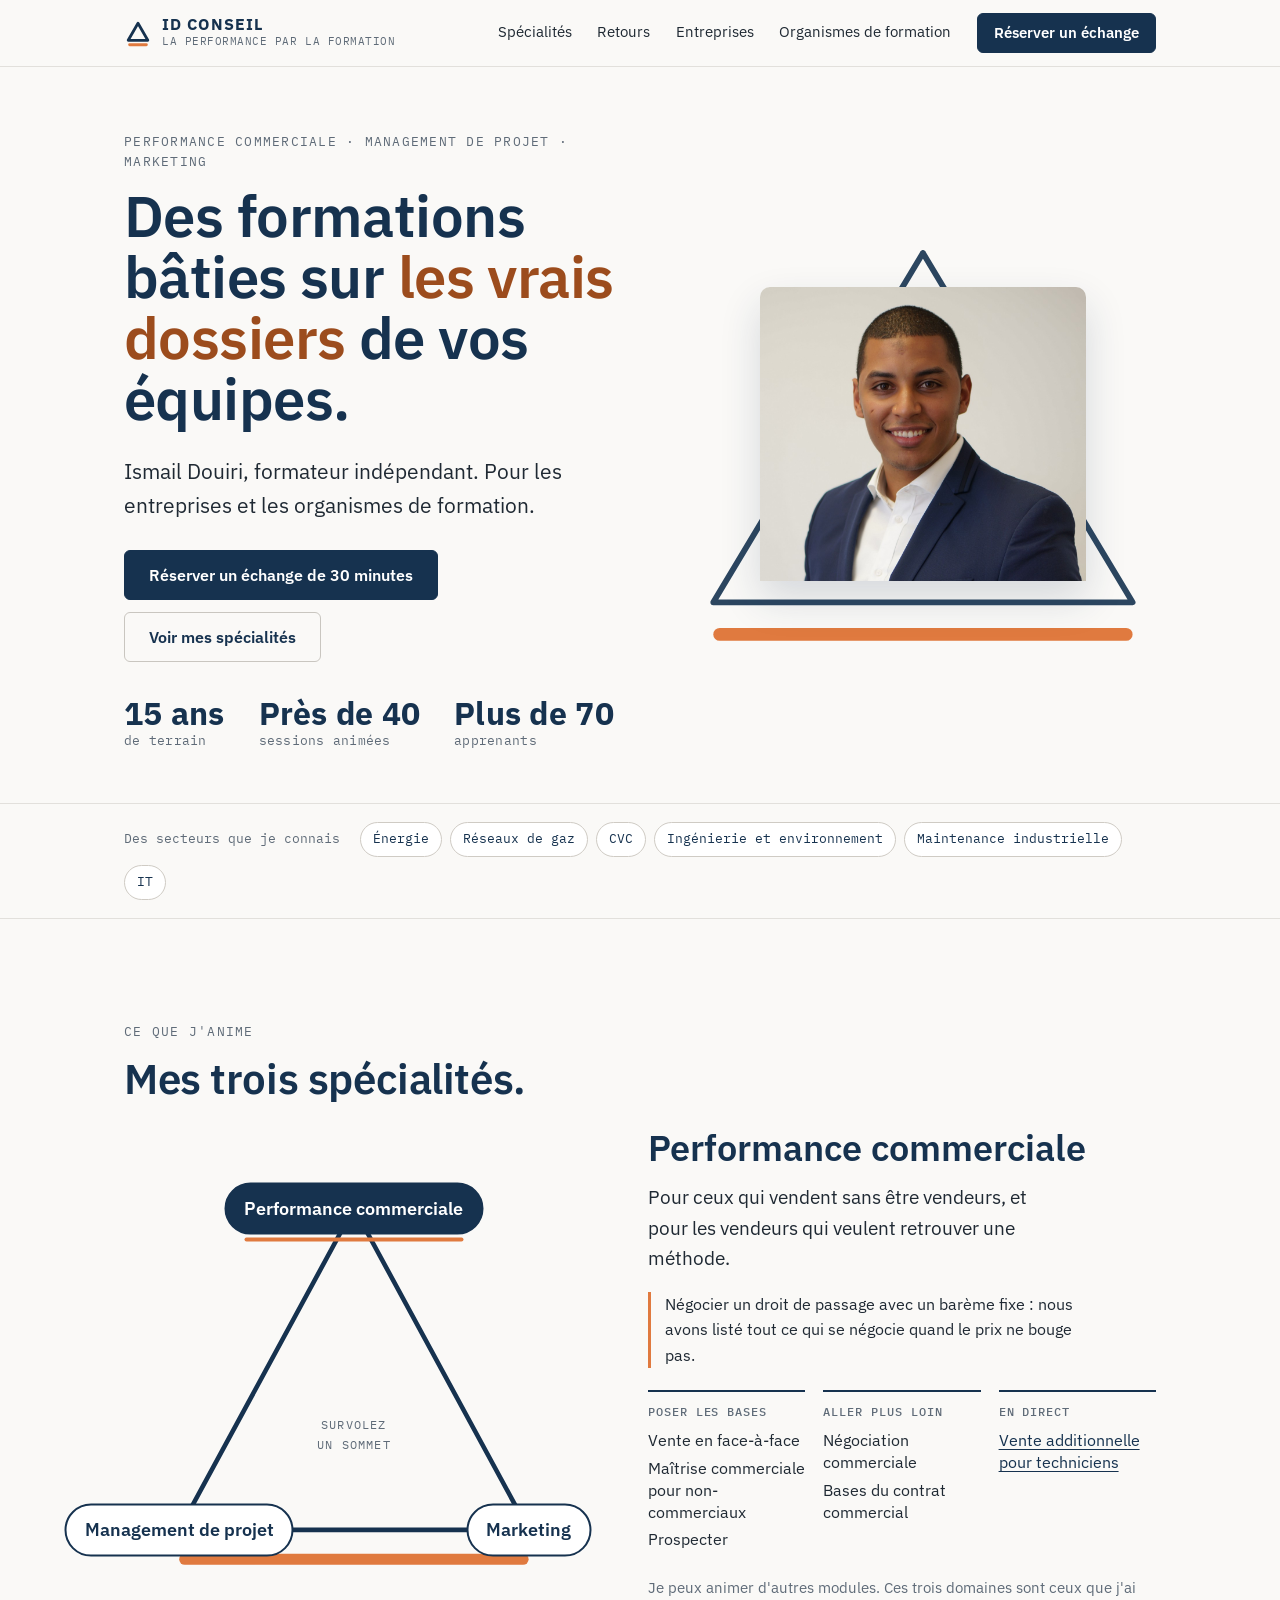
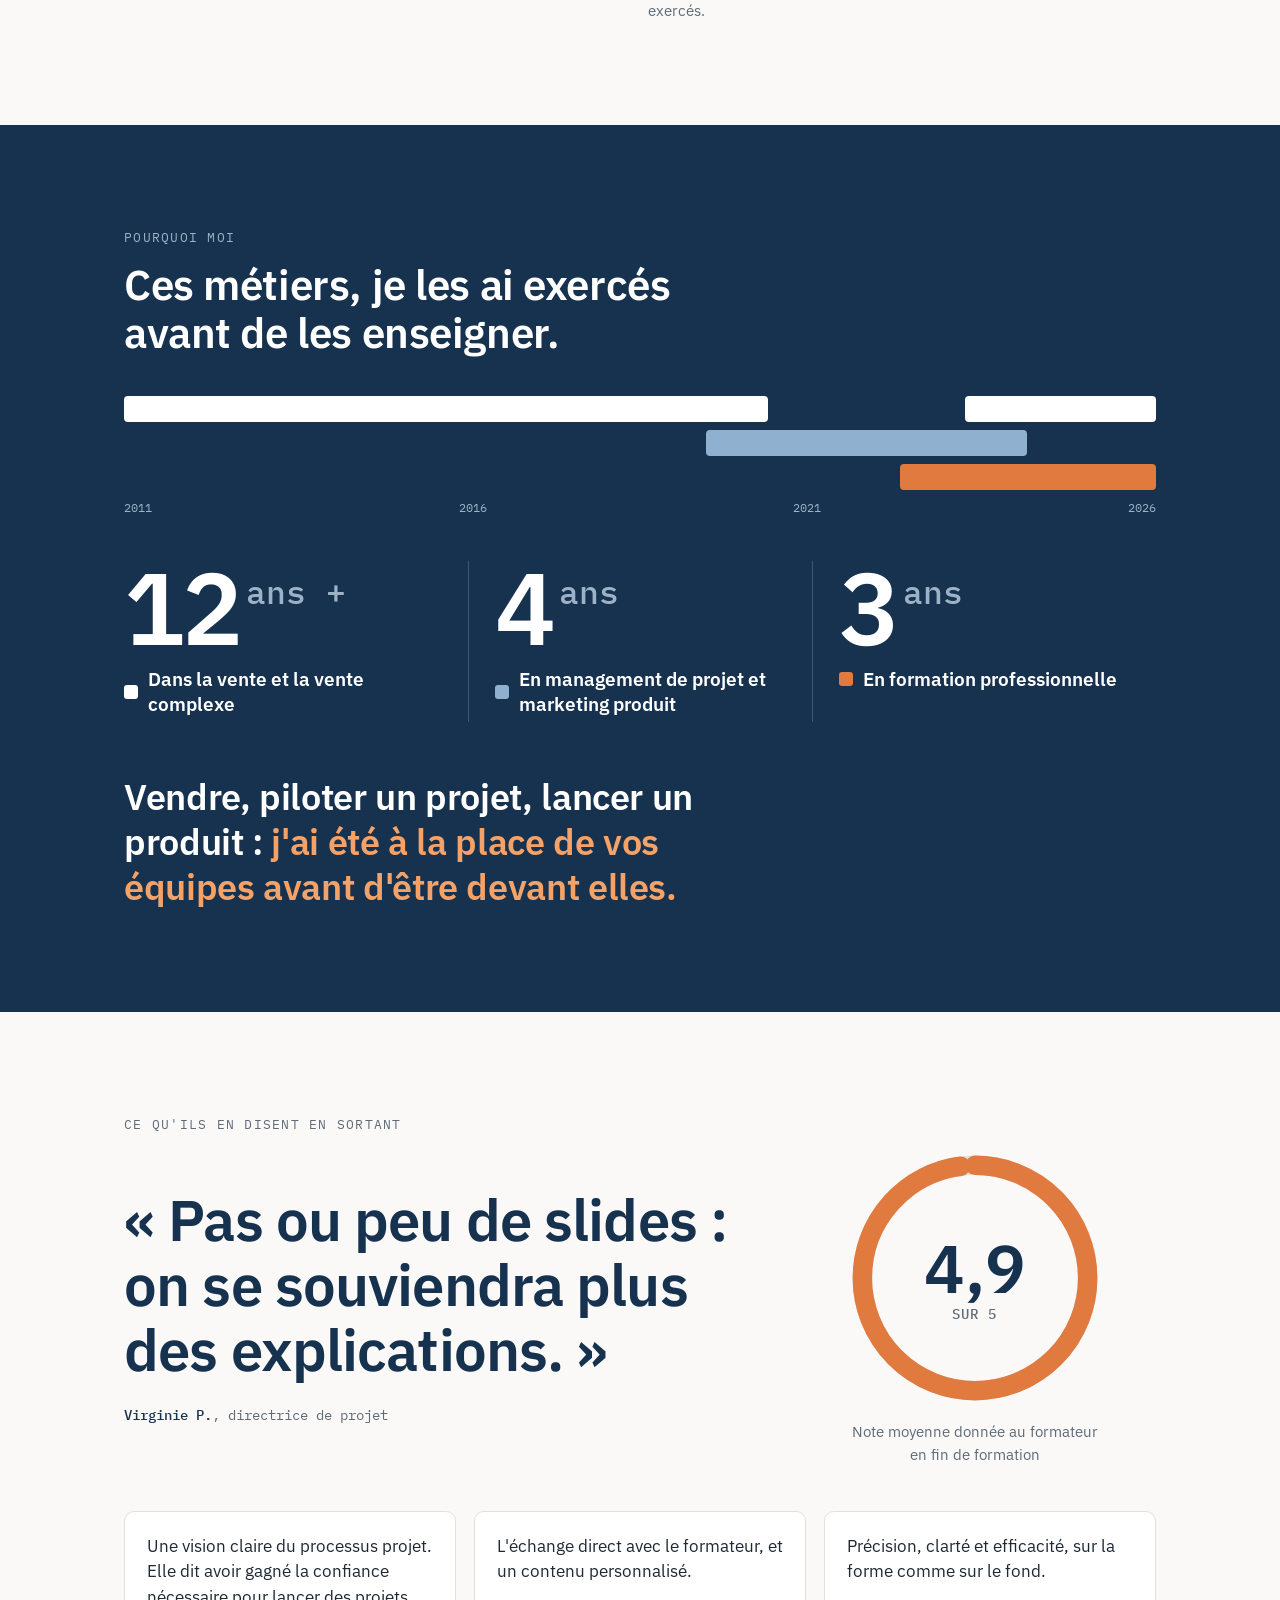
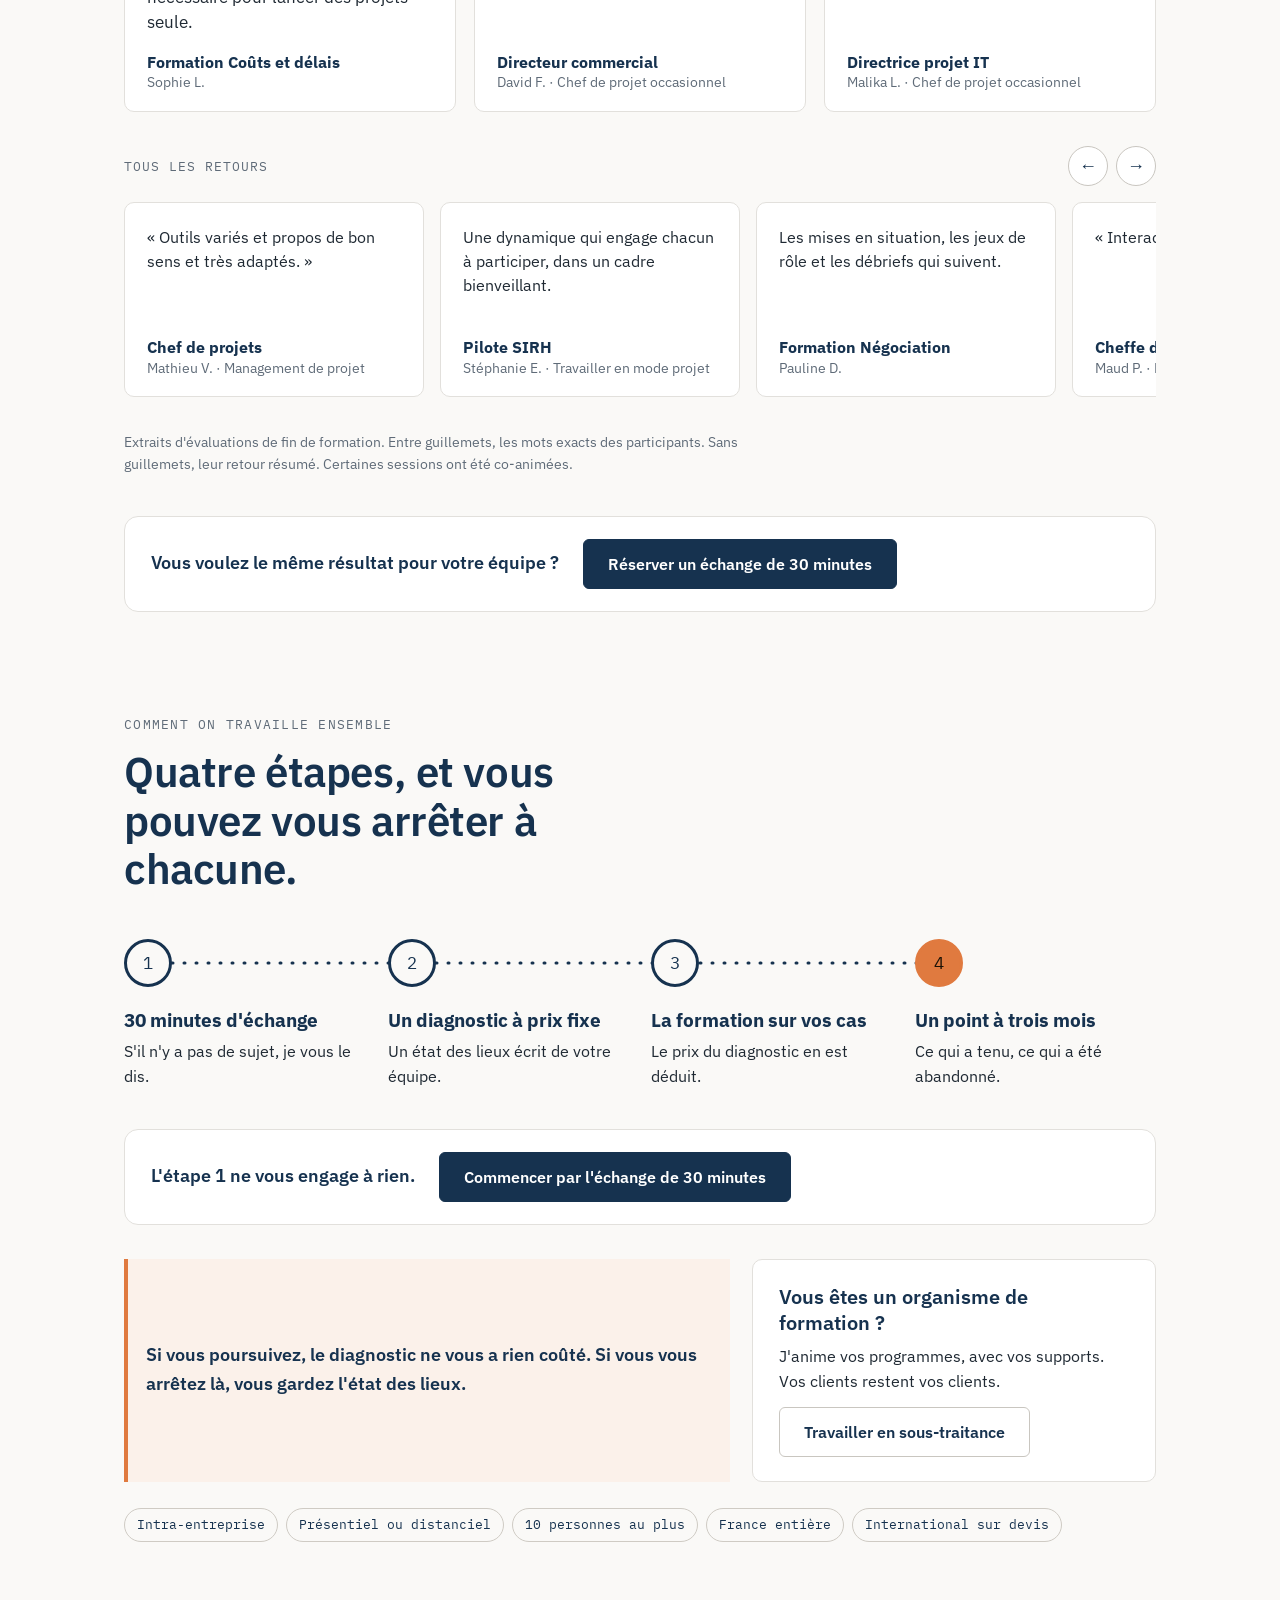
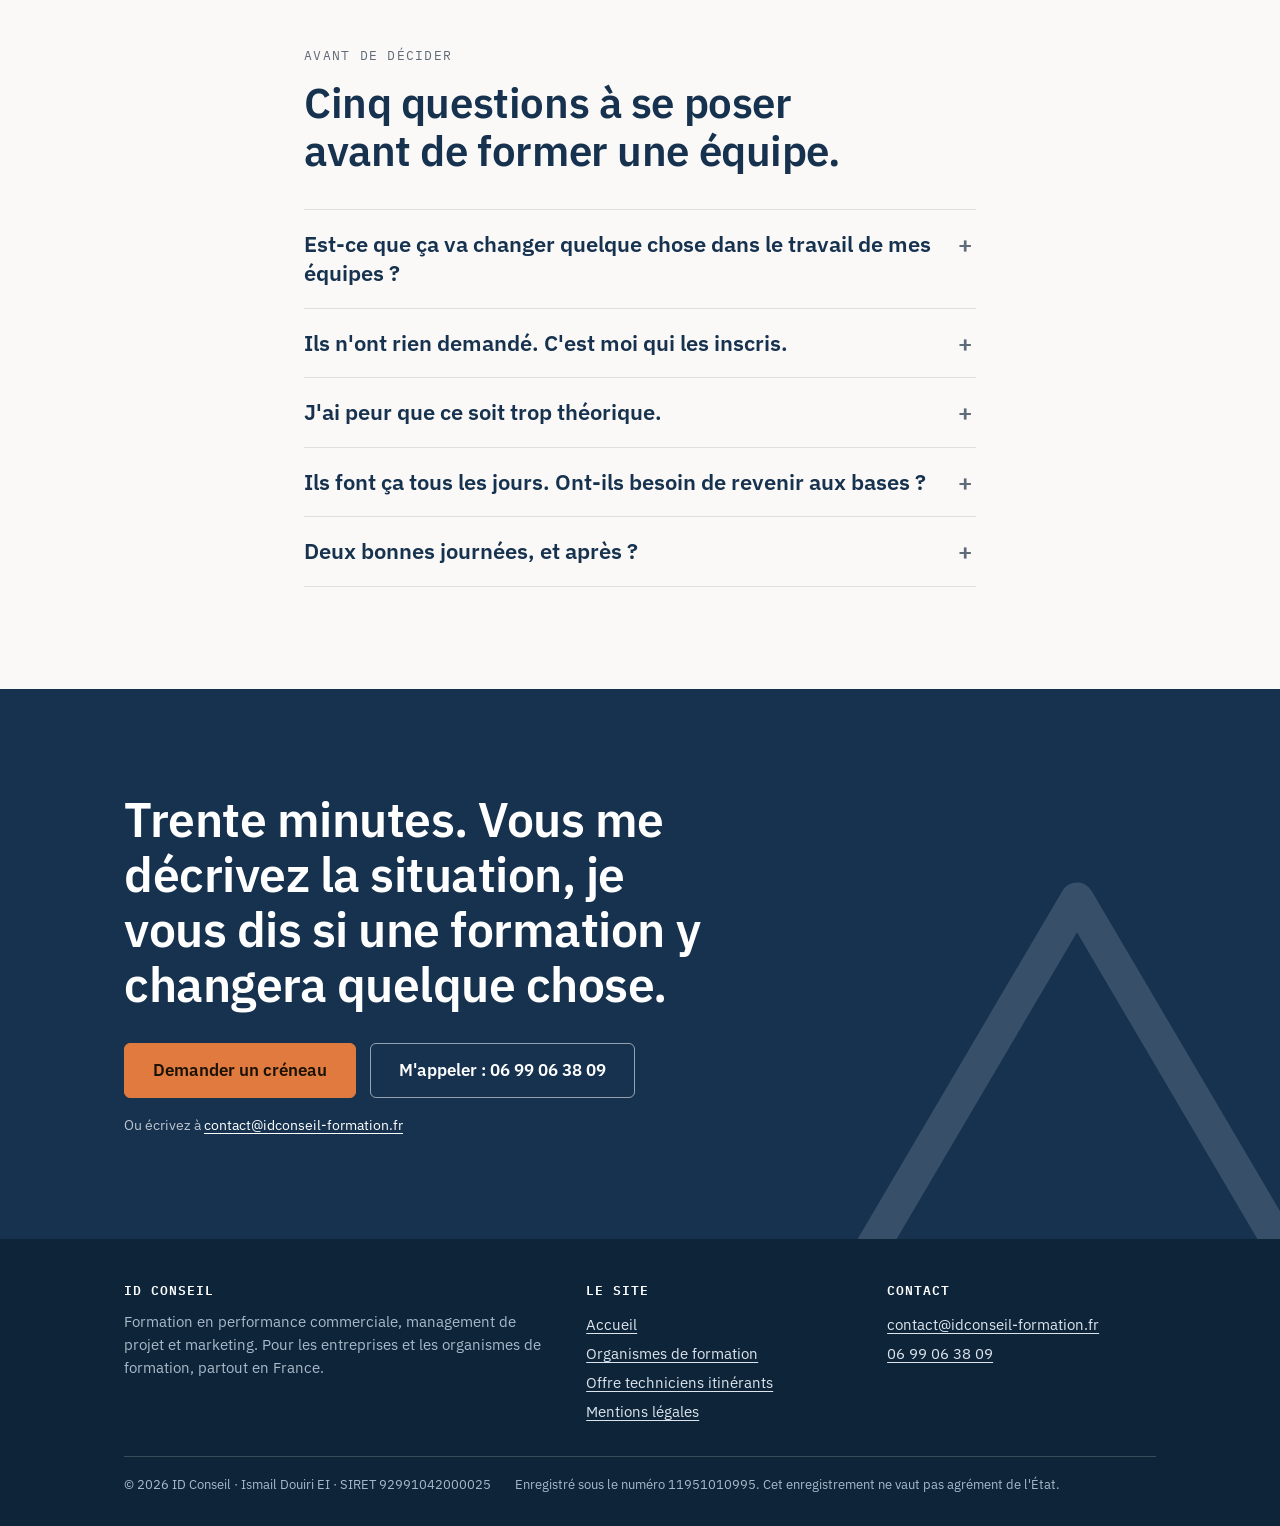
<file: index.html>
<!doctype html>
<html lang="fr">
<head>
<meta charset="utf-8">
<meta name="viewport" content="width=device-width, initial-scale=1">
<title>Ismail Douiri · Performance commerciale, management de projet, marketing</title>
<meta name="description" content="Ismail Douiri, formateur en performance commerciale, management de projet et marketing. Des formations bâties sur les situations réelles de vos équipes.">
<meta name="robots" content="index, follow">
<link rel="canonical" href="https://idconseil-formation.fr/">
<meta name="theme-color" content="#16324F">
<meta property="og:type" content="website">
<meta property="og:site_name" content="ID Conseil">
<meta property="og:locale" content="fr_FR">
<meta property="og:title" content="ID Conseil · Des formations ancrées dans le terrain de vos équipes">
<meta property="og:description" content="Performance commerciale, management de projet, marketing. Pour les entreprises et les organismes de formation.">
<meta property="og:url" content="https://idconseil-formation.fr/">
<meta property="og:image" content="https://idconseil-formation.fr/assets/img/og-image.png">
<meta name="twitter:card" content="summary_large_image">
<link rel="icon" href="assets/img/favicon.svg" type="image/svg+xml">
<link rel="icon" href="assets/img/favicon-32.png" sizes="32x32" type="image/png">
<link rel="apple-touch-icon" href="assets/img/apple-touch-icon.png">
<link rel="manifest" href="site.webmanifest">
<link rel="stylesheet" href="assets/fonts/fonts.css">
<link rel="stylesheet" href="assets/css/v3.css">
<link rel="stylesheet" href="assets/css/v3b.css">
<link rel="stylesheet" href="assets/css/v4.css">
<script>
/* Animations au défilement, jamais si les animations sont réduites. */
(function(){try{
  var d = document.documentElement;
  var calme = window.matchMedia('(prefers-reduced-motion: reduce)').matches;
  var large = window.matchMedia('(min-width: 900px)').matches;
  if(!calme){ d.classList.add('js'); }
}catch(e){}})();
</script>
<script type="application/ld+json">
{
  "@context": "https://schema.org",
  "@type": "ProfessionalService",
  "@id": "https://idconseil-formation.fr/#organisation",
  "name": "ID Conseil",
  "description": "Formation en performance commerciale, management de projet et marketing pour les entreprises et les organismes de formation.",
  "url": "https://idconseil-formation.fr/",
  "image": "https://idconseil-formation.fr/assets/img/og-image.png",
  "founder": {
    "@type": "Person",
    "@id": "https://idconseil-formation.fr/#ismail-douiri",
    "name": "Ismail Douiri",
    "jobTitle": "Formateur en performance commerciale, management de projet et marketing",
    "worksFor": {
      "@id": "https://idconseil-formation.fr/#organisation"
    },
    "url": "https://idconseil-formation.fr/"
  },
  "areaServed": {
    "@type": "Country",
    "name": "France"
  },
  "knowsAbout": [
    "performance commerciale",
    "management de projet",
    "gestion de projet",
    "management de projet",
    "vente",
    "négociation commerciale",
    "marketing",
    "formation professionnelle"
  ],
  "email": "contact@idconseil-formation.fr",
  "telephone": "+33699063809"
}
</script>
</head>
<body>

<a class="saut-lien" href="#contenu">Aller au contenu</a>

<header class="tete">
  <div class="wrap">
    <a class="marque" href="index.html">
      <svg viewBox="0 0 100 100" aria-hidden="true" id="logo">
        <path d="M50 15 L85 76 L15 76 Z" fill="none" stroke="#16324F" stroke-width="10" stroke-linejoin="round"/>
        <rect x="15" y="87" width="70" height="10" rx="5" fill="#E07A3F"/>
      </svg>
      <span><b>ID CONSEIL</b><small>La performance par la formation</small></span>
    </a>
    <button class="burger" type="button" aria-expanded="false" aria-controls="nav">Menu</button>
    <nav class="nav" id="nav" aria-label="Navigation principale">
      <a href="#specialites">Spécialités</a>
      <a href="#retours">Retours</a>
      <a href="#offre">Entreprises</a>
      <a href="organismes.html">Organismes de formation</a>
      <a class="btn" href="#contact">Réserver un échange</a>
    </nav>
  </div>
</header>

<main id="contenu">

<!-- =================== 1. HAUT DE PAGE -->
<section class="h4">
  <div class="wrap h4-g">
    <div class="h4-txt">
      <span class="sur">Performance commerciale · Management de projet · Marketing</span>
      <h1>Des formations bâties sur <em>les vrais dossiers</em> de vos équipes.</h1>
      <p class="chapo">Ismail Douiri, formateur indépendant. Pour les entreprises et les organismes de formation.</p>
      <div class="actions">
        <a class="btn" href="#contact">Réserver un échange de 30 minutes</a>
        <a class="btn btn-2" href="#specialites">Voir mes spécialités</a>
      </div>
      <ul class="h4-faits">
        <li><b>15 ans</b>de terrain</li>
        <li><b>Près de 40</b>sessions animées</li>
        <li><b>Plus de 70</b>apprenants</li>
      </ul>
    </div>
    <figure class="h4-fig rev">
      <svg class="h4-delta" viewBox="0 0 400 400" aria-hidden="true">
        <path class="trait" d="M200 30 L380 330 L20 330 Z"/>
        <rect class="barre" x="20" y="352" width="360" height="11" rx="5.5"/>
      </svg>
      <img src="assets/img/portrait-accueil.jpg" alt="Portrait d'Ismail Douiri" width="1124" height="2000">
    </figure>
  </div>
</section>

<div class="bande">
  <div class="wrap">
    <ul class="puces">
      <li>Des secteurs que je connais</li>
      <li>Énergie</li><li>Réseaux de gaz</li><li>CVC</li><li>Ingénierie et environnement</li><li>Maintenance industrielle</li><li>IT</li>
    </ul>
  </div>
</div>

<!-- =================== 2. MES TROIS SPÉCIALITÉS -->
<section id="specialites">
  <div class="wrap">
    <span class="sur">Ce que j'anime</span>
    <h2>Mes trois spécialités.</h2>

    <div class="tri-g">
      <div class="tri rev" role="tablist" aria-label="Mes trois spécialités">
        <svg viewBox="0 0 500 460" aria-hidden="true">
          <path class="trait" d="M250 50 L440 400 L60 400 Z"/>
          <rect class="barre" x="60" y="426" width="380" height="12" rx="6"/>
          <text class="centre" x="250" y="290">SURVOLEZ</text>
          <text class="centre" x="250" y="312">UN SOMMET</text>
        </svg>
        <button class="sommet" style="left:50%;top:11%" role="tab" id="tab-commerce" aria-controls="pan-commerce" aria-selected="true" type="button">Performance commerciale</button>
        <button class="sommet" style="left:12%;top:87%" role="tab" id="tab-projet" aria-controls="pan-projet" aria-selected="false" type="button">Management de projet</button>
        <button class="sommet" style="left:88%;top:87%" role="tab" id="tab-marketing" aria-controls="pan-marketing" aria-selected="false" type="button">Marketing</button>
      </div>

      <div class="pan">
        <div role="tabpanel" id="pan-commerce" aria-labelledby="tab-commerce">
          <h3>Performance commerciale</h3>
          <p class="qui">Pour ceux qui vendent sans être vendeurs, et pour les vendeurs qui veulent retrouver une méthode.</p>
          <p class="ex">Négocier un droit de passage avec un barème fixe : nous avons listé tout ce qui se négocie quand le prix ne bouge pas.</p>
          <div class="niv">
            <div><h4>Poser les bases</h4><ul><li>Vente en face-à-face</li><li>Maîtrise commerciale pour non-commerciaux</li><li>Prospecter</li></ul></div>
            <div><h4>Aller plus loin</h4><ul><li>Négociation commerciale</li><li>Bases du contrat commercial</li></ul></div>
            <div><h4>En direct</h4><ul><li><a href="techniciens.html">Vente additionnelle pour techniciens</a></li></ul></div>
          </div>
        </div>
        <div role="tabpanel" id="pan-projet" aria-labelledby="tab-projet" hidden>
          <h3>Management de projet</h3>
          <p class="qui">Pour ceux qui pilotent sans en avoir le titre, ou sans en avoir l'autorité.</p>
          <p class="ex">Un chargé de projet sans aucune autorité hiérarchique : nous avons travaillé la façon de demander, de dire non et d'expliquer le pourquoi.</p>
          <div class="niv">
            <div><h4>Découvrir</h4><ul><li>Travailler en mode projet</li><li>Chef de projet occasionnel</li></ul></div>
            <div><h4>Maîtriser</h4><ul><li>Management de projet, niveaux 1 et 2</li><li>Coûts et délais</li><li>Risques</li></ul></div>
            <div><h4>Entraîner</h4><ul><li>Leadership en mode projet</li><li>Accompagner le changement</li><li>Fonction de tuteur</li><li>Recadrer ou débriefer un collaborateur</li></ul></div>
          </div>
        </div>
        <div role="tabpanel" id="pan-marketing" aria-labelledby="tab-marketing" hidden>
          <h3>Marketing</h3>
          <p class="qui">Pour ceux qui doivent comprendre leur marché sans être marketeurs.</p>
          <p class="ex">Chef de produit, j'ai mené l'étude de marché qui a sauvé une gamme promise à l'abandon.</p>
          <div class="niv">
            <div><h4>Poser les bases</h4><ul><li>Le marketing pour les non-marketeurs</li></ul></div>
            <div><h4>Aller plus loin</h4><ul><li>Du diagnostic au plan marketing</li><li>Marketing produit et lancement de gamme</li></ul></div>
            <div><h4>Le digital</h4><ul><li>Bases du marketing digital</li><li>Communication et création de contenu</li></ul></div>
          </div>
        </div>
        <p class="pan-note">Je peux animer d'autres modules. Ces trois domaines sont ceux que j'ai exercés.</p>
      </div>
    </div>
  </div>
</section>

<!-- =================== 3. POURQUOI MOI -->
<section id="parcours" class="sombre">
  <div class="wrap">
    <span class="sur">Pourquoi moi</span>
    <h2>Ces métiers, je les ai exercés avant de les enseigner.</h2>

    <div class="frise rev" role="img" aria-label="Frise de 2011 à 2026. Vente de 2011 à 2020, puis depuis 2024. Management de projet et marketing produit de 2020 à 2024. Formation depuis 2023.">
      <div class="frise-l"><span class="b-vente" style="grid-column:1/11"></span><span class="b-vente" style="grid-column:14/17"></span></div>
      <div class="frise-l"><span class="b-mkt" style="grid-column:10/15"></span></div>
      <div class="frise-l"><span class="b-form" style="grid-column:13/17"></span></div>
      <div class="frise-a"><span>2011</span><span>2016</span><span>2021</span><span>2026</span></div>
    </div>

    <div class="grands">
      <div class="grand rev">
        <b>12<sup>ans +</sup></b>
        <h3><i class="b-vente"></i>Dans la vente et la vente complexe</h3>
      </div>
      <div class="grand rev r2">
        <b>4<sup>ans</sup></b>
        <h3><i class="b-mkt"></i>En management de projet et marketing produit</h3>
      </div>
      <div class="grand rev r3">
        <b>3<sup>ans</sup></b>
        <h3><i class="b-form"></i>En formation professionnelle</h3>
      </div>
    </div>

    <p class="phrase rev">Vendre, piloter un projet, lancer un produit : <span>j'ai été à la place de vos équipes avant d'être devant elles.</span></p>
  </div>
</section>

<!-- =================== 4. LES RETOURS -->
<section id="retours">
  <div class="wrap">
    <span class="sur">Ce qu'ils en disent en sortant</span>
    <div class="cit-g">
      <figure class="grande rev">
        <blockquote>« Pas ou peu de slides : on se souviendra plus des explications. »</blockquote>
        <figcaption><b>Virginie P.</b>, directrice de projet</figcaption>
      </figure>
      <div class="jauge rev r2">
        <svg viewBox="0 0 120 120" aria-hidden="true">
          <circle class="fond" cx="60" cy="60" r="52"/>
          <circle class="trait" cx="60" cy="60" r="52" data-part="0.98"/>
        </svg>
        <b><span>4,9<small>SUR 5</small></span></b>
        <p>Note moyenne donnée au formateur en fin de formation</p>
      </div>
    </div>

    <div class="avis3">
      <figure class="avis rev">
        <p>Une vision claire du processus projet. Elle dit avoir gagné la confiance nécessaire pour lancer des projets seule.</p>
        <footer><b>Formation Coûts et délais</b>Sophie L.</footer>
      </figure>
      <figure class="avis rev r2">
        <p>L'échange direct avec le formateur, et un contenu personnalisé.</p>
        <footer><b>Directeur commercial</b>David F. · Chef de projet occasionnel</footer>
      </figure>
      <figure class="avis rev r3">
        <p>Précision, clarté et efficacité, sur la forme comme sur le fond.</p>
        <footer><b>Directrice projet IT</b>Malika L. · Chef de projet occasionnel</footer>
      </figure>
    </div>

    <div class="defile-t">
      <span>Tous les retours</span>
      <div class="fleches">
        <button type="button" data-sens="-1" aria-label="Retours précédents">←</button>
        <button type="button" data-sens="1" aria-label="Retours suivants">→</button>
      </div>
    </div>
    <div class="defile" id="defile" tabindex="0" aria-label="Autres retours d'apprenants, à faire défiler">
      <figure class="avis"><p>« Outils variés et propos de bon sens et très adaptés. »</p><footer><b>Chef de projets</b>Mathieu V. · Management de projet</footer></figure>
      <figure class="avis"><p>Une dynamique qui engage chacun à participer, dans un cadre bienveillant.</p><footer><b>Pilote SIRH</b>Stéphanie E. · Travailler en mode projet</footer></figure>
      <figure class="avis"><p>Les mises en situation, les jeux de rôle et les débriefs qui suivent.</p><footer><b>Formation Négociation</b>Pauline D.</footer></figure>
      <figure class="avis"><p>« Interactif, mises en application. »</p><footer><b>Cheffe de projet</b>Maud P. · Management de projet</footer></figure>
      <figure class="avis"><p>Des concepts simplifiés, expliqués avec beaucoup de pédagogie.</p><footer><b>Formation Marketing</b>Florence B.</footer></figure>
      <figure class="avis"><p>Le format, la personnalisation, et un contenu adapté en cours de route.</p><footer><b>Technicienne de conception</b>Alexandra B.</footer></figure>
      <figure class="avis"><p>Maîtrise du sujet, échanges de qualité.</p><footer><b>Chef de pôle</b>Erwan M. · Coûts et délais</footer></figure>
      <figure class="avis"><p>« Qualité des intervenants et qualité de l'accueil. Partage des retours d'expérience avec le groupe. »</p><footer><b>Chef de projet</b>Loïc V. · Management de projet</footer></figure>
      <figure class="avis"><p>Un formateur à l'écoute, de solides connaissances, une formation personnalisée.</p><footer><b>Gestionnaire référente</b>Caroline G. · Management de projet niveau 2</footer></figure>
      <figure class="avis"><p>Vraiment pédagogue.</p><footer><b>Analyste en intelligence économique</b>Hugo C. · Travailler en mode projet</footer></figure>
      <figure class="avis"><p>Les échanges, un contenu personnalisé, des retours directs.</p><footer><b>Formation Leadership en mode projet</b>Jean-Noël</footer></figure>
      <figure class="avis"><p>« Interactivité de la formation. »</p><footer><b>Ingénieure de projets</b>Kristelle R. · Management de projet</footer></figure>
      <figure class="avis"><p>« Ambiance, informations communiquées. »</p><footer><b>Chef de projets</b>Mathieu M. · Management de projet</footer></figure>
    </div>
    <p class="note">Extraits d'évaluations de fin de formation. Entre guillemets, les mots exacts
      des participants. Sans guillemets, leur retour résumé. Certaines sessions ont été co-animées.</p>
    <div class="relance">
      <p>Vous voulez le même résultat pour votre équipe ?</p>
      <a class="btn" href="#contact">Réserver un échange de 30 minutes</a>
    </div>
  </div>
</section>

<!-- =================== 5. L'OFFRE -->
<section id="offre" style="padding-top:0">
  <div class="wrap">
    <span class="sur">Comment on travaille ensemble</span>
    <h2>Quatre étapes, et vous pouvez vous arrêter à chacune.</h2>

    <div class="route">
      <svg aria-hidden="true"><line x1="24" y1="30" x2="100%" y2="30" stroke="#16324F" stroke-width="3" stroke-dasharray="1 11" stroke-linecap="round"/></svg>
      <ol>
        <li class="rev" data-n="1"><strong>30 minutes d'échange</strong><span>S'il n'y a pas de sujet, je vous le dis.</span></li>
        <li class="rev r2" data-n="2"><strong>Un diagnostic à prix fixe</strong><span>Un état des lieux écrit de votre équipe.</span></li>
        <li class="rev r3" data-n="3"><strong>La formation sur vos cas</strong><span>Le prix du diagnostic en est déduit.</span></li>
        <li class="rev r3" data-n="4"><strong>Un point à trois mois</strong><span>Ce qui a tenu, ce qui a été abandonné.</span></li>
      </ol>
    </div>

    <div class="relance">
      <p>L'étape 1 ne vous engage à rien.</p>
      <a class="btn" href="#contact">Commencer par l'échange de 30 minutes</a>
    </div>

    <div class="duo">
      <p class="garantie">Si vous poursuivez, le diagnostic ne vous a rien coûté. Si vous vous arrêtez là, vous gardez l'état des lieux.</p>
      <div class="offre">
        <h3>Vous êtes un organisme de formation ?</h3>
        <p>J'anime vos programmes, avec vos supports. Vos clients restent vos clients.</p>
        <a class="btn btn-2" href="organismes.html">Travailler en sous-traitance</a>
      </div>
    </div>

    <ul class="modal">
      <li>Intra-entreprise</li><li>Présentiel ou distanciel</li><li>10 personnes au plus</li><li>France entière</li><li>International sur devis</li>
    </ul>
  </div>
</section>

<!-- =================== 6. LES QUESTIONS -->
<section id="questions" style="padding-top:0">
  <div class="wrap etroit">
    <span class="sur">Avant de décider</span>
    <h2>Cinq questions à se poser avant de former une équipe.</h2>

    <div class="faq">
      <details>
        <summary>Est-ce que ça va changer quelque chose dans le travail de mes équipes ?</summary>
        <div class="rep"><p>Seulement si la formation parle de leur travail. Avant chaque
          session, je demande qui sera dans la salle et sur quels dossiers. Les exercices sont
          écrits sur ces situations.</p></div>
      </details>
      <details>
        <summary>Ils n'ont rien demandé. C'est moi qui les inscris.</summary>
        <div class="rep"><p>C'est le cas le plus courant. La première heure sert à cela :
          chacun dit ce qui lui complique le travail, et nous partons de là.</p></div>
      </details>
      <details>
        <summary>J'ai peur que ce soit trop théorique.</summary>
        <div class="rep"><p>La question vient avant la théorie, jamais l'inverse. Une
          participante l'a écrit : « Formation vivante par échanges, pas un déroulé rigide
          d'une présentation. »</p></div>
      </details>
      <details>
        <summary>Ils font ça tous les jours. Ont-ils besoin de revenir aux bases ?</summary>
        <div class="rep"><p>Ce sont eux qui en tirent le plus. Quand on a appris en faisant,
          on sait quoi faire, rarement pourquoi. Une cheffe de projet l'a résumé : « prise de
          recul sur nos habitudes ».</p></div>
      </details>
      <details>
        <summary>Deux bonnes journées, et après ?</summary>
        <div class="rep"><p>Chacun repart avec un engagement, un seul, sur une situation
          réelle. La séance suivante s'ouvre dessus.</p></div>
      </details>
    </div>
  </div>
</section>

<!-- =================== 7. LE CONTACT -->
<section id="contact" class="sombre contact fin">
  <svg class="filigrane" viewBox="0 0 100 100" aria-hidden="true"><path d="M50 12 L90 80 L10 80 Z"/></svg>
  <div class="wrap">
    <h2>Trente minutes. Vous me décrivez la situation, je vous dis si une formation y changera quelque chose.</h2>
    <div class="actions contact-btns">
      <a class="btn" href="mailto:contact@idconseil-formation.fr?subject=Demande%20de%20cr%C3%A9neau%20%3A%20%C3%A9change%20de%2030%20minutes&amp;body=Bonjour%2C%0A%0AMes%20disponibilit%C3%A9s%20pour%20un%20%C3%A9change%20de%2030%20minutes%20%28deux%20ou%20trois%20cr%C3%A9neaux%29%20%3A%0A-%20%0A-%20%0A%0AMa%20demande%20en%20quelques%20mots%20%3A%0A%0A%0ACordialement%2C">Demander un créneau</a>
      <a class="btn btn-2" href="tel:+33699063809">M'appeler : 06 99 06 38 09</a>
    </div>
    <p class="adresse">Ou écrivez à <a href="mailto:contact@idconseil-formation.fr">contact@idconseil-formation.fr</a></p>
  </div>
</section>

</main>

<footer class="pied">
  <div class="wrap">
    <div class="pied-g">
      <div>
        <h2>ID Conseil</h2>
        <p>Formation en performance commerciale, management de projet et marketing. Pour les entreprises et les organismes de formation, partout en France.</p>
      </div>
      <div>
        <h2>Le site</h2>
        <ul>
          <li><a href="index.html">Accueil</a></li>
          <li><a href="organismes.html">Organismes de formation</a></li>
          <li><a href="techniciens.html">Offre techniciens itinérants</a></li>
          <li><a href="mentions-legales.html">Mentions légales</a></li>
        </ul>
      </div>
      <div>
        <h2>Contact</h2>
        <ul>
          <li><a href="mailto:contact@idconseil-formation.fr">contact@idconseil-formation.fr</a></li>
          <li><a href="tel:+33699063809">06 99 06 38 09</a></li>
        </ul>
      </div>
    </div>
    <div class="pied-bas">
      <span>© 2026 ID Conseil · Ismail Douiri EI · SIRET 92991042000025</span>
      <span>Enregistré sous le numéro 11951010995. Cet enregistrement ne vaut pas agrément de l'État.</span>
    </div>
  </div>
</footer>

<script src="assets/js/v4.js"></script>
</body>
</html>
</file>
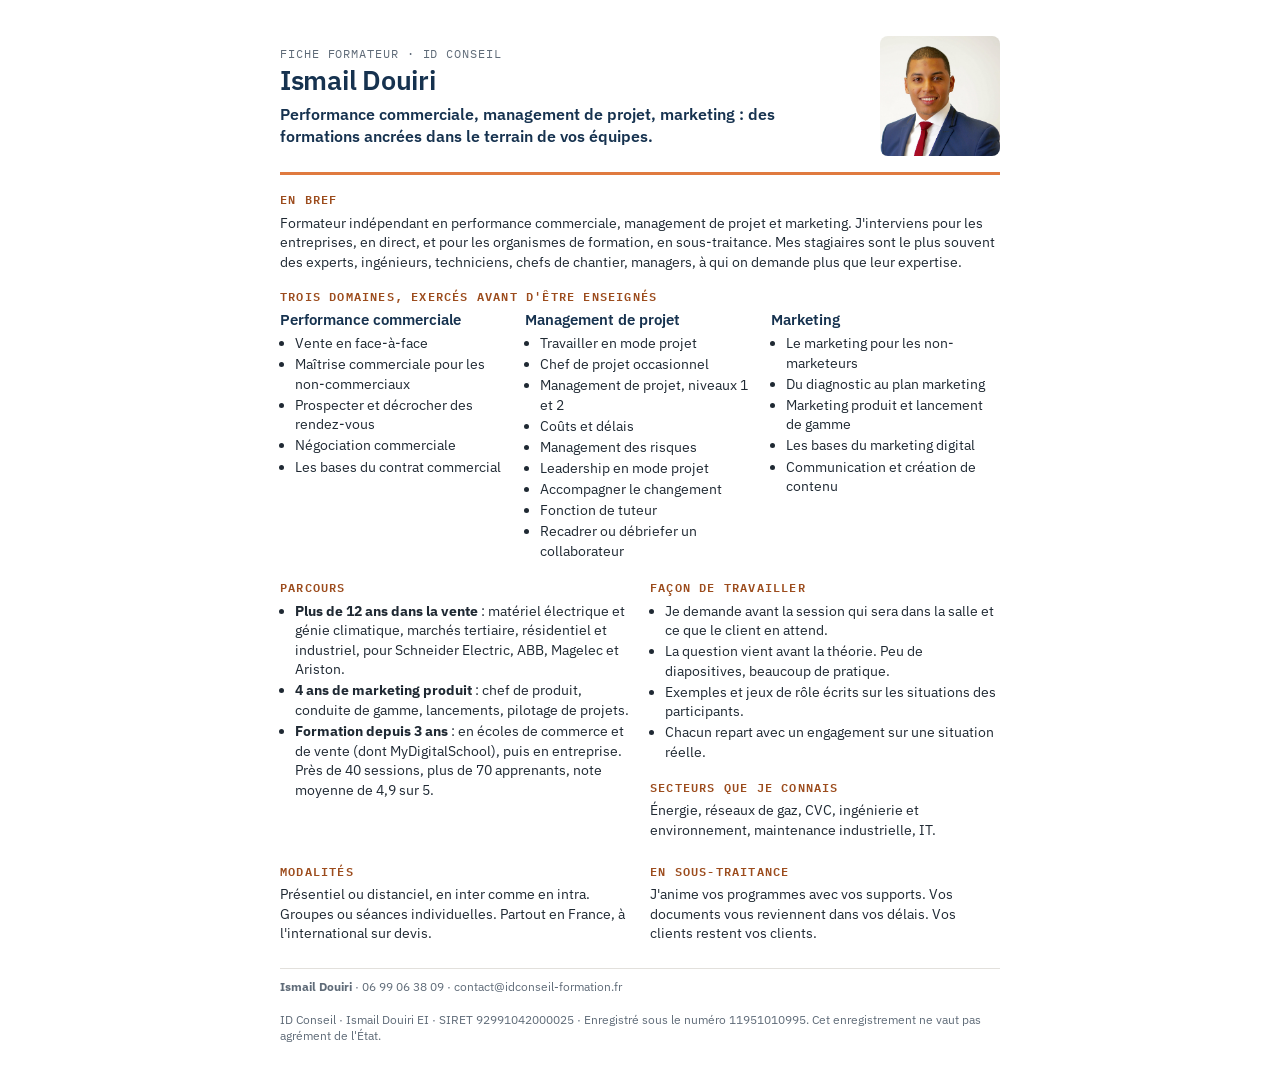
<file: fiche-formateur.html>
<!doctype html>
<html lang="fr">
<head>
<meta charset="utf-8">
<meta name="viewport" content="width=device-width, initial-scale=1">
<title>Fiche formateur · Ismail Douiri · ID Conseil</title>
<meta name="robots" content="noindex">
<link rel="stylesheet" href="assets/fonts/fonts.css">
<link rel="stylesheet" href="assets/css/v3.css">
</head>
<body style="background:#fff">
<div class="fiche">

  <header>
    <div>
      <span class="role">Fiche formateur · ID Conseil</span>
      <h1>Ismail Douiri</h1>
      <p class="accroche">Performance commerciale, management de projet, marketing : des formations ancrées dans le terrain de vos équipes.</p>
    </div>
    <img src="assets/img/portrait-serre.jpg" alt="Portrait d'Ismail Douiri">
  </header>

  <h2>En bref</h2>
  <p>Formateur indépendant en performance commerciale, management de projet et marketing. J'interviens pour les
    entreprises, en direct, et pour les organismes de formation, en sous-traitance. Mes
    stagiaires sont le plus souvent des experts, ingénieurs, techniciens, chefs de chantier,
    managers, à qui on demande plus que leur expertise.</p>

  <h2>Trois domaines, exercés avant d'être enseignés</h2>
  <div class="col3">
    <div>
      <h3>Performance commerciale</h3>
      <ul>
        <li>Vente en face-à-face</li>
        <li>Maîtrise commerciale pour les non-commerciaux</li>
        <li>Prospecter et décrocher des rendez-vous</li>
        <li>Négociation commerciale</li>
        <li>Les bases du contrat commercial</li>
      </ul>
    </div>
    <div>
      <h3>Management de projet</h3>
      <ul>
        <li>Travailler en mode projet</li>
        <li>Chef de projet occasionnel</li>
        <li>Management de projet, niveaux 1 et 2</li>
        <li>Coûts et délais</li>
        <li>Management des risques</li>
        <li>Leadership en mode projet</li>
        <li>Accompagner le changement</li>
        <li>Fonction de tuteur</li>
        <li>Recadrer ou débriefer un collaborateur</li>
      </ul>
    </div>
    <div>
      <h3>Marketing</h3>
      <ul>
        <li>Le marketing pour les non-marketeurs</li>
        <li>Du diagnostic au plan marketing</li>
        <li>Marketing produit et lancement de gamme</li>
        <li>Les bases du marketing digital</li>
        <li>Communication et création de contenu</li>
      </ul>
    </div>
  </div>

  <div class="col2">
    <div>
      <h2>Parcours</h2>
      <ul>
        <li><strong>Plus de 12 ans dans la vente</strong> : matériel électrique et génie climatique, marchés tertiaire, résidentiel et industriel, pour Schneider Electric, ABB, Magelec et Ariston.</li>
        <li><strong>4 ans de marketing produit</strong> : chef de produit, conduite de gamme, lancements, pilotage de projets.</li>
        <li><strong>Formation depuis 3 ans</strong> : en écoles de commerce et de vente (dont MyDigitalSchool), puis en entreprise. Près de 40 sessions, plus de 70 apprenants, note moyenne de 4,9 sur 5.</li>
      </ul>
    </div>
    <div>
      <h2>Façon de travailler</h2>
      <ul>
        <li>Je demande avant la session qui sera dans la salle et ce que le client en attend.</li>
        <li>La question vient avant la théorie. Peu de diapositives, beaucoup de pratique.</li>
        <li>Exemples et jeux de rôle écrits sur les situations des participants.</li>
        <li>Chacun repart avec un engagement sur une situation réelle.</li>
      </ul>
      <h2>Secteurs que je connais</h2>
      <p>Énergie, réseaux de gaz, CVC, ingénierie et environnement, maintenance industrielle, IT.</p>
    </div>
  </div>

  <div class="col2">
    <div>
      <h2>Modalités</h2>
      <p>Présentiel ou distanciel, en inter comme en intra. Groupes ou séances individuelles.
        Partout en France, à l'international sur devis.</p>
    </div>
    <div>
      <h2>En sous-traitance</h2>
      <p>J'anime vos programmes avec vos supports. Vos documents vous reviennent dans vos
        délais. Vos clients restent vos clients.</p>
    </div>
  </div>

  <footer>
    <span><strong>Ismail Douiri</strong> · 06 99 06 38 09 · contact@idconseil-formation.fr</span>
    <span>ID Conseil · Ismail Douiri EI · SIRET 92991042000025 · Enregistré sous le numéro 11951010995. Cet enregistrement ne vaut pas agrément de l'État.</span>
  </footer>

</div>
</body>
</html>
</file>
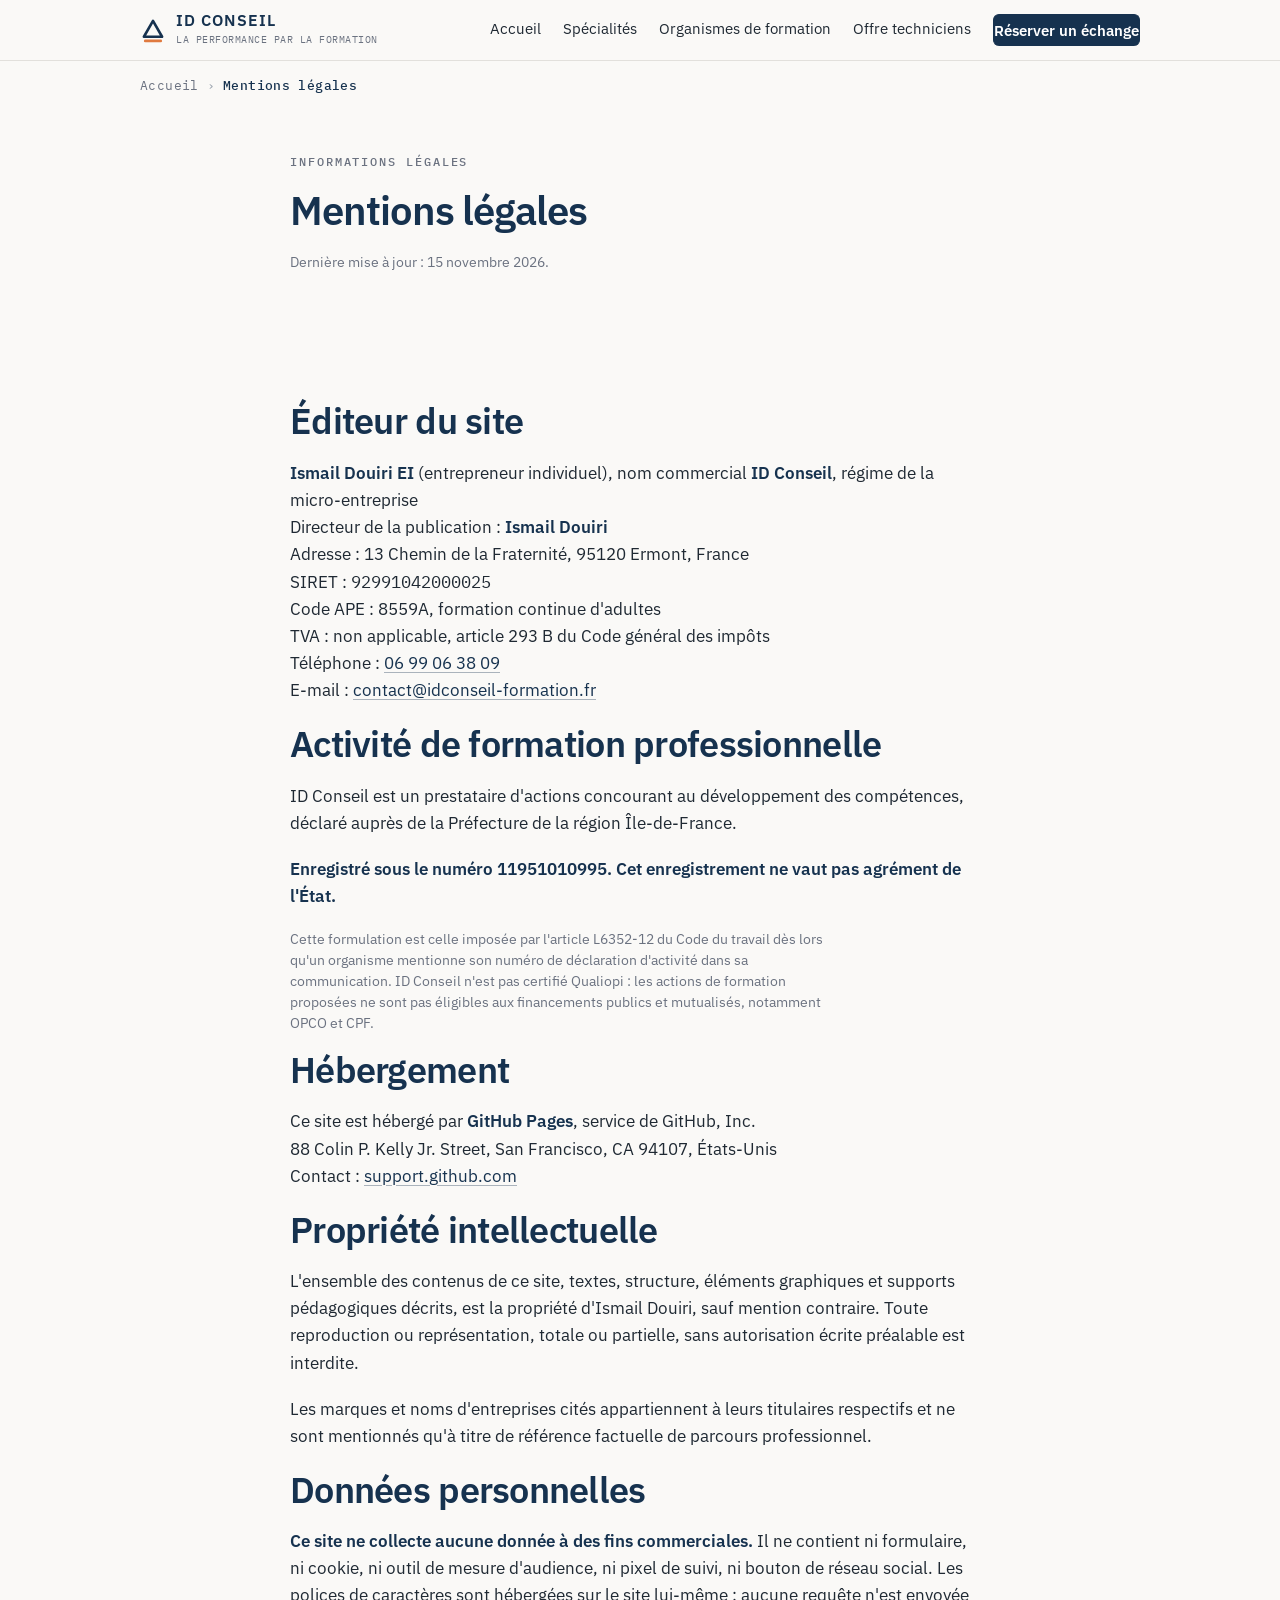
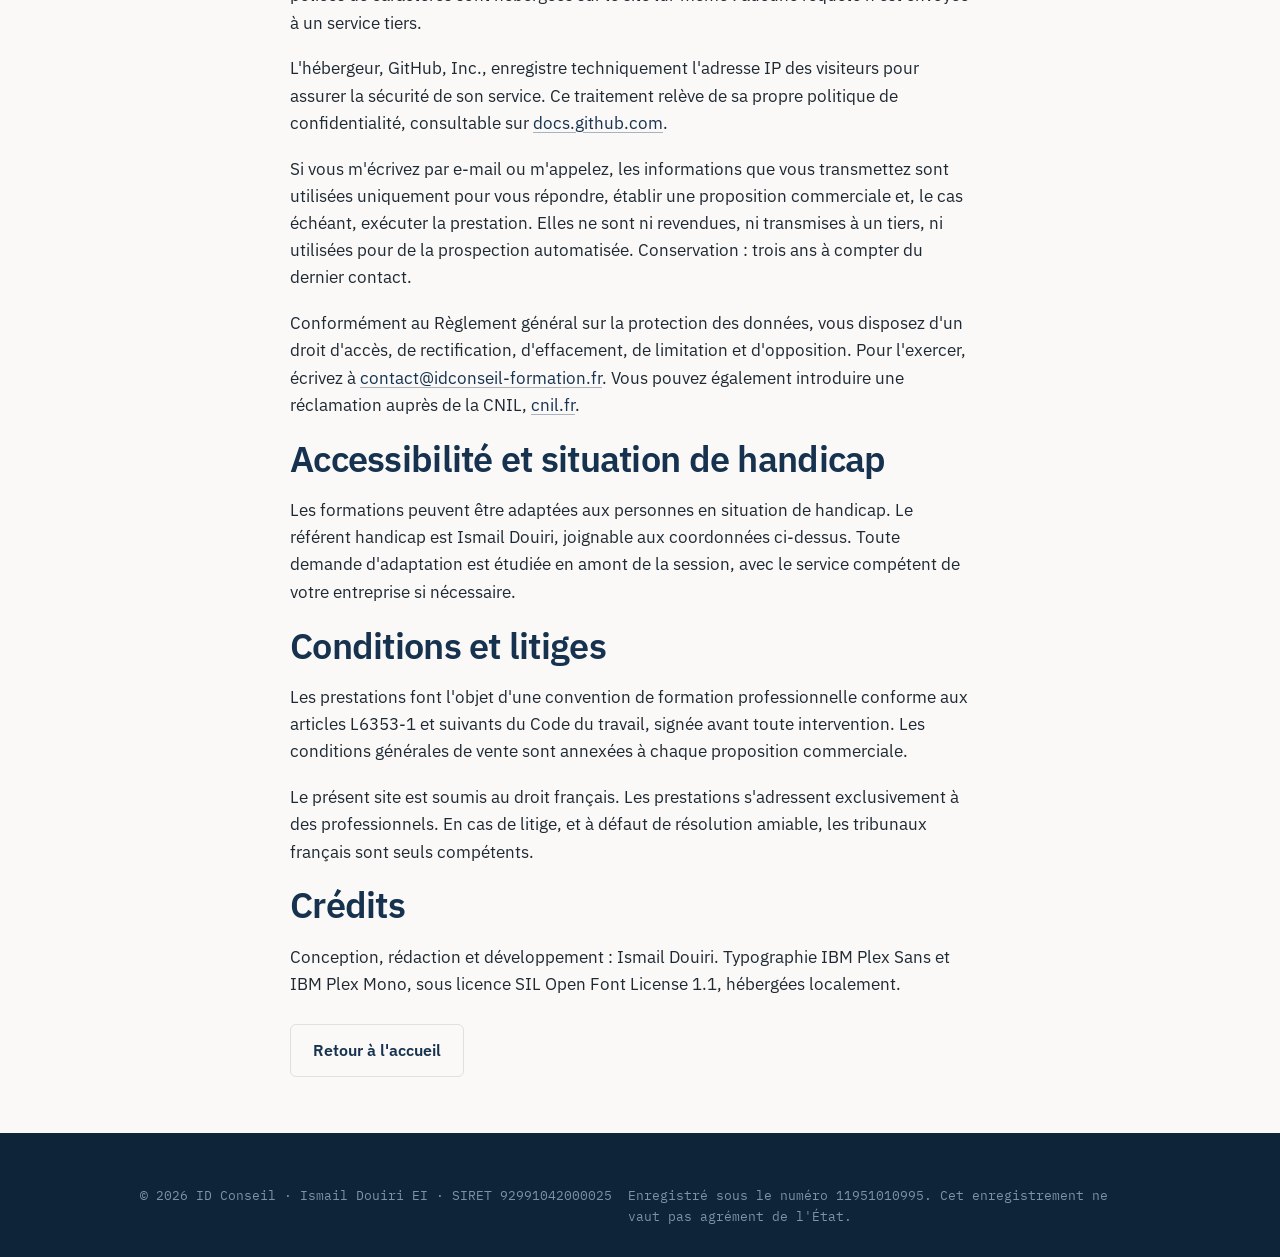
<file: mentions-legales.html>
<!doctype html>
<html lang="fr">
<head>
<meta charset="utf-8">
<meta name="viewport" content="width=device-width, initial-scale=1">
<title>Mentions légales — ID Conseil</title>
<meta name="description" content="Éditeur, hébergement, propriété intellectuelle, données personnelles et accessibilité du site ID Conseil.">
<meta name="robots" content="noindex, nofollow">
<link rel="canonical" href="https://idconseil-formation.fr/mentions-legales.html">
<meta name="author" content="ID Conseil">
<meta name="theme-color" content="#16324F">

<meta property="og:type" content="website">
<meta property="og:site_name" content="ID Conseil">
<meta property="og:locale" content="fr_FR">
<meta property="og:title" content="Mentions légales — ID Conseil">
<meta property="og:description" content="Éditeur, hébergement, propriété intellectuelle, données personnelles et accessibilité du site ID Conseil.">
<meta property="og:url" content="https://idconseil-formation.fr/mentions-legales.html">
<meta property="og:image" content="https://idconseil-formation.fr/assets/img/og-image.png">
<meta property="og:image:width" content="1200">
<meta property="og:image:height" content="630">
<meta property="og:image:alt" content="ID Conseil, performance commerciale mesurée">
<meta name="twitter:card" content="summary_large_image">
<meta name="twitter:title" content="Mentions légales — ID Conseil">
<meta name="twitter:description" content="Éditeur, hébergement, propriété intellectuelle, données personnelles et accessibilité du site ID Conseil.">
<meta name="twitter:image" content="https://idconseil-formation.fr/assets/img/og-image.png">

<link rel="icon" href="assets/img/favicon.svg" type="image/svg+xml">
<link rel="icon" href="assets/img/favicon-32.png" sizes="32x32" type="image/png">
<link rel="apple-touch-icon" href="assets/img/apple-touch-icon.png">
<link rel="manifest" href="site.webmanifest">
<link rel="stylesheet" href="assets/fonts/fonts.css">
<link rel="stylesheet" href="assets/css/style.css">
</head>
<body>

<a class="saut-lien" href="#contenu">Aller au contenu</a>

<header class="topbar">
  <div class="wrap">
    <a class="marque" href="index.html">
      <svg viewBox="0 0 100 100" aria-hidden="true">
        <path d="M50 15 L85 76 L15 76 Z" fill="none" stroke="#16324F" stroke-width="10" stroke-linejoin="round"/>
        <rect x="15" y="87" width="70" height="10" rx="5" fill="#E07A3F"/>
      </svg>
      <span>
        <span class="marque-nom">ID CONSEIL</span>
        <span class="marque-base">La performance par la formation</span>
      </span>
    </a>
    <button class="burger" aria-expanded="false" aria-controls="nav">Menu</button>
    <nav class="nav" id="nav" aria-label="Navigation principale">
      <a href="index.html">Accueil</a>
      <a href="index.html#specialites">Spécialités</a>
      <a href="organismes.html">Organismes de formation</a>
      <a href="techniciens.html">Offre techniciens</a>
      <a class="btn" href="index.html#contact">Réserver un échange</a>
    </nav>
  </div>
</header>

<main id="contenu">

<nav class="fil" aria-label="Fil d'Ariane">
  <div class="wrap">
    <ol>
      <li><a href="index.html">Accueil</a></li>
      <li><span aria-current="page">Mentions légales</span></li>
    </ol>
  </div>
</nav>

<section class="serre">
  <div class="wrap-etroit">
    <span class="eyebrow">Informations légales</span>
    <h1 style="font-size:clamp(28px,4vw,40px)">Mentions légales</h1>
    <p class="note">Dernière mise à jour : 15 novembre 2026.</p>
  </div>
</section>

<section class="serre">
  <div class="wrap-etroit">
    <h2>Éditeur du site</h2>
    <p>
      <strong>Ismail Douiri EI</strong> (entrepreneur individuel), nom commercial <strong>ID Conseil</strong>, régime de la micro-entreprise<br>
      Directeur de la publication : <strong>Ismail Douiri</strong><br>
      Adresse : 13 Chemin de la Fraternité, 95120 Ermont, France<br>
      SIRET : <span class="mono">92991042000025</span><br>
      Code APE : 8559A, formation continue d'adultes<br>
      TVA : non applicable, article 293 B du Code général des impôts<br>
      Téléphone : <a href="tel:+33699063809">06 99 06 38 09</a><br>
      E-mail : <a href="mailto:contact@idconseil-formation.fr">contact@idconseil-formation.fr</a>
    </p>

    <h2>Activité de formation professionnelle</h2>
    <p>ID Conseil est un prestataire d'actions concourant au développement des compétences,
      déclaré auprès de la Préfecture de la région Île-de-France.</p>
    <p><strong>Enregistré sous le numéro 11951010995. Cet enregistrement ne vaut pas agrément de
      l'État.</strong></p>
    <p class="note">Cette formulation est celle imposée par l'article L6352-12 du Code du travail
      dès lors qu'un organisme mentionne son numéro de déclaration d'activité dans sa
      communication. ID Conseil n'est pas certifié Qualiopi : les actions de formation proposées
      ne sont pas éligibles aux financements publics et mutualisés, notamment OPCO et CPF.</p>

    <h2>Hébergement</h2>
    <p>
      Ce site est hébergé par <strong>GitHub Pages</strong>, service de GitHub, Inc.<br>
      88 Colin P. Kelly Jr. Street, San Francisco, CA 94107, États-Unis<br>
      Contact : <a href="https://support.github.com" rel="noopener">support.github.com</a>
    </p>

    <h2>Propriété intellectuelle</h2>
    <p>L'ensemble des contenus de ce site, textes, structure, éléments graphiques et supports
      pédagogiques décrits, est la propriété d'Ismail Douiri, sauf mention contraire. Toute
      reproduction ou représentation, totale ou partielle, sans autorisation écrite préalable est
      interdite.</p>
    <p>Les marques et noms d'entreprises
      cités appartiennent à leurs titulaires respectifs et ne sont mentionnés qu'à titre de
      référence factuelle de parcours professionnel.</p>

    <h2>Données personnelles</h2>
    <p><strong>Ce site ne collecte aucune donnée à des fins commerciales.</strong> Il ne contient ni
      formulaire, ni cookie, ni outil de mesure d'audience, ni pixel de suivi, ni bouton de réseau
      social. Les polices de caractères sont hébergées sur le site lui-même : aucune requête n'est
      envoyée à un service tiers.</p>
    <p>L'hébergeur, GitHub, Inc., enregistre techniquement l'adresse IP des visiteurs pour assurer
      la sécurité de son service. Ce traitement relève de sa propre politique de confidentialité,
      consultable sur <a href="https://docs.github.com/fr/site-policy/privacy-policies/github-general-privacy-statement" rel="noopener">docs.github.com</a>.</p>
    <p>Si vous m'écrivez par e-mail ou m'appelez, les informations que vous transmettez sont
      utilisées uniquement pour vous répondre, établir une proposition commerciale et, le cas
      échéant, exécuter la prestation. Elles ne sont ni revendues, ni transmises à un tiers, ni
      utilisées pour de la prospection automatisée. Conservation : trois ans à compter du dernier
      contact.</p>
    <p>Conformément au Règlement général sur la protection des données, vous disposez d'un droit
      d'accès, de rectification, d'effacement, de limitation et d'opposition. Pour l'exercer,
      écrivez à <a href="mailto:contact@idconseil-formation.fr">contact@idconseil-formation.fr</a>. Vous pouvez
      également introduire une réclamation auprès de la CNIL,
      <a href="https://www.cnil.fr" rel="noopener">cnil.fr</a>.</p>

    <h2>Accessibilité et situation de handicap</h2>
    <p>Les formations peuvent être adaptées aux personnes en situation de handicap. Le référent
      handicap est Ismail Douiri, joignable aux coordonnées ci-dessus. Toute demande d'adaptation
      est étudiée en amont de la session, avec le service compétent de votre entreprise si
      nécessaire.</p>

    <h2>Conditions et litiges</h2>
    <p>Les prestations font l'objet d'une convention de formation professionnelle conforme aux
      articles L6353-1 et suivants du Code du travail, signée avant toute intervention. Les
      conditions générales de vente sont annexées à chaque proposition commerciale.</p>
    <p>Le présent site est soumis au droit français. Les prestations s'adressent exclusivement à
      des professionnels. En cas de litige, et à défaut de résolution amiable, les tribunaux
      français sont seuls compétents.</p>

    <h2>Crédits</h2>
    <p>Conception, rédaction et développement : Ismail Douiri. Typographie IBM Plex Sans et
      IBM Plex Mono, sous licence SIL Open Font License 1.1, hébergées localement.</p>

    <div class="actions">
      <a class="btn btn-2" href="index.html">Retour à l'accueil</a>
    </div>
  </div>
</section>

</main>

<footer class="footer">
  <div class="wrap">
    <div class="footer-bas" style="border-top:0;padding-top:0">
      <span>© 2026 ID Conseil · Ismail Douiri EI · SIRET 92991042000025</span>
      <span class="footer-legal">Enregistré sous le numéro 11951010995. Cet enregistrement ne
        vaut pas agrément de l'État.</span>
    </div>
  </div>
</footer>

<script src="assets/js/site.js"></script>
</body>
</html>
</file>
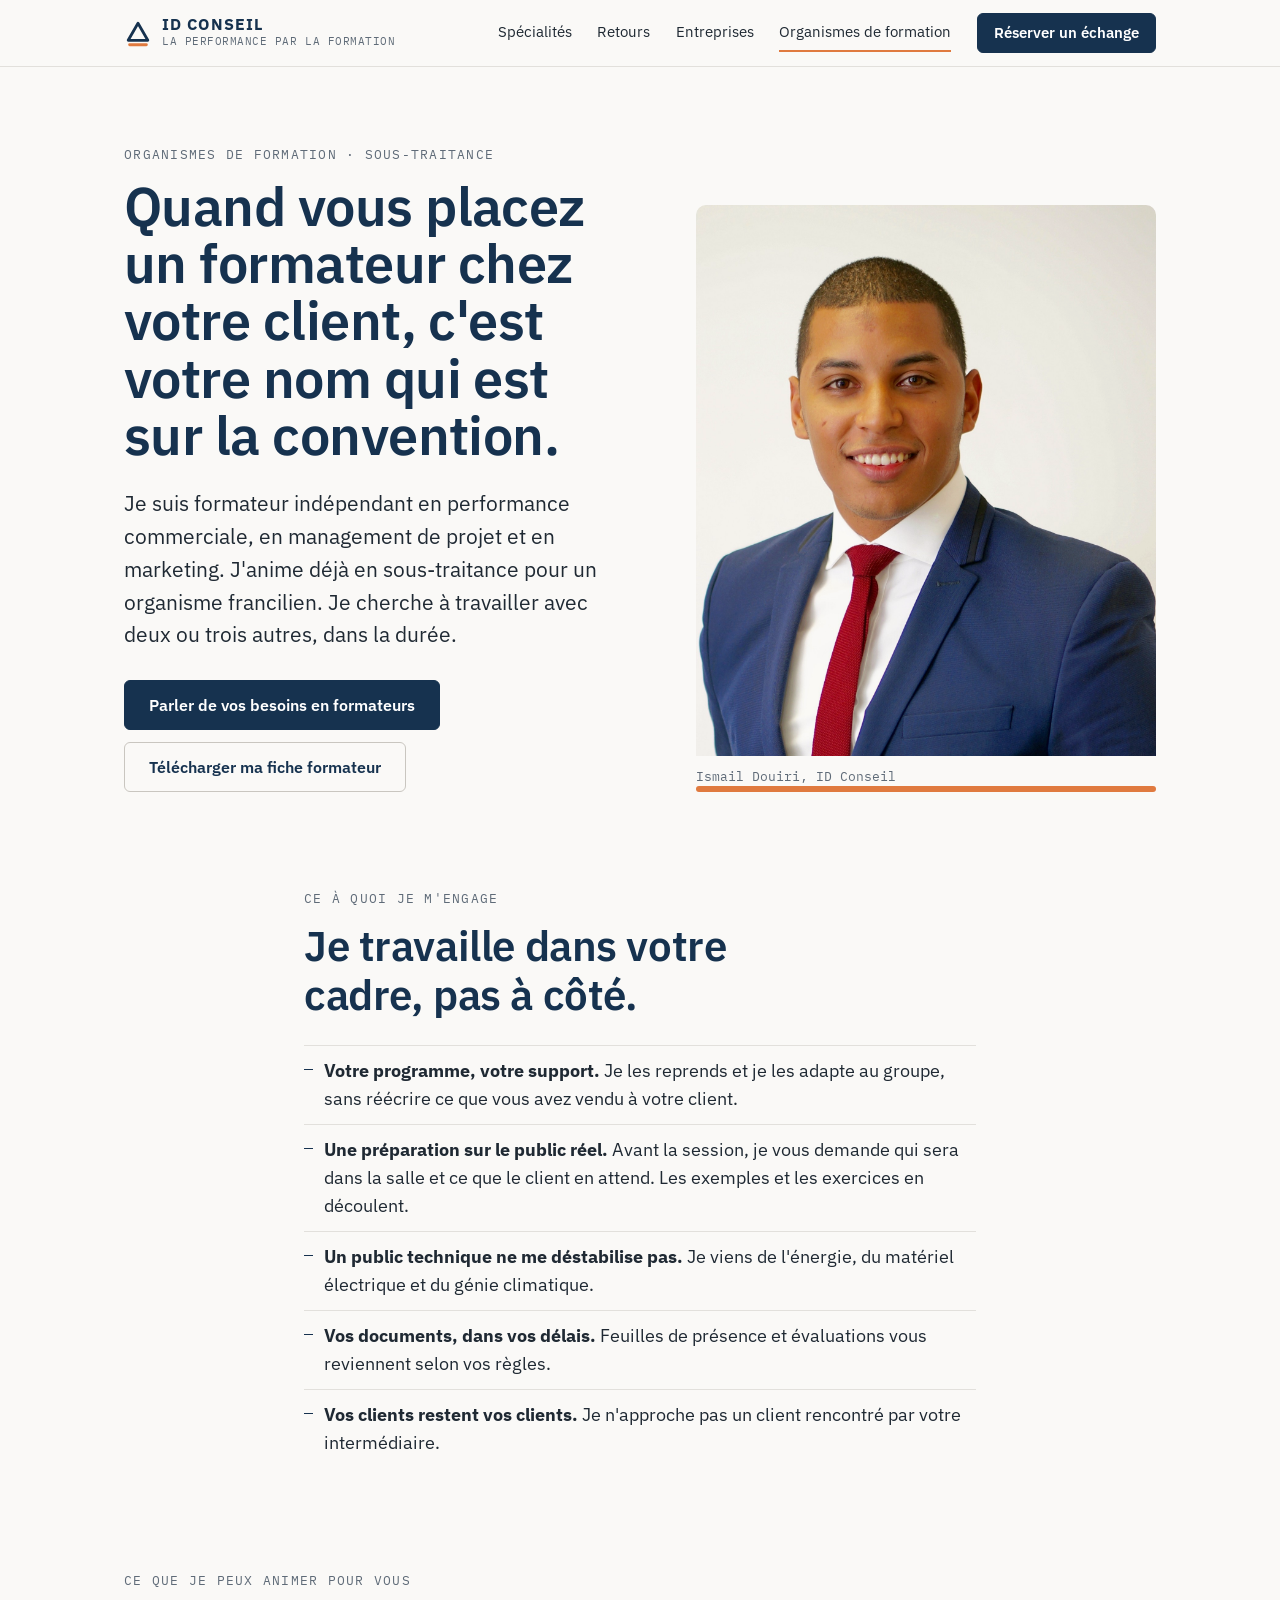
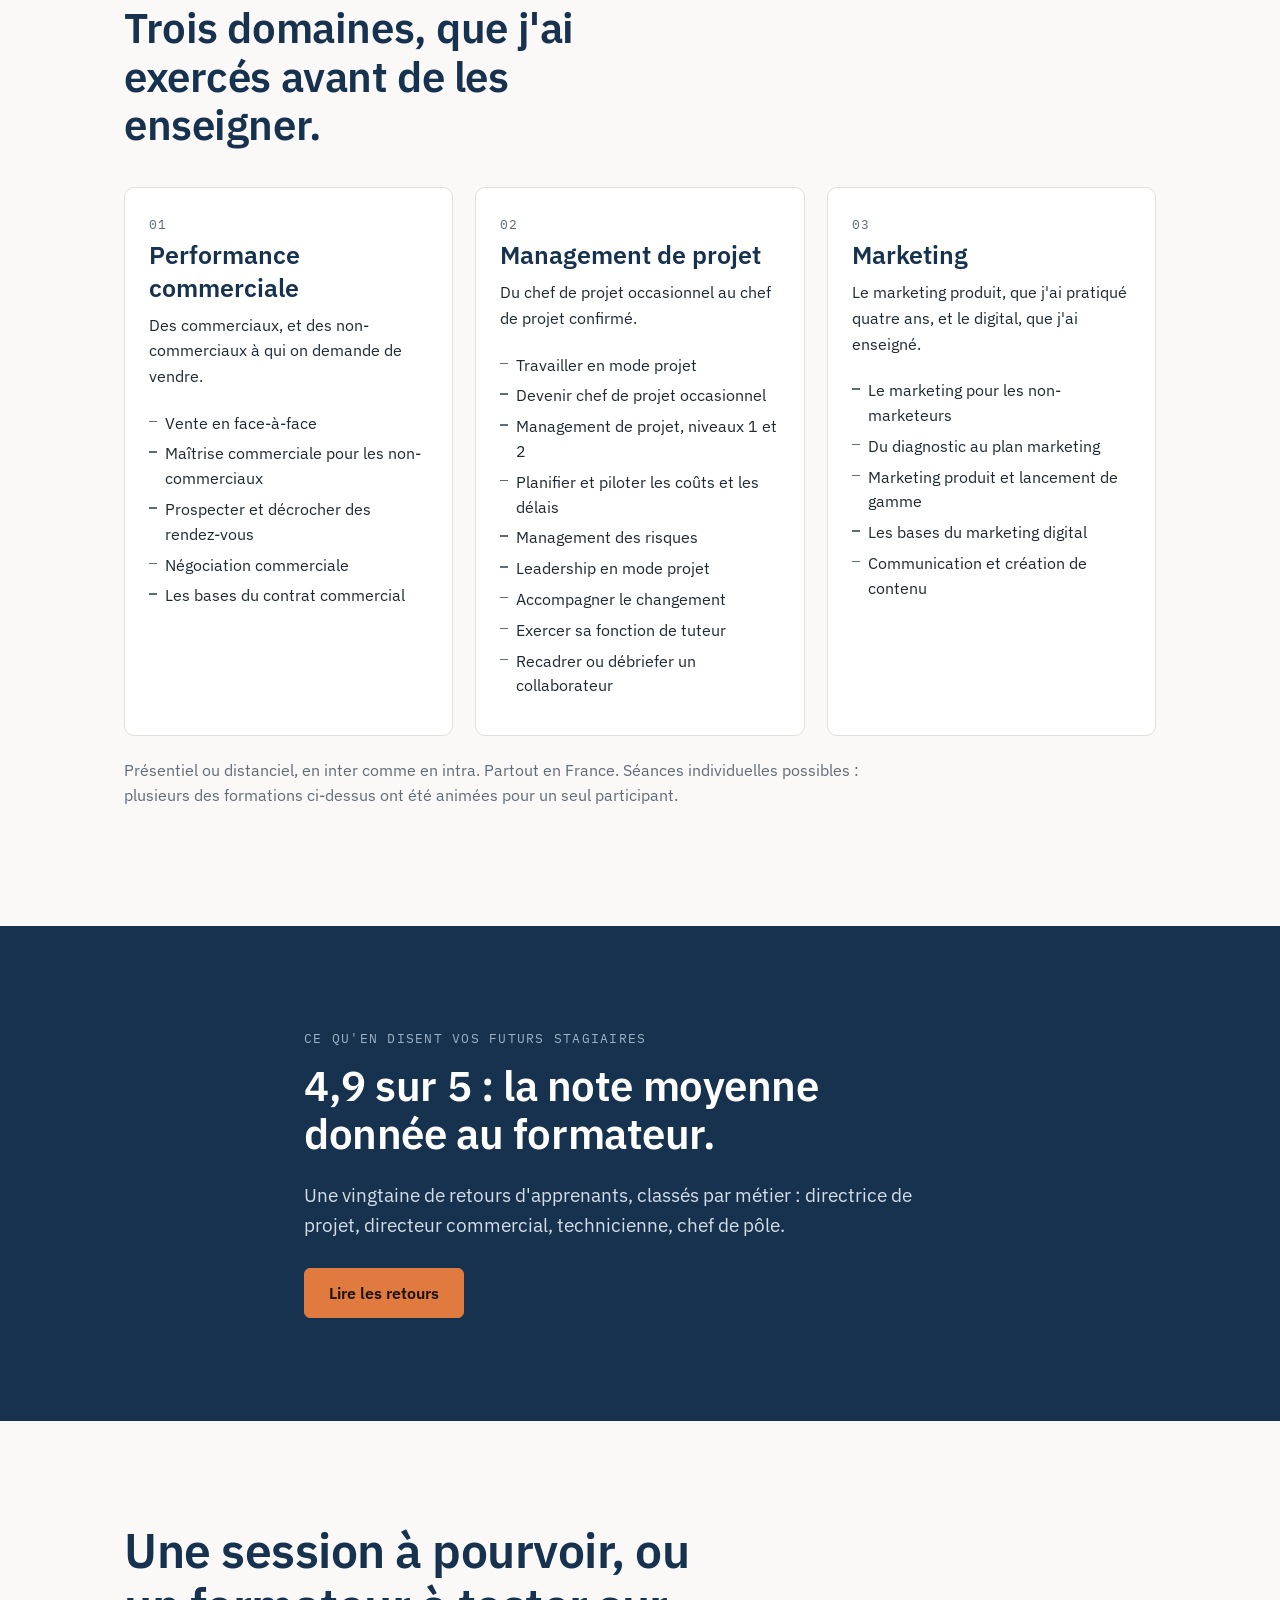
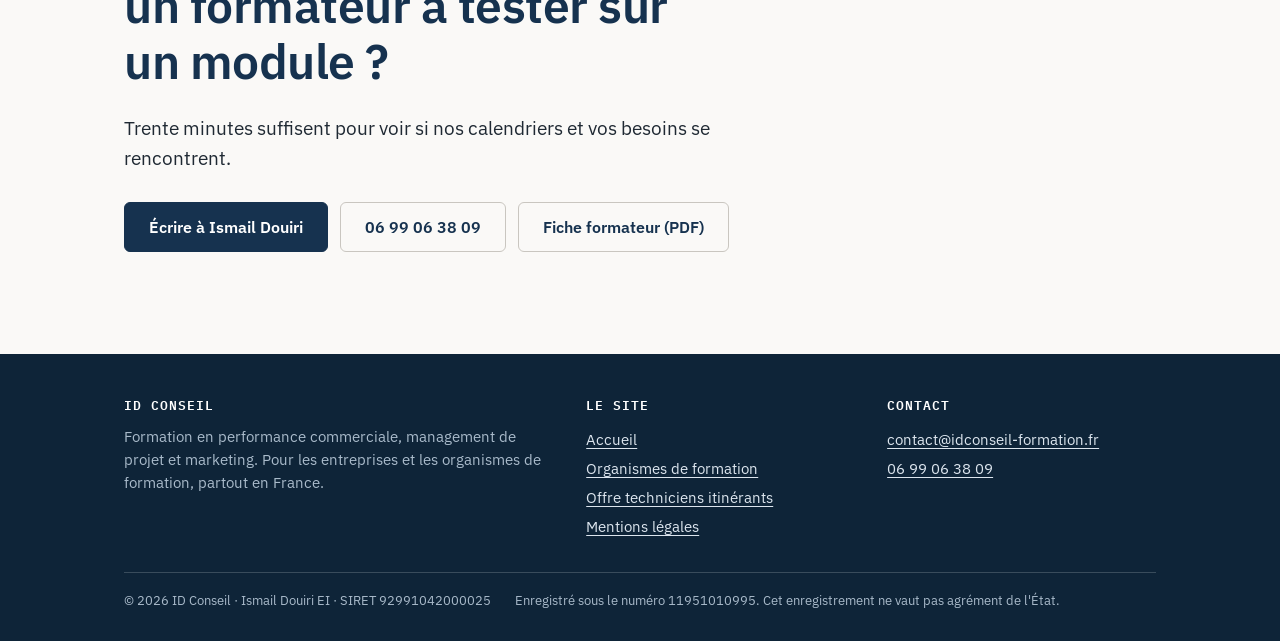
<file: organismes.html>
<!doctype html>
<html lang="fr">
<head>
<meta charset="utf-8">
<meta name="viewport" content="width=device-width, initial-scale=1">
<title>ID Conseil · Formateur en sous-traitance pour organismes de formation</title>
<meta name="description" content="Formateur indépendant en performance commerciale, management de projet et marketing. J'anime vos programmes, avec vos supports et dans votre cadre, partout en France.">
<meta name="robots" content="index, follow">
<link rel="canonical" href="https://idconseil-formation.fr/organismes.html">
<meta name="theme-color" content="#16324F">
<meta property="og:type" content="website">
<meta property="og:site_name" content="ID Conseil">
<meta property="og:locale" content="fr_FR">
<meta property="og:title" content="ID Conseil · Formateur en sous-traitance">
<meta property="og:description" content="Performance commerciale, management de projet, marketing. J'anime vos programmes, dans votre cadre.">
<meta property="og:url" content="https://idconseil-formation.fr/organismes.html">
<meta property="og:image" content="https://idconseil-formation.fr/assets/img/og-image.png">
<link rel="icon" href="assets/img/favicon.svg" type="image/svg+xml">
<link rel="icon" href="assets/img/favicon-32.png" sizes="32x32" type="image/png">
<link rel="stylesheet" href="assets/fonts/fonts.css">
<link rel="stylesheet" href="assets/css/v3.css">
<link rel="stylesheet" href="assets/css/v3b.css">
</head>
<body>

<a class="saut-lien" href="#contenu">Aller au contenu</a>

<header class="tete">
  <div class="wrap">
    <a class="marque" href="index.html">
      <svg viewBox="0 0 100 100" aria-hidden="true">
        <path d="M50 15 L85 76 L15 76 Z" fill="none" stroke="#16324F" stroke-width="10" stroke-linejoin="round"/>
        <rect x="15" y="87" width="70" height="10" rx="5" fill="#E07A3F"/>
      </svg>
      <span><b>ID CONSEIL</b><small>La performance par la formation</small></span>
    </a>
    <button class="burger" type="button" aria-expanded="false" aria-controls="nav">Menu</button>
    <nav class="nav" id="nav" aria-label="Navigation principale">
      <a href="index.html#specialites">Spécialités</a>
      <a href="index.html#retours">Retours</a>
      <a href="index.html#offre">Entreprises</a>
      <a href="organismes.html" aria-current="page">Organismes de formation</a>
      <a class="btn" href="#contact">Réserver un échange</a>
    </nav>
  </div>
</header>

<main id="contenu">

<section class="hero">
  <div class="wrap hero-g">
    <div>
      <span class="sur">Organismes de formation · Sous-traitance</span>
      <h1 style="max-width:18ch;font-size:clamp(31px,4.6vw,54px)">Quand vous placez un formateur chez votre client, c'est votre nom qui est sur la convention.</h1>
      <p class="chapo">Je suis formateur indépendant en performance commerciale, en management
        de projet et en marketing. J'anime déjà en sous-traitance pour un organisme francilien. Je cherche à
        travailler avec deux ou trois autres, dans la durée.</p>
      <div class="actions">
        <a class="btn" href="#contact">Parler de vos besoins en formateurs</a>
        <a class="btn btn-2" href="fiche-formateur.pdf">Télécharger ma fiche formateur</a>
      </div>
    </div>
    <figure class="portrait">
      <img src="assets/img/portrait-serre.jpg" alt="Portrait d'Ismail Douiri" width="1500" height="2000">
      <figcaption>Ismail Douiri, ID Conseil</figcaption>
    </figure>
  </div>
</section>

<section style="padding-top:clamp(28px,4vw,48px)">
  <div class="wrap etroit">
    <span class="sur">Ce à quoi je m'engage</span>
    <h2>Je travaille dans votre cadre, pas à côté.</h2>
    <ul class="liste" style="margin-top:26px">
      <li><strong>Votre programme, votre support.</strong> Je les reprends et je les adapte au groupe, sans réécrire ce que vous avez vendu à votre client.</li>
      <li><strong>Une préparation sur le public réel.</strong> Avant la session, je vous demande qui sera dans la salle et ce que le client en attend. Les exemples et les exercices en découlent.</li>
      <li><strong>Un public technique ne me déstabilise pas.</strong> Je viens de l'énergie, du matériel électrique et du génie climatique.</li>
      <li><strong>Vos documents, dans vos délais.</strong> Feuilles de présence et évaluations vous reviennent selon vos règles.</li>
      <li><strong>Vos clients restent vos clients.</strong> Je n'approche pas un client rencontré par votre intermédiaire.</li>
    </ul>
  </div>
</section>

<section id="modules" style="padding-top:0">
  <div class="wrap">
    <span class="sur">Ce que je peux animer pour vous</span>
    <h2>Trois domaines, que j'ai exercés avant de les enseigner.</h2>

    <div class="poles-g">
      <article class="pole">
        <span class="n">01</span>
        <h3>Performance commerciale</h3>
        <p class="cas">Des commerciaux, et des non-commerciaux à qui on demande de vendre.</p>
        <ul>
          <li>Vente en face-à-face</li>
          <li>Maîtrise commerciale pour les non-commerciaux</li>
          <li>Prospecter et décrocher des rendez-vous</li>
          <li>Négociation commerciale</li>
          <li>Les bases du contrat commercial</li>
        </ul>
      </article>
      <article class="pole">
        <span class="n">02</span>
        <h3>Management de projet</h3>
        <p class="cas">Du chef de projet occasionnel au chef de projet confirmé.</p>
        <ul>
          <li>Travailler en mode projet</li>
          <li>Devenir chef de projet occasionnel</li>
          <li>Management de projet, niveaux 1 et 2</li>
          <li>Planifier et piloter les coûts et les délais</li>
          <li>Management des risques</li>
          <li>Leadership en mode projet</li>
          <li>Accompagner le changement</li>
          <li>Exercer sa fonction de tuteur</li>
          <li>Recadrer ou débriefer un collaborateur</li>
        </ul>
      </article>
      <article class="pole">
        <span class="n">03</span>
        <h3>Marketing</h3>
        <p class="cas">Le marketing produit, que j'ai pratiqué quatre ans, et le digital, que j'ai enseigné.</p>
        <ul>
          <li>Le marketing pour les non-marketeurs</li>
          <li>Du diagnostic au plan marketing</li>
          <li>Marketing produit et lancement de gamme</li>
          <li>Les bases du marketing digital</li>
          <li>Communication et création de contenu</li>
        </ul>
      </article>
    </div>

    <p class="pratique">Présentiel ou distanciel, en inter comme en intra. Partout en France.
      Séances individuelles possibles : plusieurs des formations ci-dessus ont été animées
      pour un seul participant.</p>
  </div>
</section>

<section class="sombre">
  <div class="wrap etroit">
    <span class="sur">Ce qu'en disent vos futurs stagiaires</span>
    <h2>4,9 sur 5 : la note moyenne donnée au formateur.</h2>
    <p style="font-size:19px;max-width:58ch">Une vingtaine de retours d'apprenants, classés par métier : directrice de projet, directeur commercial, technicienne, chef de pôle.</p>
    <div class="actions">
      <a class="btn" href="index.html#retours">Lire les retours</a>
    </div>
  </div>
</section>

<section id="contact" class="contact">
  <div class="wrap">
    <h2>Une session à pourvoir, ou un formateur à tester sur un module ?</h2>
    <p>Trente minutes suffisent pour voir si nos calendriers et vos besoins se rencontrent.</p>
    <div class="actions">
      <a class="btn" href="mailto:contact@idconseil-formation.fr?subject=Sous-traitance%20formation">Écrire à Ismail Douiri</a>
      <a class="btn btn-2" href="tel:+33699063809">06 99 06 38 09</a>
      <a class="btn btn-2" href="fiche-formateur.pdf">Fiche formateur (PDF)</a>
    </div>
  </div>
</section>

</main>

<footer class="pied">
  <div class="wrap">
    <div class="pied-g">
      <div>
        <h2>ID Conseil</h2>
        <p>Formation en performance commerciale, management de projet et marketing. Pour les entreprises et les organismes de formation, partout en France.</p>
      </div>
      <div>
        <h2>Le site</h2>
        <ul>
          <li><a href="index.html">Accueil</a></li>
          <li><a href="organismes.html">Organismes de formation</a></li>
          <li><a href="techniciens.html">Offre techniciens itinérants</a></li>
          <li><a href="mentions-legales.html">Mentions légales</a></li>
        </ul>
      </div>
      <div>
        <h2>Contact</h2>
        <ul>
          <li><a href="mailto:contact@idconseil-formation.fr">contact@idconseil-formation.fr</a></li>
          <li><a href="tel:+33699063809">06 99 06 38 09</a></li>
        </ul>
      </div>
    </div>
    <div class="pied-bas">
      <span>© 2026 ID Conseil · Ismail Douiri EI · SIRET 92991042000025</span>
      <span>Enregistré sous le numéro 11951010995. Cet enregistrement ne vaut pas agrément de l'État.</span>
    </div>
  </div>
</footer>

<script src="assets/js/v3.js"></script>
</body>
</html>
</file>
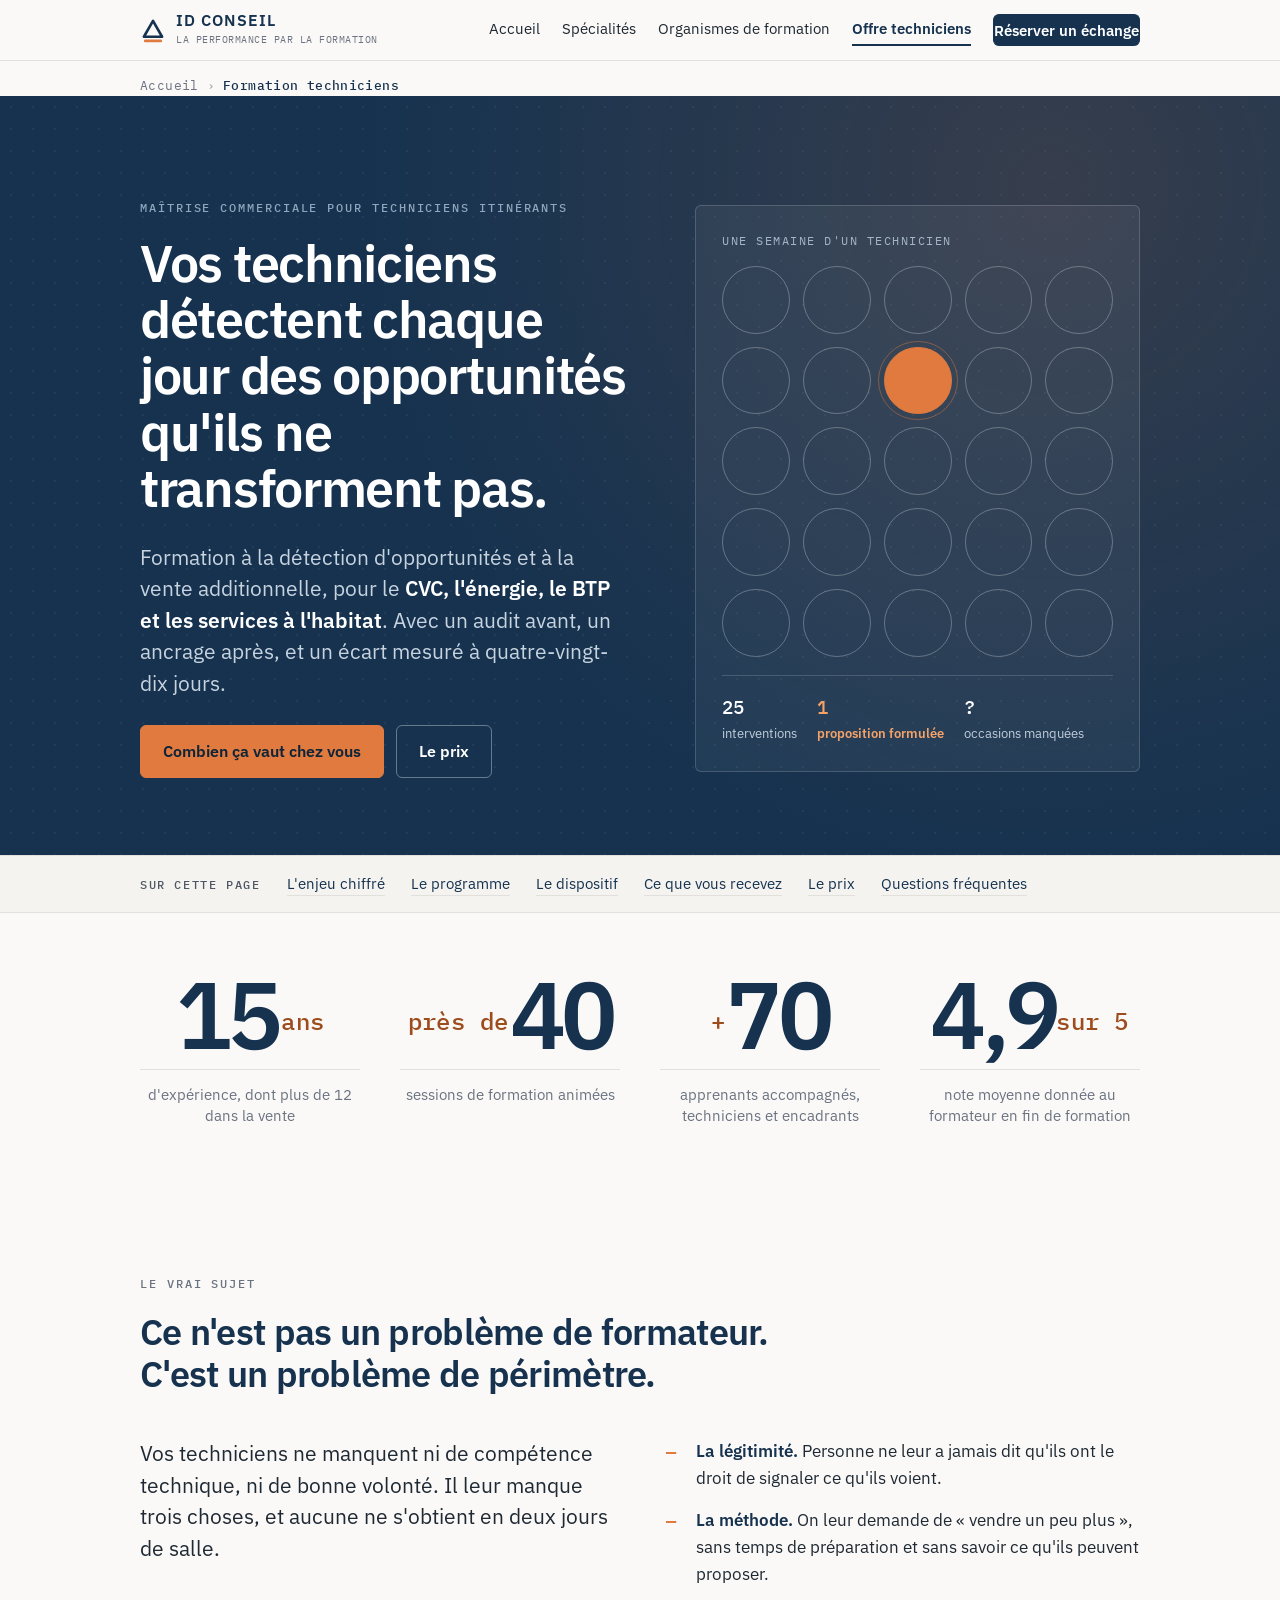
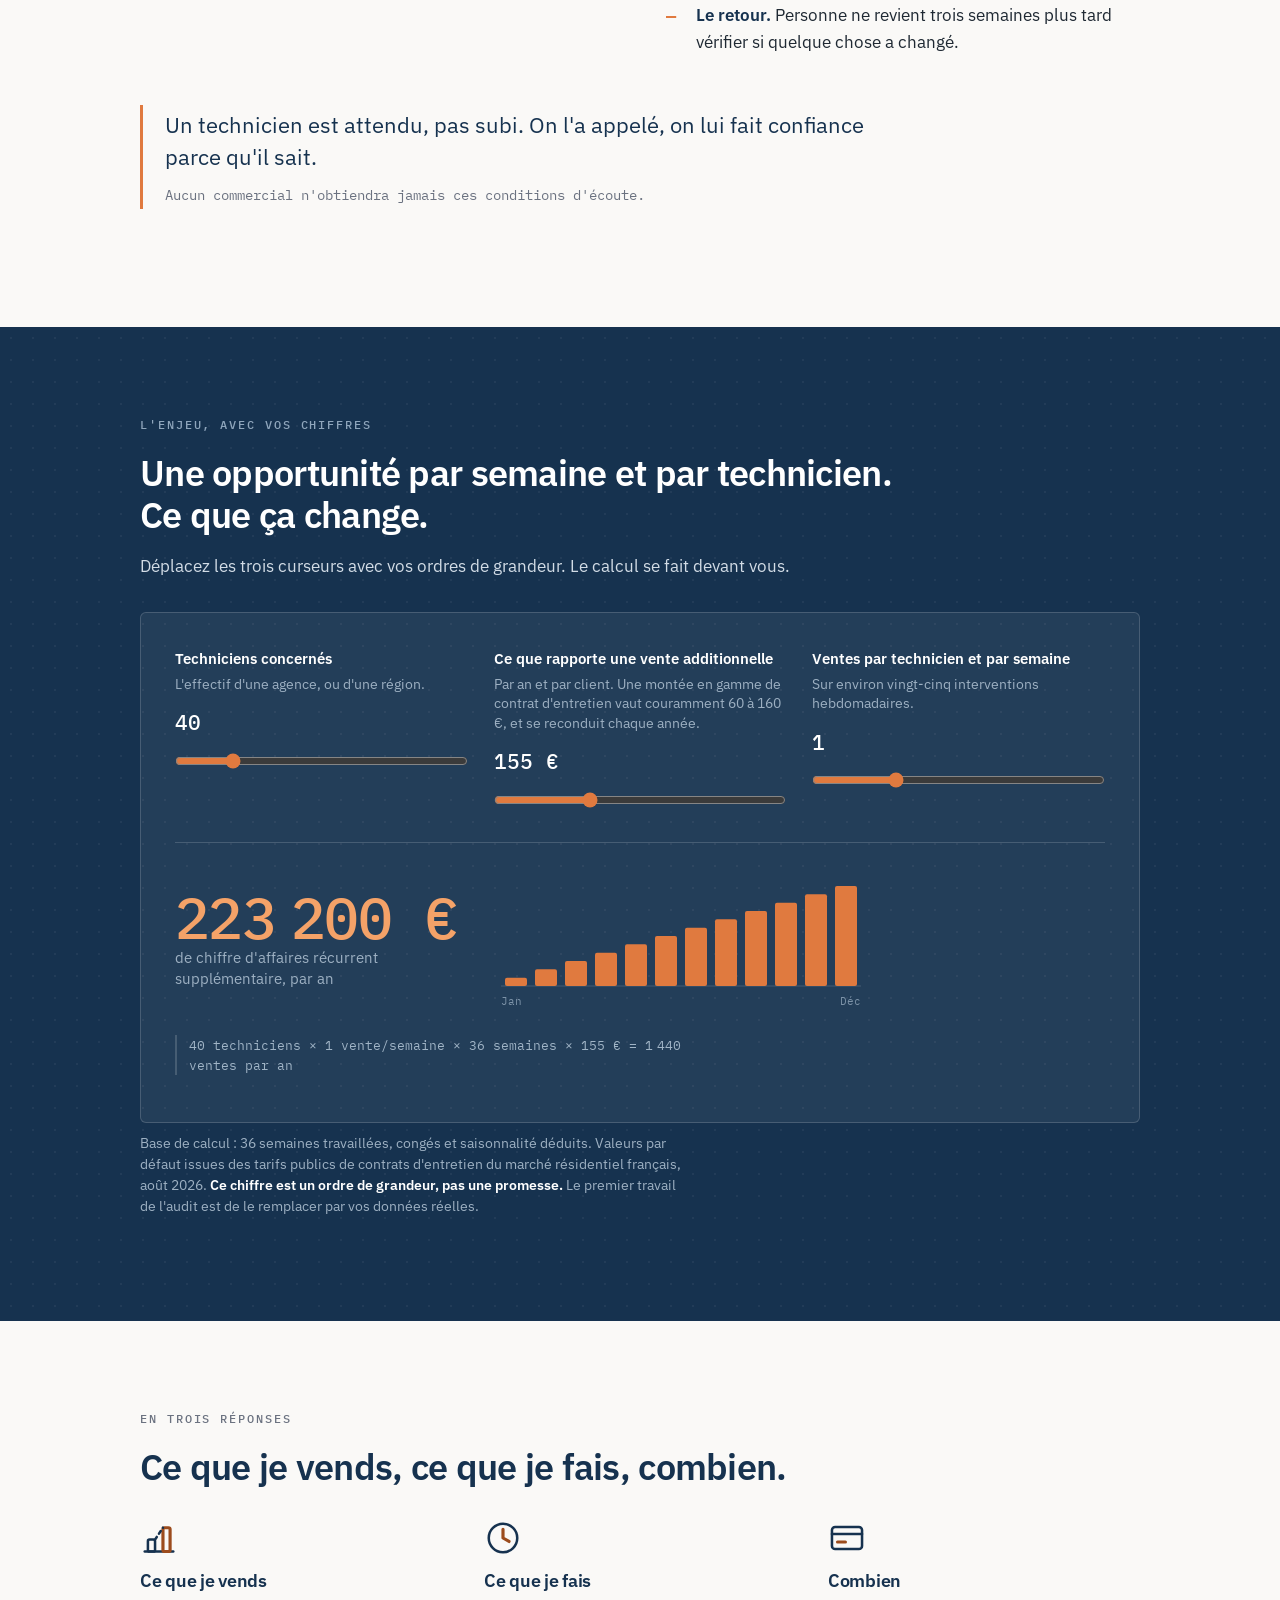
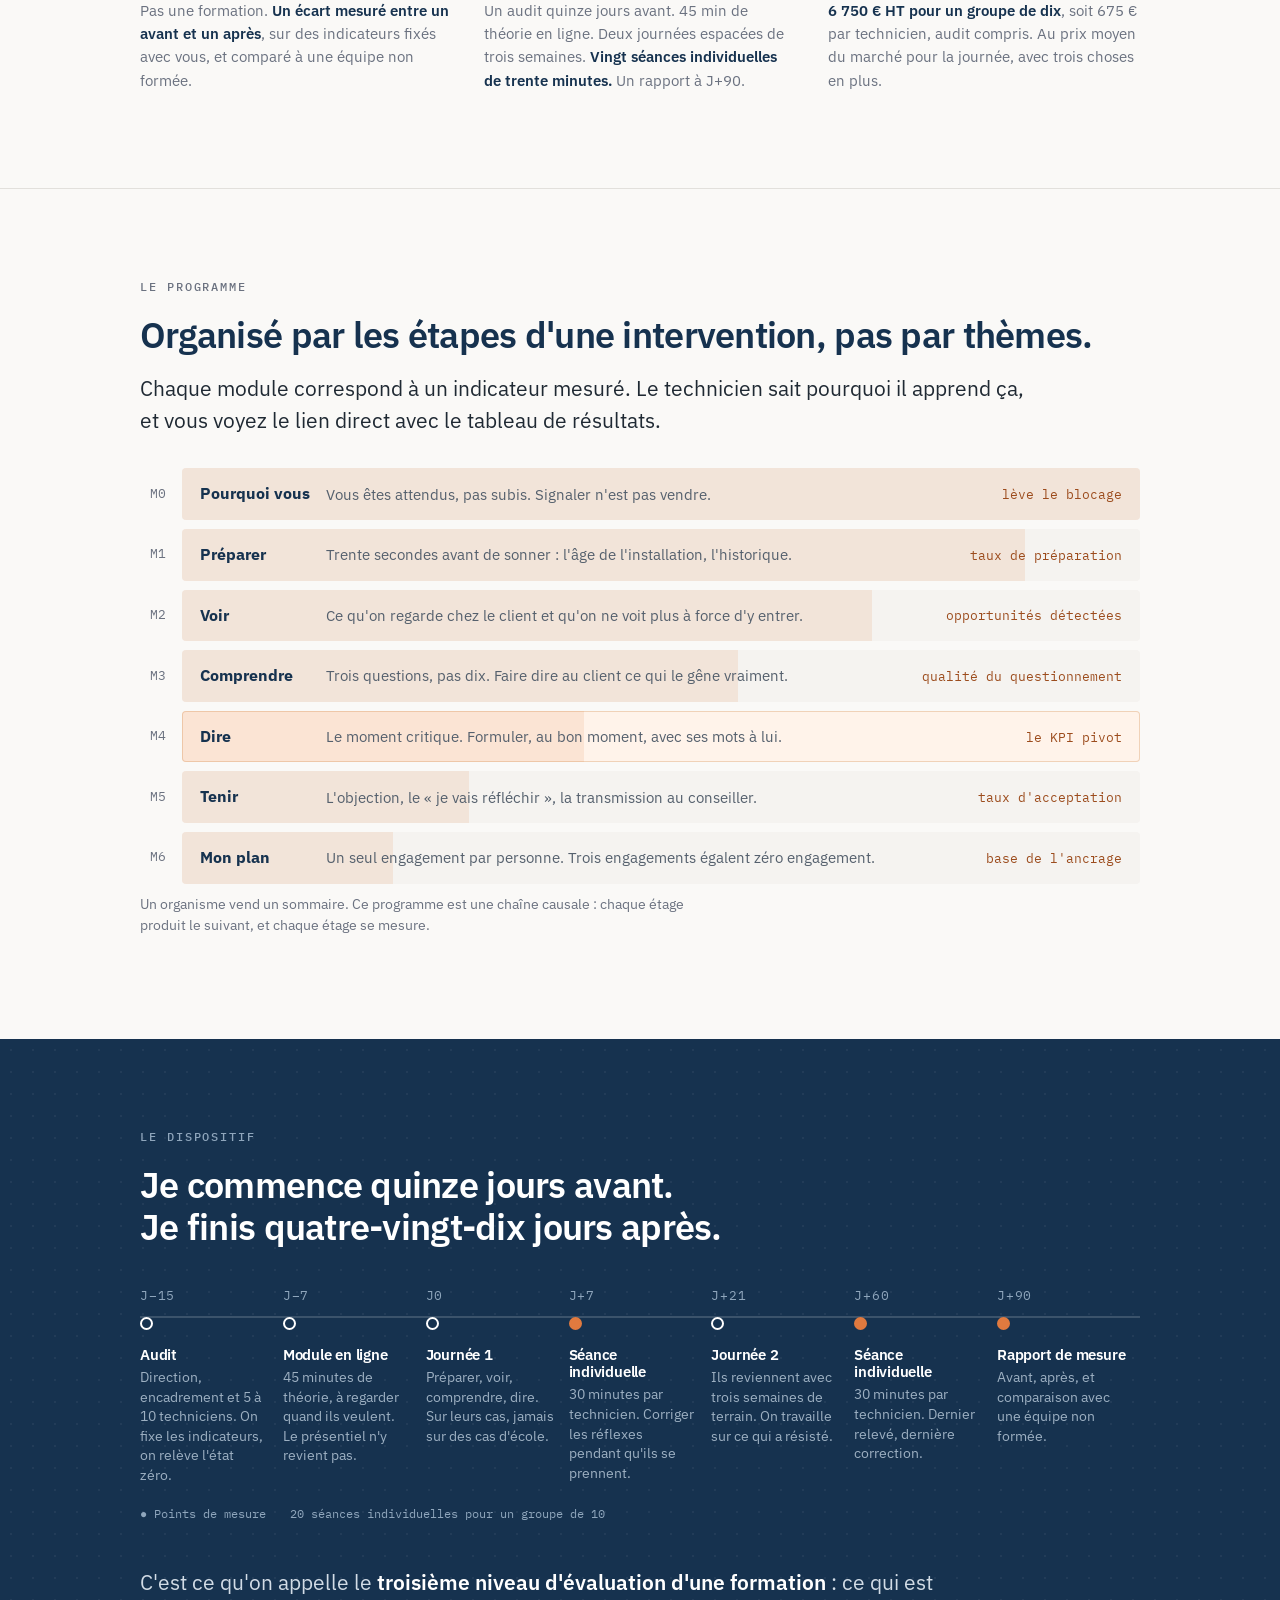
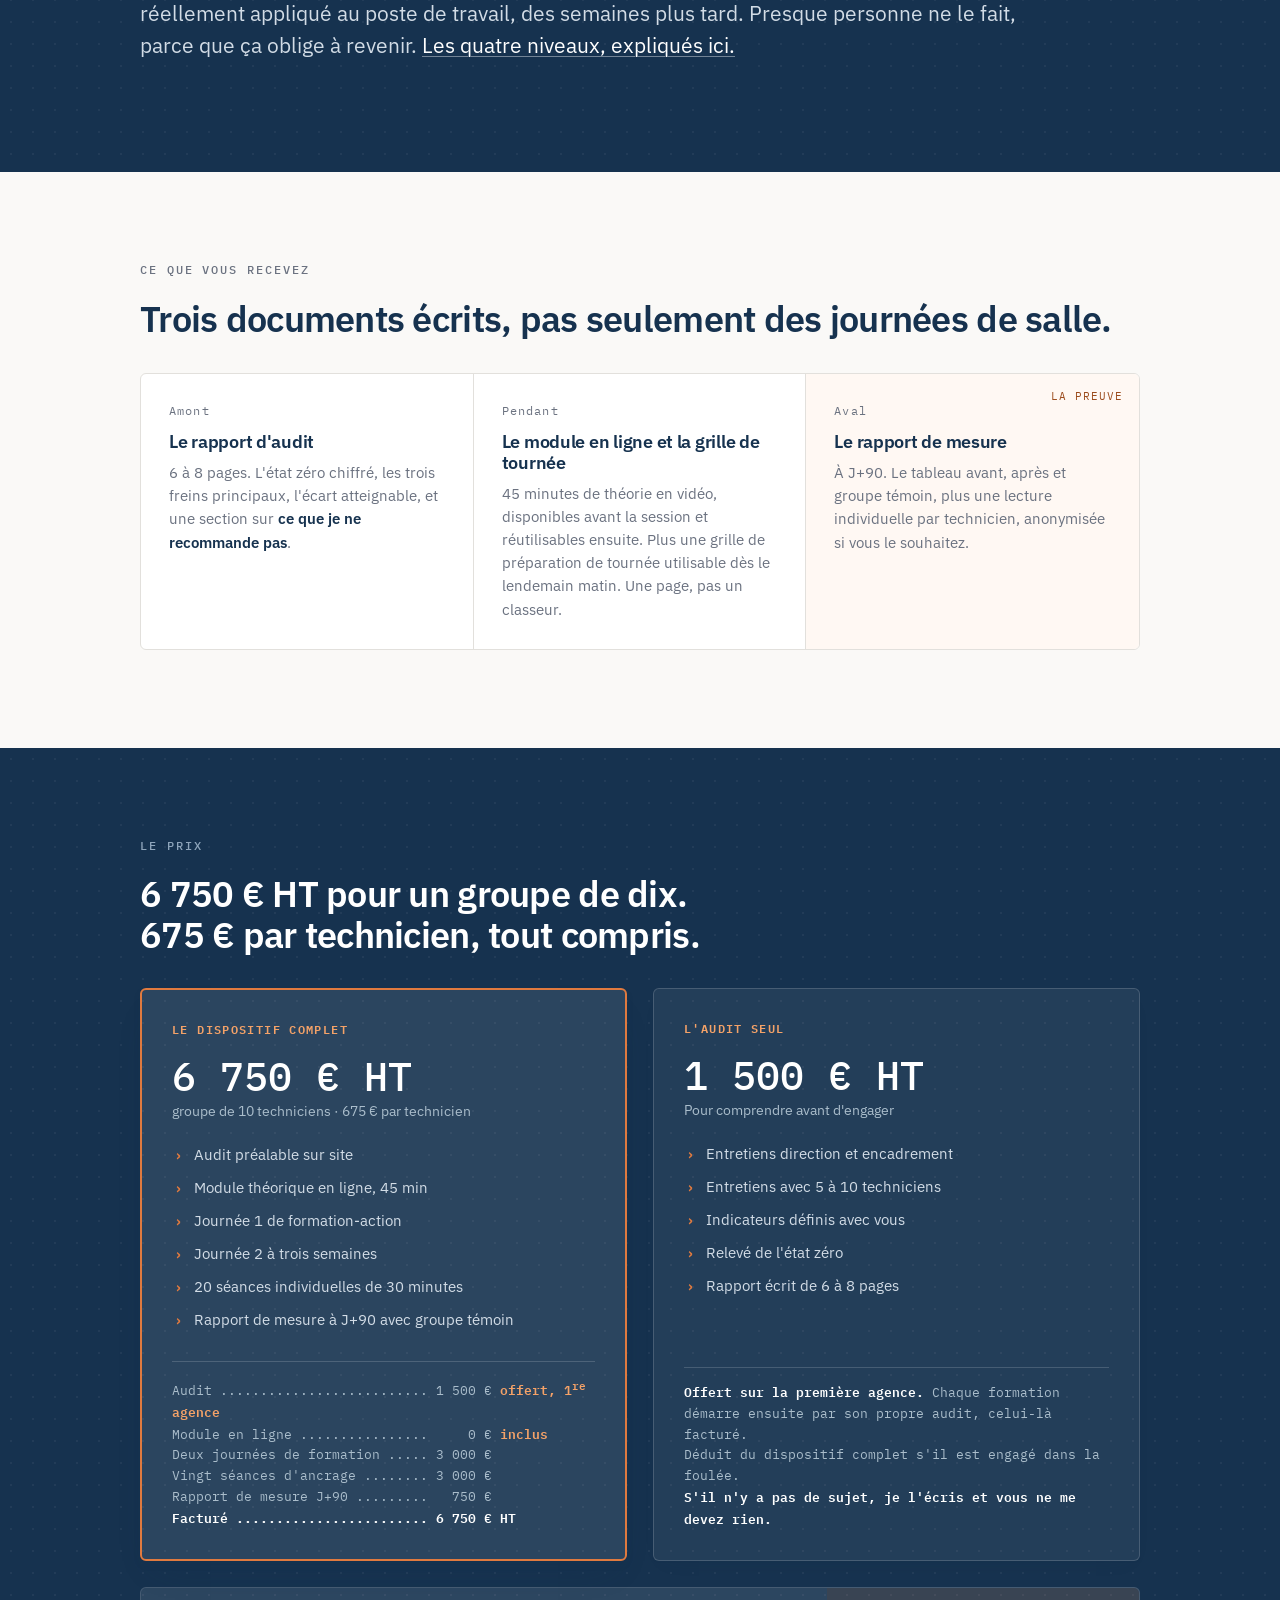
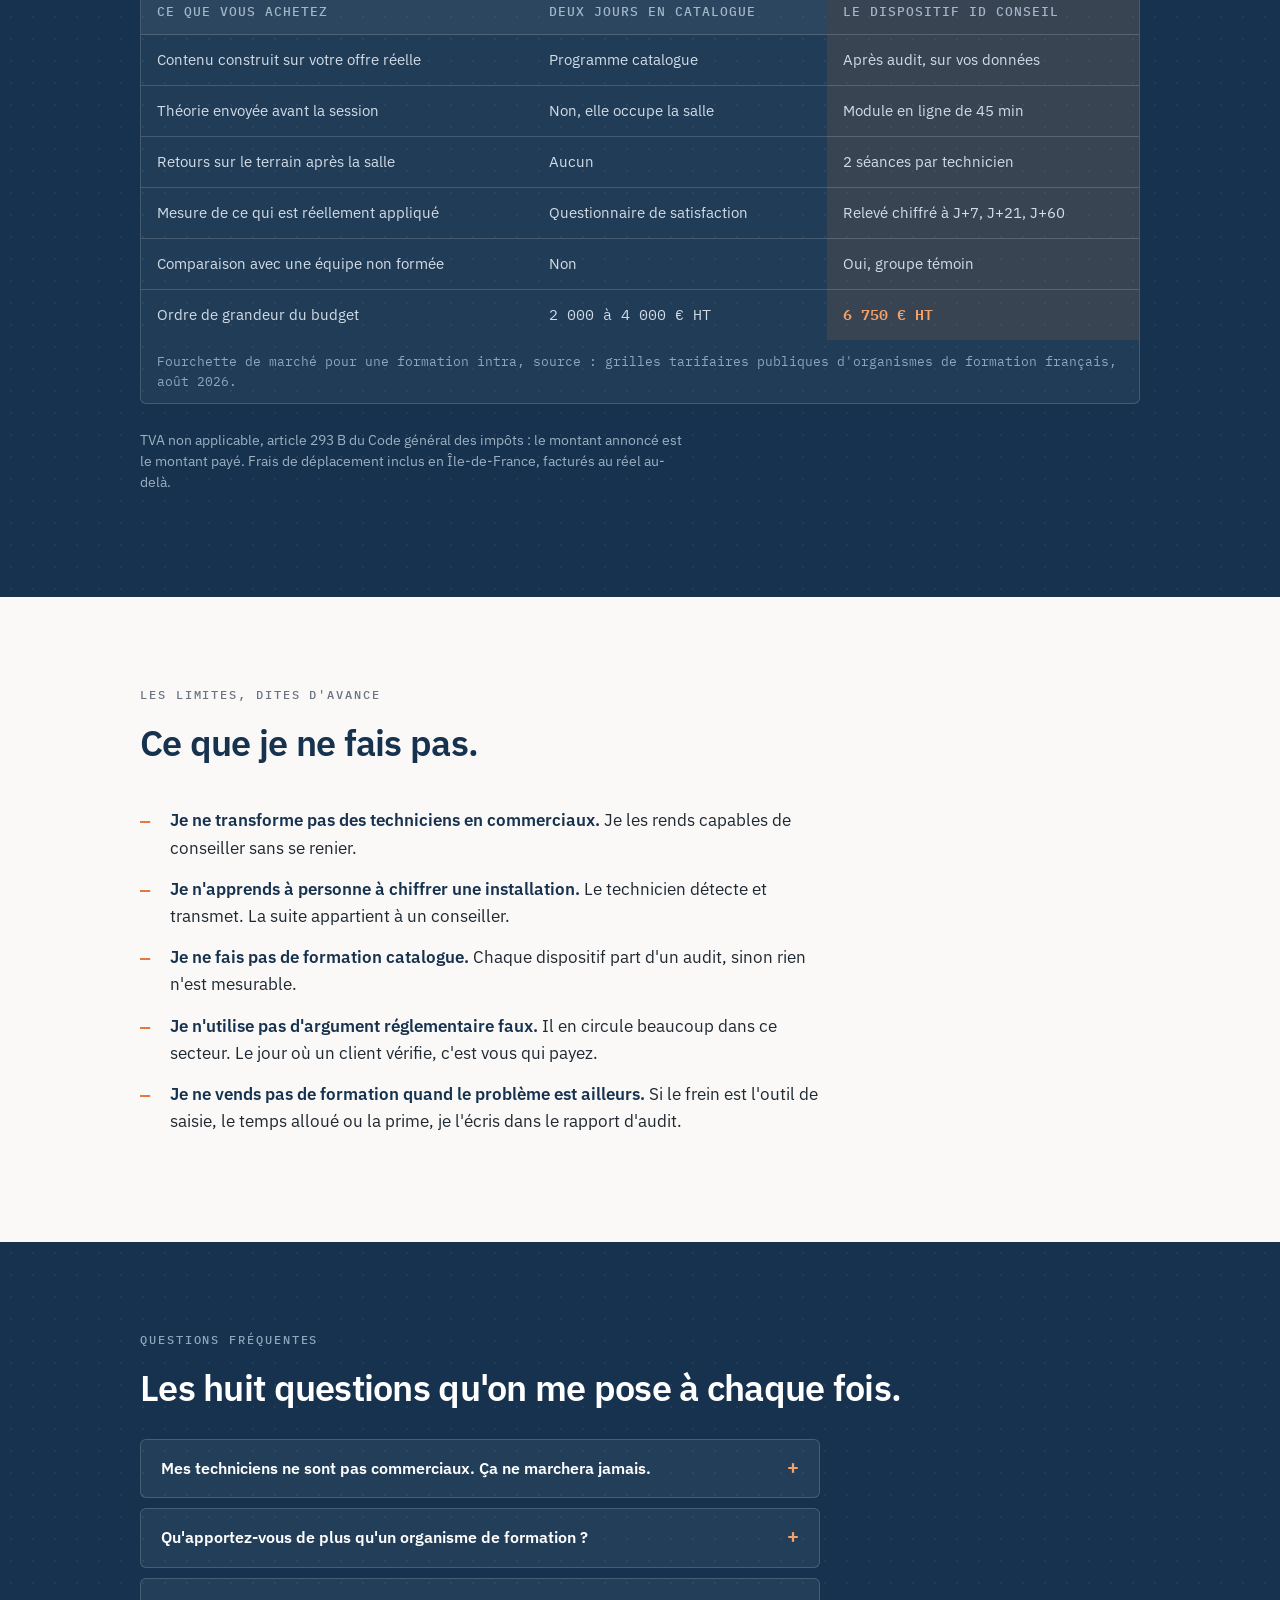
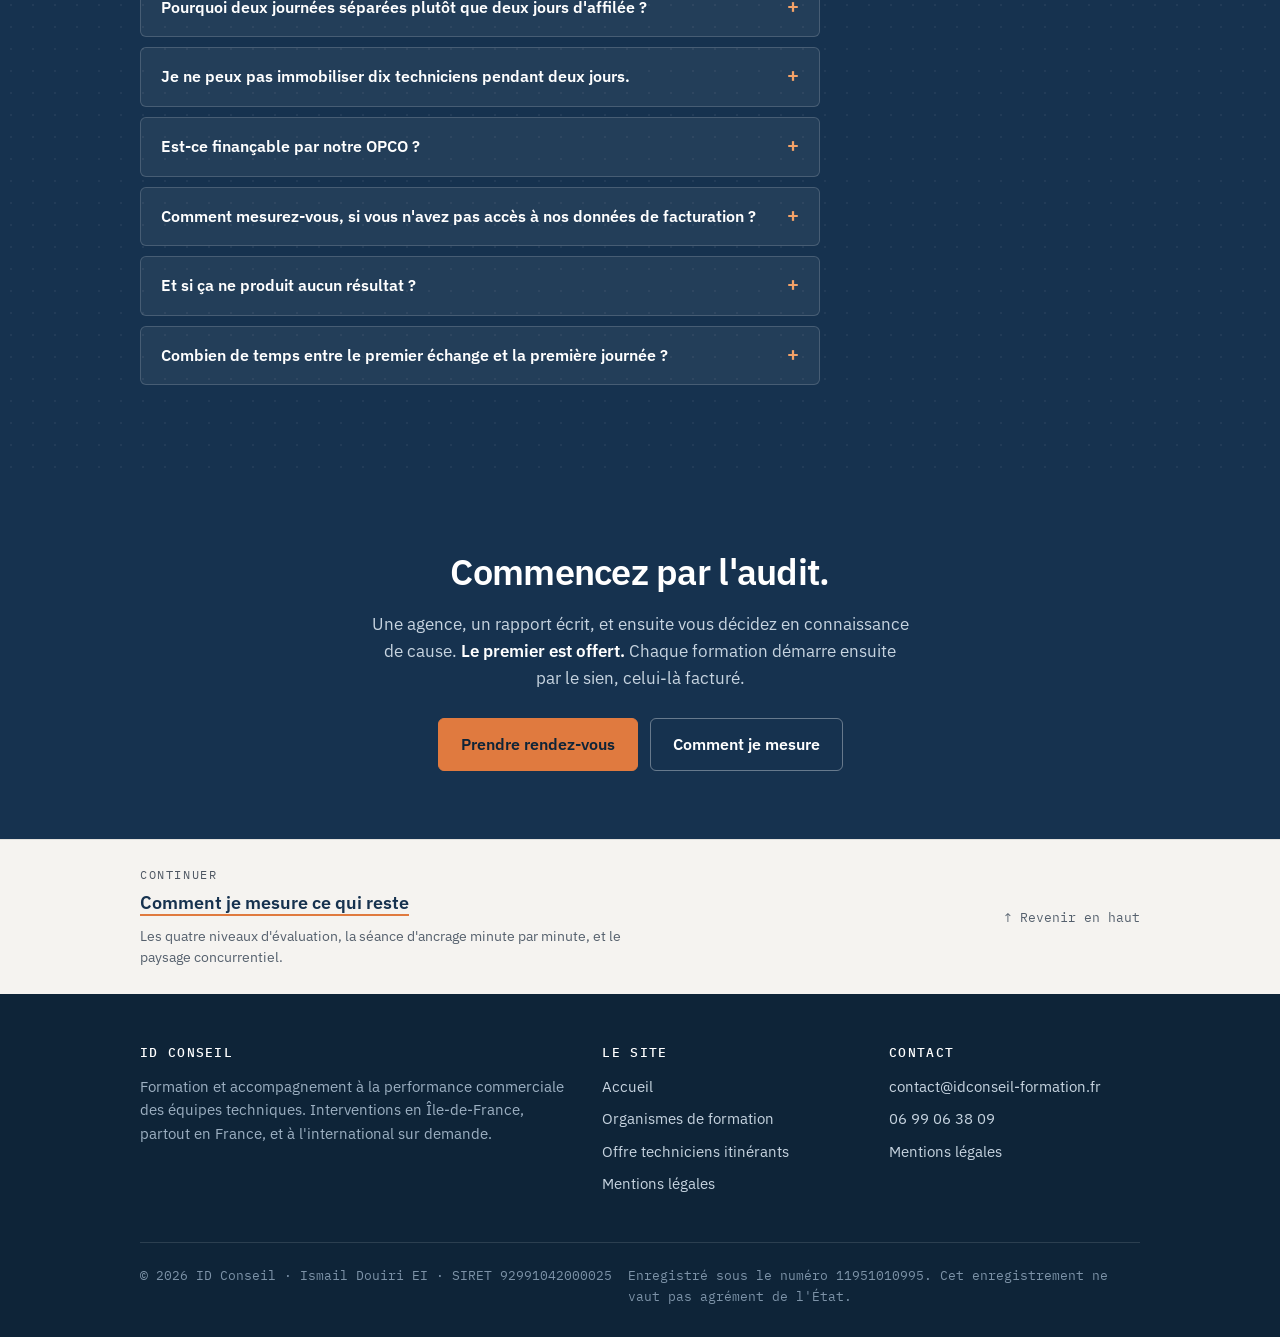
<file: techniciens.html>
<!doctype html>
<html lang="fr">
<head>
<meta charset="utf-8">
<meta name="viewport" content="width=device-width, initial-scale=1">
<title>Maîtrise commerciale pour techniciens itinérants · ID Conseil</title>
<meta name="description" content="Audit, module en ligne, deux journées de formation-action, vingt séances d'ancrage et un rapport de mesure. 6 750 € HT pour dix techniciens, audit compris.">
<meta name="robots" content="index, follow, max-image-preview:large, max-snippet:-1">
<link rel="canonical" href="https://idconseil-formation.fr/techniciens.html">
<meta name="author" content="ID Conseil">
<meta name="theme-color" content="#16324F">

<meta property="og:type" content="website">
<meta property="og:site_name" content="ID Conseil">
<meta property="og:locale" content="fr_FR">
<meta property="og:title" content="Maîtrise commerciale pour techniciens itinérants">
<meta property="og:description" content="Audit, module en ligne, deux journées de formation-action, vingt séances d'ancrage et un rapport de mesure. 6 750 € HT pour dix techniciens, audit compris.">
<meta property="og:url" content="https://idconseil-formation.fr/techniciens.html">
<meta property="og:image" content="https://idconseil-formation.fr/assets/img/og-image.png">
<meta property="og:image:width" content="1200">
<meta property="og:image:height" content="630">
<meta property="og:image:alt" content="ID Conseil, performance commerciale mesurée">
<meta name="twitter:card" content="summary_large_image">
<meta name="twitter:title" content="Maîtrise commerciale pour techniciens itinérants">
<meta name="twitter:description" content="Audit, module en ligne, deux journées de formation-action, vingt séances d'ancrage et un rapport de mesure. 6 750 € HT pour dix techniciens, audit compris.">
<meta name="twitter:image" content="https://idconseil-formation.fr/assets/img/og-image.png">

<link rel="icon" href="assets/img/favicon.svg" type="image/svg+xml">
<link rel="icon" href="assets/img/favicon-32.png" sizes="32x32" type="image/png">
<link rel="apple-touch-icon" href="assets/img/apple-touch-icon.png">
<link rel="manifest" href="site.webmanifest">
<link rel="stylesheet" href="assets/fonts/fonts.css">
<link rel="stylesheet" href="assets/css/style.css">
<script type="application/ld+json">
{
 "@context": "https://schema.org",
 "@graph": [
  {
   "@type": "Course",
   "@id": "https://idconseil-formation.fr/techniciens.html#cours",
   "name": "Vente additionnelle pour techniciens itinérants",
   "description": "Dispositif complet : audit préalable de l'agence, module théorique de 45 minutes en ligne, deux journées de formation-action espacées de trois semaines, vingt séances individuelles d'ancrage et un rapport de mesure du transfert à quatre-vingt-dix jours avec groupe témoin.",
   "url": "https://idconseil-formation.fr/techniciens.html",
   "provider": {
    "@id": "https://idconseil-formation.fr/#organisation"
   },
   "inLanguage": "fr",
   "educationalLevel": "Professionnel, sans prérequis commercial",
   "teaches": [
    "Préparer une intervention en trente secondes",
    "Détecter une opportunité chez le client",
    "Questionner sans interroger",
    "Formuler une proposition au bon moment",
    "Traiter une objection et transmettre au conseiller"
   ],
   "audience": {
    "@type": "EducationalAudience",
    "educationalRole": "Techniciens de maintenance, techniciens itinérants, dépanneurs, superviseurs techniques"
   },
   "offers": {
    "@type": "Offer",
    "price": "6750",
    "priceCurrency": "EUR",
    "category": "Formation intra-entreprise, groupe de 10 participants",
    "availability": "https://schema.org/InStock",
    "url": "https://idconseil-formation.fr/techniciens.html#prix"
   },
   "hasCourseInstance": {
    "@type": "CourseInstance",
    "courseMode": "blended",
    "courseWorkload": "P2D",
    "location": {
     "@type": "Place",
     "name": "Dans les locaux du client",
     "address": {
      "@type": "PostalAddress",
      "addressCountry": "FR"
     }
    }
   }
  },
  {
   "@type": "BreadcrumbList",
   "itemListElement": [
    {
     "@type": "ListItem",
     "position": 1,
     "name": "Accueil",
     "item": "https://idconseil-formation.fr/index.html"
    },
    {
     "@type": "ListItem",
     "position": 2,
     "name": "Techniciens itinérants",
     "item": "https://idconseil-formation.fr/techniciens.html"
    }
   ]
  }
 ]
}
</script>
</head>
<body>

<a class="saut-lien" href="#contenu">Aller au contenu</a>

<header class="topbar">
  <div class="wrap">
    <a class="marque" href="index.html">
      <svg viewBox="0 0 100 100" aria-hidden="true">
        <path d="M50 15 L85 76 L15 76 Z" fill="none" stroke="#16324F" stroke-width="10" stroke-linejoin="round"/>
        <rect x="15" y="87" width="70" height="10" rx="5" fill="#E07A3F"/>
      </svg>
      <span>
        <span class="marque-nom">ID CONSEIL</span>
        <span class="marque-base">La performance par la formation</span>
      </span>
    </a>
    <button class="burger" aria-expanded="false" aria-controls="nav">Menu</button>
    <nav class="nav" id="nav" aria-label="Navigation principale">
      <a href="index.html">Accueil</a>
      <a href="index.html#specialites">Spécialités</a>
      <a href="organismes.html">Organismes de formation</a>
      <a href="techniciens.html" aria-current="page">Offre techniciens</a>
      <a class="btn" href="index.html#contact">Réserver un échange</a>
    </nav>
  </div>
</header>

<main id="contenu">

<nav class="fil" aria-label="Fil d'Ariane">
  <div class="wrap">
    <ol>
      <li><a href="index.html">Accueil</a></li>
      <li><span aria-current="page">Formation techniciens</span></li>
    </ol>
  </div>
</nav>

<!-- ============================================================ HÉROS -->
<section class="hero sombre">
  <div class="wrap">
    <div class="hero-2">
      <div>
        <span class="eyebrow">Maîtrise commerciale pour techniciens itinérants</span>
        <h1>Vos techniciens détectent chaque jour des opportunités qu'ils ne transforment pas.</h1>
        <p class="lead">Formation à la détection d'opportunités et à la vente additionnelle, pour le
          <strong>CVC, l'énergie, le BTP et les services à l'habitat</strong>. Avec un audit
          avant, un ancrage après, et un écart mesuré à quatre-vingt-dix jours.</p>
        <div class="actions">
          <a class="btn" href="#enjeu">Combien ça vaut chez vous</a>
          <a class="btn btn-2" href="#prix">Le prix</a>
        </div>
      </div>

      <div class="visuel">
        <div class="grille">
          <span class="grille-t">Une semaine d'un technicien</span>
          <div class="grille-p" role="img"
               aria-label="Vingt-cinq interventions dans la semaine, dont une seule s'est terminée par une proposition commerciale">
            <span class="pt"></span><span class="pt"></span><span class="pt"></span><span class="pt"></span><span class="pt"></span>
            <span class="pt"></span><span class="pt"></span><span class="pt vu"></span><span class="pt"></span><span class="pt"></span>
            <span class="pt"></span><span class="pt"></span><span class="pt"></span><span class="pt"></span><span class="pt"></span>
            <span class="pt"></span><span class="pt"></span><span class="pt"></span><span class="pt"></span><span class="pt"></span>
            <span class="pt"></span><span class="pt"></span><span class="pt"></span><span class="pt"></span><span class="pt"></span>
          </div>
          <div class="grille-l">
            <div><b>25</b>interventions</div>
            <div class="am"><b>1</b>proposition formulée</div>
            <div><b>?</b>occasions manquées</div>
          </div>
        </div>
      </div>
    </div>
  </div>
</section>

<div class="sommaire">
  <div class="wrap">
    <nav aria-label="Sur cette page">
      <b>Sur cette page</b>
      <a href="#enjeu">L'enjeu chiffré</a>
      <a href="#programme">Le programme</a>
      <a href="#dispositif">Le dispositif</a>
      <a href="#livrables">Ce que vous recevez</a>
      <a href="#prix">Le prix</a>
      <a href="#faq">Questions fréquentes</a>
    </nav>
  </div>
</div>

<!-- ============================================================ COMPTEURS -->
<section class="serre">
  <div class="wrap">
    <div class="compteurs">
      <div class="cpt">
        <b><span data-compte="15">15</span><span class="u">ans</span></b>
        <span>d'expérience, dont plus de 12 dans la vente</span>
      </div>
      <div class="cpt">
        <b><span class="u">près de</span><span data-compte="40">40</span></b>
        <span>sessions de formation animées</span>
      </div>
      <div class="cpt">
        <b><span class="u">+</span><span data-compte="70">70</span></b>
        <span>apprenants accompagnés, techniciens et encadrants</span>
      </div>
      <div class="cpt">
        <b>4,9<span class="u">sur 5</span></b>
        <span>note moyenne donnée au formateur en fin de formation</span>
      </div>
    </div>
  </div>
</section>

<!-- ============================================================ LE VRAI SUJET -->
<section>
  <div class="wrap">
    <span class="eyebrow">Le vrai sujet</span>
    <h2>Ce n'est pas un problème de formateur.<br>C'est un problème de périmètre.</h2>

    <div class="g-texte saut">
      <div>
        <p class="lead">Vos techniciens ne manquent ni de compétence technique, ni de bonne
          volonté. Il leur manque trois choses, et aucune ne s'obtient en deux jours de salle.</p>
      </div>
      <div>
        <ul class="liste-non">
          <li><strong>La légitimité.</strong> Personne ne leur a jamais dit qu'ils ont le droit de
            signaler ce qu'ils voient.</li>
          <li><strong>La méthode.</strong> On leur demande de « vendre un peu plus », sans temps de
            préparation et sans savoir ce qu'ils peuvent proposer.</li>
          <li><strong>Le retour.</strong> Personne ne revient trois semaines plus tard vérifier si
            quelque chose a changé.</li>
        </ul>
      </div>
    </div>

    <blockquote class="citation">
      Un technicien est attendu, pas subi. On l'a appelé, on lui fait confiance parce qu'il sait.
      <cite>Aucun commercial n'obtiendra jamais ces conditions d'écoute.</cite>
    </blockquote>
  </div>
</section>

<!-- ============================================================ L'ENJEU -->
<section class="sombre" id="enjeu">
  <div class="wrap">
    <span class="eyebrow">L'enjeu, avec vos chiffres</span>
    <h2>Une opportunité par semaine et par technicien.<br>Ce que ça change.</h2>
    <p>Déplacez les trois curseurs avec vos ordres de grandeur. Le calcul se fait devant vous.</p>

    <div class="calc">
      <div class="calc-champs">
        <div class="champ">
          <label for="c-tech">Techniciens concernés</label>
          <small>L'effectif d'une agence, ou d'une région.</small>
          <span class="champ-val" id="v-tech">40</span>
          <input type="range" id="c-tech" min="5" max="200" step="5" value="40"
                 aria-label="Nombre de techniciens concernés">
        </div>
        <div class="champ">
          <label for="c-gain">Ce que rapporte une vente additionnelle</label>
          <small>Par an et par client. Une montée en gamme de contrat d'entretien vaut couramment
            60 à 160 €, et se reconduit chaque année.</small>
          <span class="champ-val" id="v-gain">155 €</span>
          <input type="range" id="c-gain" min="40" max="400" step="5" value="155"
                 aria-label="Gain annuel moyen par vente additionnelle, en euros">
        </div>
        <div class="champ">
          <label for="c-freq">Ventes par technicien et par semaine</label>
          <small>Sur environ vingt-cinq interventions hebdomadaires.</small>
          <span class="champ-val" id="v-freq">1</span>
          <input type="range" id="c-freq" min="1" max="12" step="1" value="4"
                 aria-label="Nombre de ventes additionnelles par technicien et par semaine">
        </div>
      </div>
      <div class="calc-out">
        <div>
          <div class="kpi" id="v-total">223 200 €</div>
          <div class="kpi-l">de chiffre d'affaires récurrent supplémentaire, par an</div>
        </div>
        <div class="calc-chart" role="img" aria-label="Accumulation du chiffre d'affaires récurrent supplémentaire, mois par mois, de janvier à décembre">
          <svg id="v-graph" viewBox="0 0 360 120" preserveAspectRatio="none">
            <line x1="0" y1="119" x2="360" y2="119" class="axe"/>
            <g id="v-barres"></g>
          </svg>
          <div class="calc-chart-l">
            <span>Jan</span><span>Déc</span>
          </div>
        </div>
      </div>
      <p class="note-src" id="v-detail"></p>
    </div>

    <p class="note">Base de calcul : 36 semaines travaillées, congés et saisonnalité déduits.
      Valeurs par défaut issues des tarifs publics de contrats d'entretien du marché résidentiel
      français, août 2026. <strong>Ce chiffre est un ordre de grandeur, pas une promesse.</strong>
      Le premier travail de l'audit est de le remplacer par vos données réelles.</p>
  </div>
</section>

<!-- ============================================================ LES 3 QUESTIONS -->
<section>
  <div class="wrap">
    <span class="eyebrow">En trois réponses</span>
    <h2>Ce que je vends, ce que je fais, combien.</h2>

    <div class="pictos saut">
      <div class="picto">
        <svg class="ic" viewBox="0 0 24 24" aria-hidden="true">
          <line x1="3" y1="20.5" x2="21" y2="20.5"/>
          <rect x="5" y="13" width="4.5" height="7.5" rx="1"/>
          <rect x="14.5" y="5.5" width="4.5" height="15" rx="1" class="am"/>
          <line x1="9.5" y1="13" x2="14.5" y2="5.5" stroke-dasharray="2 2.5"/>
        </svg>
        <h3>Ce que je vends</h3>
        <p>Pas une formation. <strong>Un écart mesuré entre un avant et un après</strong>, sur des
          indicateurs fixés avec vous, et comparé à une équipe non formée.</p>
      </div>
      <div class="picto">
        <svg class="ic" viewBox="0 0 24 24" aria-hidden="true">
          <circle cx="12" cy="12" r="9"/>
          <polyline points="12 6.5 12 12 15.8 14.2" class="am"/>
        </svg>
        <h3>Ce que je fais</h3>
        <p>Un audit quinze jours avant. 45 min de théorie en ligne. Deux journées espacées de trois
          semaines. <strong>Vingt séances individuelles de trente minutes.</strong> Un rapport à
          J+90.</p>
      </div>
      <div class="picto">
        <svg class="ic" viewBox="0 0 24 24" aria-hidden="true">
          <rect x="2.5" y="5" width="19" height="14" rx="2"/>
          <line x1="2.5" y1="9.5" x2="21.5" y2="9.5"/>
          <line x1="6" y1="14.5" x2="11" y2="14.5" class="am"/>
        </svg>
        <h3>Combien</h3>
        <p><strong>6 750 € HT pour un groupe de dix</strong>, soit 675 € par technicien, audit
          compris. Au prix moyen du marché pour la journée, avec trois choses en plus.</p>
      </div>
    </div>
  </div>
</section>

<hr class="sep">

<!-- ============================================================ PROGRAMME -->
<section id="programme">
  <div class="wrap">
    <span class="eyebrow">Le programme</span>
    <h2>Organisé par les étapes d'une intervention, pas par thèmes.</h2>
    <p class="lead">Chaque module correspond à un indicateur mesuré. Le technicien sait pourquoi
      il apprend ça, et vous voyez le lien direct avec le tableau de résultats.</p>

    <div class="entonnoir">
      <div class="ent-l">
        <span class="ent-n">M0</span>
        <div class="ent-b" style="--l:100%">
          <b>Pourquoi vous</b>
          <span>Vous êtes attendus, pas subis. Signaler n'est pas vendre.</span>
          <em>lève le blocage</em>
        </div>
      </div>
      <div class="ent-l">
        <span class="ent-n">M1</span>
        <div class="ent-b" style="--l:88%">
          <b>Préparer</b>
          <span>Trente secondes avant de sonner : l'âge de l'installation, l'historique.</span>
          <em>taux de préparation</em>
        </div>
      </div>
      <div class="ent-l">
        <span class="ent-n">M2</span>
        <div class="ent-b" style="--l:72%">
          <b>Voir</b>
          <span>Ce qu'on regarde chez le client et qu'on ne voit plus à force d'y entrer.</span>
          <em>opportunités détectées</em>
        </div>
      </div>
      <div class="ent-l">
        <span class="ent-n">M3</span>
        <div class="ent-b" style="--l:58%">
          <b>Comprendre</b>
          <span>Trois questions, pas dix. Faire dire au client ce qui le gêne vraiment.</span>
          <em>qualité du questionnement</em>
        </div>
      </div>
      <div class="ent-l pivot">
        <span class="ent-n">M4</span>
        <div class="ent-b" style="--l:42%">
          <b>Dire</b>
          <span>Le moment critique. Formuler, au bon moment, avec ses mots à lui.</span>
          <em>le KPI pivot</em>
        </div>
      </div>
      <div class="ent-l">
        <span class="ent-n">M5</span>
        <div class="ent-b" style="--l:30%">
          <b>Tenir</b>
          <span>L'objection, le « je vais réfléchir », la transmission au conseiller.</span>
          <em>taux d'acceptation</em>
        </div>
      </div>
      <div class="ent-l">
        <span class="ent-n">M6</span>
        <div class="ent-b" style="--l:22%">
          <b>Mon plan</b>
          <span>Un seul engagement par personne. Trois engagements égalent zéro engagement.</span>
          <em>base de l'ancrage</em>
        </div>
      </div>
    </div>

    <p class="note">Un organisme vend un sommaire. Ce programme est une chaîne causale : chaque
      étage produit le suivant, et chaque étage se mesure.</p>
  </div>
</section>

<!-- ============================================================ DISPOSITIF -->
<section class="sombre" id="dispositif">
  <div class="wrap">
    <span class="eyebrow">Le dispositif</span>
    <h2>Je commence quinze jours avant.<br>Je finis quatre-vingt-dix jours après.</h2>

    <div class="frise" role="img"
         aria-label="Frise : audit à J moins 15, journée 1 à J0, séance individuelle à J plus 7, journée 2 à J plus 21, séance individuelle à J plus 60, rapport de mesure à J plus 90">
      <div class="frise-piste sept">
        <div class="etape">
          <span class="etape-j">J−15</span>
          <div class="etape-pt"></div>
          <h3>Audit</h3>
          <p>Direction, encadrement et 5 à 10 techniciens. On fixe les indicateurs, on relève
            l'état zéro.</p>
        </div>
        <div class="etape">
          <span class="etape-j">J−7</span>
          <div class="etape-pt"></div>
          <h3>Module en ligne</h3>
          <p>45 minutes de théorie, à regarder quand ils veulent. Le présentiel n'y revient pas.</p>
        </div>
        <div class="etape">
          <span class="etape-j">J0</span>
          <div class="etape-pt"></div>
          <h3>Journée 1</h3>
          <p>Préparer, voir, comprendre, dire. Sur leurs cas, jamais sur des cas d'école.</p>
        </div>
        <div class="etape fort">
          <span class="etape-j">J+7</span>
          <div class="etape-pt"></div>
          <h3>Séance individuelle</h3>
          <p>30 minutes par technicien. Corriger les réflexes pendant qu'ils se prennent.</p>
        </div>
        <div class="etape">
          <span class="etape-j">J+21</span>
          <div class="etape-pt"></div>
          <h3>Journée 2</h3>
          <p>Ils reviennent avec trois semaines de terrain. On travaille sur ce qui a résisté.</p>
        </div>
        <div class="etape fort">
          <span class="etape-j">J+60</span>
          <div class="etape-pt"></div>
          <h3>Séance individuelle</h3>
          <p>30 minutes par technicien. Dernier relevé, dernière correction.</p>
        </div>
        <div class="etape fort">
          <span class="etape-j">J+90</span>
          <div class="etape-pt"></div>
          <h3>Rapport de mesure</h3>
          <p>Avant, après, et comparaison avec une équipe non formée.</p>
        </div>
      </div>
    </div>
    <p class="frise-legende">
      <span>● Points de mesure</span>
      <span>20 séances individuelles pour un groupe de 10</span>
    </p>

    <p class="lead saut">C'est ce qu'on appelle le <strong>troisième niveau d'évaluation d'une
      formation</strong> : ce qui est réellement appliqué au poste de travail, des semaines plus
      tard. Presque personne ne le fait, parce que ça oblige à revenir.
      <a href="index.html#questions">Les quatre niveaux, expliqués ici.</a></p>
  </div>
</section>

<!-- ============================================================ LIVRABLES -->
<section id="livrables">
  <div class="wrap">
    <span class="eyebrow">Ce que vous recevez</span>
    <h2>Trois documents écrits, pas seulement des journées de salle.</h2>

    <div class="couches saut">
      <div class="cch">
        <span class="cch-j">Amont</span>
        <h3>Le rapport d'audit</h3>
        <p>6 à 8 pages. L'état zéro chiffré, les trois freins principaux, l'écart atteignable, et
          une section sur <strong>ce que je ne recommande pas</strong>.</p>
      </div>
      <div class="cch">
        <span class="cch-j">Pendant</span>
        <h3>Le module en ligne et la grille de tournée</h3>
        <p>45 minutes de théorie en vidéo, disponibles avant la session et réutilisables ensuite.
          Plus une grille de préparation de tournée utilisable dès le lendemain matin. Une page,
          pas un classeur.</p>
      </div>
      <div class="cch coeur" data-eti="la preuve">
        <span class="cch-j">Aval</span>
        <h3>Le rapport de mesure</h3>
        <p>À J+90. Le tableau avant, après et groupe témoin, plus une lecture individuelle par
          technicien, anonymisée si vous le souhaitez.</p>
      </div>
    </div>
  </div>
</section>

<!-- ============================================================ PRIX -->
<section class="sombre" id="prix">
  <div class="wrap">
    <span class="eyebrow">Le prix</span>
    <h2>6 750 € HT pour un groupe de dix.<br>675 € par technicien, tout compris.</h2>

    <div class="prix">
      <div class="prix-c phare">
        <span class="prix-eti">Le dispositif complet</span>
        <div class="prix-m">6 750 € HT</div>
        <div class="prix-u">groupe de 10 techniciens · 675 € par technicien</div>
        <ul>
          <li>Audit préalable sur site</li>
          <li>Module théorique en ligne, 45 min</li>
          <li>Journée 1 de formation-action</li>
          <li>Journée 2 à trois semaines</li>
          <li>20 séances individuelles de 30 minutes</li>
          <li>Rapport de mesure à J+90 avec groupe témoin</li>
        </ul>
        <div class="prix-detail">
          Audit .......................... 1 500 € <span class="am">offert, 1<sup>re</sup> agence</span><br>
          Module en ligne ................ &nbsp;&nbsp;&nbsp;&nbsp;0 € <span class="am">inclus</span><br>
          Deux journées de formation ..... 3 000 €<br>
          Vingt séances d'ancrage ........ 3 000 €<br>
          Rapport de mesure J+90 ......... &nbsp;&nbsp;750 €<br>
          <strong style="color:#fff">Facturé ........................ 6 750 € HT</strong>
        </div>
      </div>
      <div class="prix-c">
        <span class="prix-eti">L'audit seul</span>
        <div class="prix-m">1 500 € HT</div>
        <div class="prix-u">Pour comprendre avant d'engager</div>
        <ul>
          <li>Entretiens direction et encadrement</li>
          <li>Entretiens avec 5 à 10 techniciens</li>
          <li>Indicateurs définis avec vous</li>
          <li>Relevé de l'état zéro</li>
          <li>Rapport écrit de 6 à 8 pages</li>
        </ul>
        <div class="prix-detail">
          <strong style="color:#fff">Offert sur la première agence.</strong> Chaque formation
          démarre ensuite par son propre audit, celui-là facturé.<br>
          Déduit du dispositif complet s'il est engagé dans la foulée.<br>
          <strong style="color:#fff">S'il n'y a pas de sujet, je l'écris et vous ne me devez
          rien.</strong>
        </div>
      </div>
    </div>

    <div class="tab-scroll">
      <table>
        <thead>
          <tr>
            <th scope="col">Ce que vous achetez</th>
            <th scope="col">Deux jours en catalogue</th>
            <th scope="col" class="col-moi">Le dispositif ID Conseil</th>
          </tr>
        </thead>
        <tbody>
          <tr>
            <td>Contenu construit sur votre offre réelle</td>
            <td>Programme catalogue</td>
            <td class="col-moi">Après audit, sur vos données</td>
          </tr>
          <tr>
            <td>Théorie envoyée avant la session</td>
            <td>Non, elle occupe la salle</td>
            <td class="col-moi">Module en ligne de 45 min</td>
          </tr>
          <tr>
            <td>Retours sur le terrain après la salle</td>
            <td>Aucun</td>
            <td class="col-moi">2 séances par technicien</td>
          </tr>
          <tr>
            <td>Mesure de ce qui est réellement appliqué</td>
            <td>Questionnaire de satisfaction</td>
            <td class="col-moi">Relevé chiffré à J+7, J+21, J+60</td>
          </tr>
          <tr>
            <td>Comparaison avec une équipe non formée</td>
            <td>Non</td>
            <td class="col-moi">Oui, groupe témoin</td>
          </tr>
          <tr>
            <td>Ordre de grandeur du budget</td>
            <td class="chiffre">2 000 à 4 000 € HT</td>
            <td class="col-moi resultat">6 750 € HT</td>
          </tr>
        </tbody>
        <caption>Fourchette de marché pour une formation intra, source : grilles tarifaires
          publiques d'organismes de formation français, août 2026.</caption>
      </table>
    </div>

    <p class="note">TVA non applicable, article 293 B du Code général des impôts : le montant
      annoncé est le montant payé. Frais de déplacement inclus en Île-de-France, facturés au réel
      au-delà.</p>
  </div>
</section>

<!-- ============================================================ LIMITES -->
<section id="limites">
  <div class="wrap">
    <span class="eyebrow">Les limites, dites d'avance</span>
    <h2>Ce que je ne fais pas.</h2>

    <ul class="liste-non saut">
      <li><strong>Je ne transforme pas des techniciens en commerciaux.</strong> Je les rends
        capables de conseiller sans se renier.</li>
      <li><strong>Je n'apprends à personne à chiffrer une installation.</strong> Le technicien
        détecte et transmet. La suite appartient à un conseiller.</li>
      <li><strong>Je ne fais pas de formation catalogue.</strong> Chaque dispositif part d'un
        audit, sinon rien n'est mesurable.</li>
      <li><strong>Je n'utilise pas d'argument réglementaire faux.</strong> Il en circule beaucoup
        dans ce secteur. Le jour où un client vérifie, c'est vous qui payez.</li>
      <li><strong>Je ne vends pas de formation quand le problème est ailleurs.</strong> Si le
        frein est l'outil de saisie, le temps alloué ou la prime, je l'écris dans le rapport
        d'audit.</li>
    </ul>
  </div>
</section>

<!-- ============================================================ FAQ -->
<section class="sombre" id="faq">
  <div class="wrap">
    <span class="eyebrow">Questions fréquentes</span>
    <h2>Les huit questions qu'on me pose à chaque fois.</h2>

    <div class="faq">
      <details>
        <summary>Mes techniciens ne sont pas commerciaux. Ça ne marchera jamais.</summary>
        <div class="rep"><p>C'est la première phrase que j'entends dans une salle, et elle est
          fondée. Je ne les transforme pas en commerciaux. Je leur apprends à signaler ce qu'ils
          voient, ce qui est un acte professionnel, pas un acte de vente. Dire à un client que son
          installation a douze ans et qu'il existe des aides, ce n'est pas vendre, c'est faire son
          métier. Ce verrou se lève dans les quarante-cinq premières minutes, ou la journée
          entière est perdue.</p></div>
      </details>
      <details>
        <summary>Qu'apportez-vous de plus qu'un organisme de formation ?</summary>
        <div class="rep"><p>Le contenu pédagogique, honnêtement, ils le feront aussi bien que moi.
          La différence est ailleurs : un organisme vous livre une évaluation de satisfaction à
          chaud, et son formateur repart le soir du dernier jour parce qu'il est attendu ailleurs.
          Moi je reviens trois fois dans les soixante jours, en individuel, et je vous remets un
          relevé chiffré de ce qui est réellement appliqué sur le terrain.</p></div>
      </details>
      <details>
        <summary>Pourquoi deux journées séparées plutôt que deux jours d'affilée ?</summary>
        <div class="rep"><p>Parce que sur deux jours consécutifs, tout est théorique : les
          participants n'ont encore rien tenté, et on travaille les objections dans le vide. Trois
          semaines plus tard, ils reviennent avec de vrais refus, de vraies réussites et de vraies
          questions. C'est le moment le plus productif du dispositif, et il n'existe pas dans un
          format classique.</p></div>
      </details>
      <details>
        <summary>Je ne peux pas immobiliser dix techniciens pendant deux jours.</summary>
        <div class="rep"><p>C'est le vrai frein, et il pèse plus lourd que mon prix : dix
          techniciens sur deux jours, c'est vingt jours-techniciens. Le format en deux journées
          séparées existe précisément pour ça, il étale la charge sur deux mois au lieu d'un bloc.
          Et les séances individuelles durent trente minutes, en visio ou par téléphone, sans
          déplacement.</p></div>
      </details>
      <details>
        <summary>Est-ce finançable par notre OPCO ?</summary>
        <div class="rep"><p>Non. ID Conseil n'est pas certifié Qualiopi, les actions ne sont donc
          pas éligibles aux financements mutualisés, OPCO ou CPF. Elles se paient sur le budget
          propre de l'entreprise. Pour un grand compte qui autofinance sa formation, cela ne change
          rien. Pour une structure qui dépend du financement mutualisé, c'est bloquant, et je
          préfère le dire avant le rendez-vous qu'après.</p></div>
      </details>
      <details>
        <summary>Comment mesurez-vous, si vous n'avez pas accès à nos données de facturation ?</summary>
        <div class="rep"><p>Je ne mesure pas à votre place, je mesure avec mon propre instrument :
          les séances individuelles. Chaque demi-heure commence par cinq minutes de relevé chiffré,
          avant qu'on parle. C'est ce qui produit la donnée de comportement. Si vous pouvez ensuite
          me donner accès à vos indicateurs commerciaux, on complète avec l'effet business. Sinon,
          la mesure du transfert tient toute seule.</p></div>
      </details>
      <details>
        <summary>Et si ça ne produit aucun résultat ?</summary>
        <div class="rep"><p>Vous le verrez, parce que le rapport compare le groupe formé à une
          équipe que je n'ai pas formée. Une promesse qu'on ne peut pas démentir ne vaut rien :
          c'est le fait d'accepter la comparaison qui rend celle-ci crédible. Et si dès l'audit je
          constate que le frein n'est pas la compétence mais l'outil, le temps alloué ou le système
          de prime, je l'écris dans le rapport et je vous le dis en face.</p></div>
      </details>
      <details>
        <summary>Combien de temps entre le premier échange et la première journée ?</summary>
        <div class="rep"><p>Comptez environ six semaines : un échange de trente minutes, puis l'audit
          sur site, puis quinze jours pour construire le contenu sur vos données réelles. Le dispositif se déroule ensuite sur quatre-vingt-dix jours, de la première
          journée au rapport final.</p></div>
      </details>
    </div>
  </div>
</section>

<!-- ============================================================ RUBAN -->
<section class="ruban sombre">
  <div class="wrap">
    <h2>Commencez par l'audit.</h2>
    <p>Une agence, un rapport écrit, et ensuite vous décidez en connaissance de cause.
      <strong>Le premier est offert.</strong> Chaque formation démarre ensuite par le sien,
      celui-là facturé.</p>
    <div class="actions">
      <a class="btn" href="index.html#contact">Prendre rendez-vous</a>
      <a class="btn btn-2" href="index.html#questions">Comment je mesure</a>
    </div>
  </div>
</section>

</main>

<nav class="suite" aria-label="Page suivante">
  <div class="wrap">
    <div class="suite-l">
      <span class="suite-e">Continuer</span>
      <a class="titre" href="index.html#questions">Comment je mesure ce qui reste</a>
      <p class="note" style="margin:8px 0 0">Les quatre niveaux d'évaluation, la séance d'ancrage
        minute par minute, et le paysage concurrentiel.</p>
    </div>
    <a class="haut" href="#contenu">↑ Revenir en haut</a>
  </div>
</nav>

<footer class="footer">
  <div class="wrap">
    <div class="footer-g">
      <div>
        <h2 class="pied-t">ID Conseil</h2>
        <p>Formation et accompagnement à la performance commerciale des équipes techniques.
          Interventions en Île-de-France, partout en France, et à l'international sur demande.</p>
      </div>
      <div>
        <h2 class="pied-t">Le site</h2>
        <ul>
          <li><a href="index.html">Accueil</a></li>
          <li><a href="organismes.html">Organismes de formation</a></li>
          <li><a href="techniciens.html">Offre techniciens itinérants</a></li>
          <li><a href="mentions-legales.html">Mentions légales</a></li>
        </ul>
      </div>
      <div>
        <h2 class="pied-t">Contact</h2>
        <ul>
          <li><a href="mailto:contact@idconseil-formation.fr">contact@idconseil-formation.fr</a></li>
          <li><a href="tel:+33699063809">06 99 06 38 09</a></li>
          <li><a href="mentions-legales.html">Mentions légales</a></li>
        </ul>
      </div>
    </div>
    <div class="footer-bas">
      <span>© 2026 ID Conseil · Ismail Douiri EI · SIRET 92991042000025</span>
      <span class="footer-legal">Enregistré sous le numéro 11951010995. Cet enregistrement ne
        vaut pas agrément de l'État.</span>
    </div>
  </div>
</footer>

<script type="application/ld+json">
{
 "@context": "https://schema.org",
 "@type": "FAQPage",
 "@id": "https://idconseil-formation.fr/techniciens.html#faq",
 "mainEntity": [
  {
   "@type": "Question",
   "name": "Mes techniciens ne sont pas commerciaux. Ça ne marchera jamais.",
   "acceptedAnswer": {
    "@type": "Answer",
    "text": "C'est la première phrase que j'entends dans une salle, et elle est fondée. Je ne les transforme pas en commerciaux. Je leur apprends à signaler ce qu'ils voient, ce qui est un acte professionnel, pas un acte de vente. Dire à un client que son installation a douze ans et qu'il existe des aides, ce n'est pas vendre, c'est faire son métier. Ce verrou se lève dans les quarante-cinq premières minutes, ou la journée entière est perdue."
   }
  },
  {
   "@type": "Question",
   "name": "Qu'apportez-vous de plus qu'un organisme de formation ?",
   "acceptedAnswer": {
    "@type": "Answer",
    "text": "Le contenu pédagogique, honnêtement, ils le feront aussi bien que moi. La différence est ailleurs : un organisme vous livre une évaluation de satisfaction à chaud, et son formateur repart le soir du dernier jour parce qu'il est attendu ailleurs. Moi je reviens trois fois dans les soixante jours, en individuel, et je vous remets un relevé chiffré de ce qui est réellement appliqué sur le terrain."
   }
  },
  {
   "@type": "Question",
   "name": "Pourquoi deux journées séparées plutôt que deux jours d'affilée ?",
   "acceptedAnswer": {
    "@type": "Answer",
    "text": "Parce que sur deux jours consécutifs, tout est théorique : les participants n'ont encore rien tenté, et on travaille les objections dans le vide. Trois semaines plus tard, ils reviennent avec de vrais refus, de vraies réussites et de vraies questions. C'est le moment le plus productif du dispositif, et il n'existe pas dans un format classique."
   }
  },
  {
   "@type": "Question",
   "name": "Je ne peux pas immobiliser dix techniciens pendant deux jours.",
   "acceptedAnswer": {
    "@type": "Answer",
    "text": "C'est le vrai frein, et il pèse plus lourd que mon prix : dix techniciens sur deux jours, c'est vingt jours-techniciens. Le format en deux journées séparées existe précisément pour ça, il étale la charge sur deux mois au lieu d'un bloc. Et les séances individuelles durent trente minutes, en visio ou par téléphone, sans déplacement."
   }
  },
  {
   "@type": "Question",
   "name": "Est-ce finançable par notre OPCO ?",
   "acceptedAnswer": {
    "@type": "Answer",
    "text": "Non. ID Conseil n'est pas certifié Qualiopi, les actions ne sont donc pas éligibles aux financements mutualisés, OPCO ou CPF. Elles se paient sur le budget propre de l'entreprise. Pour un grand compte qui autofinance sa formation, cela ne change rien. Pour une structure qui dépend du financement mutualisé, c'est bloquant, et je préfère le dire avant le rendez-vous qu'après."
   }
  },
  {
   "@type": "Question",
   "name": "Comment mesurez-vous, si vous n'avez pas accès à nos données de facturation ?",
   "acceptedAnswer": {
    "@type": "Answer",
    "text": "Je ne mesure pas à votre place, je mesure avec mon propre instrument : les séances individuelles. Chaque demi-heure commence par cinq minutes de relevé chiffré, avant qu'on parle. C'est ce qui produit la donnée de comportement. Si vous pouvez ensuite me donner accès à vos indicateurs commerciaux, on complète avec l'effet business. Sinon, la mesure du transfert tient toute seule."
   }
  },
  {
   "@type": "Question",
   "name": "Et si ça ne produit aucun résultat ?",
   "acceptedAnswer": {
    "@type": "Answer",
    "text": "Vous le verrez, parce que le rapport compare le groupe formé à une équipe que je n'ai pas formée. Une promesse qu'on ne peut pas démentir ne vaut rien : c'est le fait d'accepter la comparaison qui rend celle-ci crédible. Et si dès l'audit je constate que le frein n'est pas la compétence mais l'outil, le temps alloué ou le système de prime, je l'écris dans le rapport et je vous le dis en face."
   }
  },
  {
   "@type": "Question",
   "name": "Combien de temps entre le premier échange et la première journée ?",
   "acceptedAnswer": {
    "@type": "Answer",
    "text": "Comptez environ six semaines : un échange de trente minutes, puis deux jours d'audit sur site, puis quinze jours pour construire le contenu sur vos données réelles. Le dispositif se déroule ensuite sur quatre-vingt-dix jours, de la première journée au rapport final."
   }
  }
 ]
}
</script>
<script src="assets/js/site.js"></script>
</body>
</html>
</file>
<file: assets/fonts/fonts.css>
/* IBM Plex Sans et IBM Plex Mono, SIL Open Font License 1.1. Hébergées sur le site : aucune requête vers un tiers. */
/* ibm-plex-sans-latin-ext-400-normal */
@font-face {
  font-family: 'IBM Plex Sans';
  font-style: normal;
  font-display: swap;
  font-weight: 400;
  src: url(ibm-plex-sans-latin-ext-400-normal.woff2) format('woff2');
}
/* ibm-plex-sans-latin-400-normal */
@font-face {
  font-family: 'IBM Plex Sans';
  font-style: normal;
  font-display: swap;
  font-weight: 400;
  src: url(ibm-plex-sans-latin-400-normal.woff2) format('woff2');
}
/* ibm-plex-sans-latin-ext-500-normal */
@font-face {
  font-family: 'IBM Plex Sans';
  font-style: normal;
  font-display: swap;
  font-weight: 500;
  src: url(ibm-plex-sans-latin-ext-500-normal.woff2) format('woff2');
}
/* ibm-plex-sans-latin-500-normal */
@font-face {
  font-family: 'IBM Plex Sans';
  font-style: normal;
  font-display: swap;
  font-weight: 500;
  src: url(ibm-plex-sans-latin-500-normal.woff2) format('woff2');
}
/* ibm-plex-sans-latin-ext-600-normal */
@font-face {
  font-family: 'IBM Plex Sans';
  font-style: normal;
  font-display: swap;
  font-weight: 600;
  src: url(ibm-plex-sans-latin-ext-600-normal.woff2) format('woff2');
}
/* ibm-plex-sans-latin-600-normal */
@font-face {
  font-family: 'IBM Plex Sans';
  font-style: normal;
  font-display: swap;
  font-weight: 600;
  src: url(ibm-plex-sans-latin-600-normal.woff2) format('woff2');
}
/* ibm-plex-sans-latin-ext-700-normal */
@font-face {
  font-family: 'IBM Plex Sans';
  font-style: normal;
  font-display: swap;
  font-weight: 700;
  src: url(ibm-plex-sans-latin-ext-700-normal.woff2) format('woff2');
}
/* ibm-plex-sans-latin-700-normal */
@font-face {
  font-family: 'IBM Plex Sans';
  font-style: normal;
  font-display: swap;
  font-weight: 700;
  src: url(ibm-plex-sans-latin-700-normal.woff2) format('woff2');
}
/* ibm-plex-mono-latin-ext-400-normal */
@font-face {
  font-family: 'IBM Plex Mono';
  font-style: normal;
  font-display: swap;
  font-weight: 400;
  src: url(ibm-plex-mono-latin-ext-400-normal.woff2) format('woff2');
}
/* ibm-plex-mono-latin-400-normal */
@font-face {
  font-family: 'IBM Plex Mono';
  font-style: normal;
  font-display: swap;
  font-weight: 400;
  src: url(ibm-plex-mono-latin-400-normal.woff2) format('woff2');
}
/* ibm-plex-mono-latin-ext-500-normal */
@font-face {
  font-family: 'IBM Plex Mono';
  font-style: normal;
  font-display: swap;
  font-weight: 500;
  src: url(ibm-plex-mono-latin-ext-500-normal.woff2) format('woff2');
}
/* ibm-plex-mono-latin-500-normal */
@font-face {
  font-family: 'IBM Plex Mono';
  font-style: normal;
  font-display: swap;
  font-weight: 500;
  src: url(ibm-plex-mono-latin-500-normal.woff2) format('woff2');
}
/* ibm-plex-mono-latin-ext-600-normal */
@font-face {
  font-family: 'IBM Plex Mono';
  font-style: normal;
  font-display: swap;
  font-weight: 600;
  src: url(ibm-plex-mono-latin-ext-600-normal.woff2) format('woff2');
}
/* ibm-plex-mono-latin-600-normal */
@font-face {
  font-family: 'IBM Plex Mono';
  font-style: normal;
  font-display: swap;
  font-weight: 600;
  src: url(ibm-plex-mono-latin-600-normal.woff2) format('woff2');
}
</file>
<file: assets/css/v3.css>
/* ID CONSEIL · feuille de style v3 (index, organismes, fiche formateur)
   Encre #16324F · Ambre #E07A3F · Ivoire #FAF9F7 · IBM Plex Sans / Mono
   Règle : l'ambre marque une preuve ou un résultat, jamais une décoration. */

:root{
  --encre:#16324F;--encre-2:#22496E;--encre-3:#0E2438;
  --ambre:#E07A3F;--ambre-s:#9C4C1D;--ambre-c:#F4A268;
  --texte:#1F2933;--gris:#5F6B78;--ivoire:#FAF9F7;--blanc:#fff;--trait:#E2E0DC;
  --trait-s:rgba(255,255,255,.18);
  --sans:"IBM Plex Sans",-apple-system,"Segoe UI",system-ui,sans-serif;
  --mono:"IBM Plex Mono",Consolas,monospace;
  --pad:clamp(20px,5vw,44px);--max:1120px;
}
*,*::before,*::after{box-sizing:border-box}
html{scroll-behavior:smooth}
body{margin:0;background:var(--ivoire);color:var(--texte);font-family:var(--sans);
  font-size:17.5px;line-height:1.6;-webkit-font-smoothing:antialiased}
img{max-width:100%;height:auto;display:block}
a{color:var(--encre);text-underline-offset:3px;text-decoration-thickness:1px}
:focus-visible{outline:3px solid var(--ambre);outline-offset:3px;border-radius:2px}
h1,h2,h3{color:var(--encre);font-weight:600;line-height:1.15;margin:0 0 .5em;letter-spacing:-.01em}
h2{font-size:clamp(27px,3.6vw,42px);max-width:22ch}
h3{font-size:20px;line-height:1.3;letter-spacing:0}
p{margin:0 0 1em}
.wrap{max-width:var(--max);margin:0 auto;padding:0 var(--pad)}
.etroit{max-width:760px}
section{padding:clamp(56px,8vw,104px) 0;scroll-margin-top:72px}
.sur{font-family:var(--mono);font-size:12.5px;letter-spacing:.1em;text-transform:uppercase;
  color:var(--gris);display:block;margin-bottom:14px}
.saut-lien{position:absolute;left:-9999px;top:0;background:var(--encre);color:#fff;padding:10px 16px;z-index:200}
.saut-lien:focus{left:0}

/* ---------- boutons */
.btn{display:inline-block;background:var(--encre);color:#fff;padding:14px 24px;border-radius:6px;
  font-weight:600;font-size:16px;text-decoration:none;border:1.5px solid var(--encre);line-height:1.25}
.btn:hover{background:var(--encre-2);border-color:var(--encre-2)}
.btn-2{background:transparent;color:var(--encre);border-color:#C9C6C0}
.btn-2:hover{background:#fff;border-color:var(--encre)}
.actions{display:flex;flex-wrap:wrap;gap:12px;margin-top:28px}
.sombre .btn{background:var(--ambre);border-color:var(--ambre);color:#1B1206}
.sombre .btn:hover{background:var(--ambre-c);border-color:var(--ambre-c)}
.sombre .btn-2{background:transparent;color:#fff;border-color:rgba(255,255,255,.45)}
.sombre .btn-2:hover{background:rgba(255,255,255,.08);border-color:#fff}

/* ---------- en-tête */
.tete{position:sticky;top:0;z-index:50;background:rgba(250,249,247,.95);backdrop-filter:blur(6px);
  border-bottom:1px solid var(--trait)}
.tete .wrap{display:flex;align-items:center;justify-content:space-between;gap:16px;min-height:66px}
.marque{display:flex;align-items:center;gap:10px;text-decoration:none}
.marque svg{width:28px;height:28px;flex:none}
.marque b{display:block;font-size:16px;letter-spacing:.07em;color:var(--encre);line-height:1.1}
.marque small{display:block;font-family:var(--mono);font-size:10.5px;letter-spacing:.05em;color:var(--gris);text-transform:uppercase}
.nav{display:flex;align-items:center;gap:clamp(12px,2vw,26px)}
.nav a{font-size:15px;text-decoration:none;color:var(--texte);padding:6px 0;border-bottom:2px solid transparent}
.nav a:hover,.nav a[aria-current="page"]{border-bottom-color:var(--ambre)}
.nav a.btn{color:#fff;padding:10px 16px;font-size:14.5px;border-bottom:1.5px solid var(--encre)}
.burger{display:none;font:inherit;font-size:14.5px;background:#fff;border:1px solid var(--trait);
  border-radius:6px;padding:8px 14px;color:var(--encre)}
@media (max-width:900px){
  .burger{display:block}
  .nav{display:none;position:absolute;left:0;right:0;top:100%;background:var(--ivoire);
    border-bottom:1px solid var(--trait);flex-direction:column;align-items:flex-start;padding:14px var(--pad) 22px;gap:6px}
  .nav.ouvert{display:flex}
  .nav a{font-size:17px;padding:10px 0}
  .nav a.btn{margin-top:8px}
}

/* ---------- haut de page */
.hero{padding:clamp(36px,6vw,80px) 0 clamp(28px,4vw,48px)}
.hero-g{display:grid;grid-template-columns:1.3fr .7fr;gap:clamp(24px,5vw,64px);align-items:end}
.hero h1{font-size:clamp(33px,5.2vw,62px);line-height:1.06;max-width:15ch;margin-bottom:.45em}
.hero .chapo{font-size:clamp(17.5px,1.7vw,20.5px);max-width:52ch}
.hero .poles{font-family:var(--mono);font-size:14px;color:var(--encre);margin:22px 0 0;letter-spacing:.02em}
.hero .pour{font-size:15.5px;color:var(--gris);margin:6px 0 0}
.portrait{margin:0;position:relative;align-self:end}
.portrait img{width:100%;aspect-ratio:4/5;object-fit:cover;object-position:50% 10%;mix-blend-mode:multiply}
.portrait::after{content:"";display:block;height:6px;background:var(--ambre);border-radius:3px}
.portrait figcaption{font-family:var(--mono);font-size:12.5px;color:var(--gris);margin-top:10px}
.secteurs{border-top:1px solid var(--trait);border-bottom:1px solid var(--trait);padding:16px 0;
  font-family:var(--mono);font-size:13.5px;color:var(--gris)}
.secteurs .wrap{display:flex;flex-wrap:wrap;gap:6px 26px;align-items:baseline}
.secteurs b{color:var(--encre);font-weight:500}
@media (max-width:820px){
  .hero-g{grid-template-columns:1fr}
  .portrait{max-width:260px}
  .portrait img{aspect-ratio:1/1}
}

/* ---------- constat */
.recit{font-size:clamp(18.5px,1.9vw,21.5px);line-height:1.55}
.recit p{max-width:62ch}
.scene{border-left:3px solid var(--encre);padding:4px 0 4px 22px;margin:34px 0 0;max-width:62ch;color:var(--texte)}

/* ---------- pôles */
.poles-g{display:grid;grid-template-columns:repeat(3,1fr);gap:22px;margin-top:38px}
.pole{background:#fff;border:1px solid var(--trait);border-radius:10px;padding:26px 24px 20px;display:flex;flex-direction:column}
.pole .n{font-family:var(--mono);font-size:12.5px;color:var(--gris);letter-spacing:.08em}
.pole h3{font-size:25px;margin:.2em 0 .35em}
.pole .qui{font-weight:600;color:var(--encre);margin-bottom:.8em}
.pole .cas{font-size:16px;color:var(--texte);margin-bottom:18px}
.pole details{border-top:1px solid var(--trait)}
.pole summary{cursor:pointer;padding:12px 0;font-weight:600;font-size:15.5px;color:var(--encre);list-style:none;
  display:flex;justify-content:space-between;align-items:center}
.pole summary::-webkit-details-marker{display:none}
.pole summary::after{content:"+";font-family:var(--mono);font-size:18px;color:var(--gris)}
.pole details[open] summary::after{content:"−"}
.pole ul{margin:0 0 14px;padding:0;list-style:none;font-size:15.5px}
.pole li{padding:3px 0 3px 16px;position:relative}
.pole li::before{content:"";position:absolute;left:0;top:13px;width:8px;height:1.5px;background:var(--gris)}
.pole .bas{margin-top:auto}
@media (max-width:940px){.poles-g{grid-template-columns:1fr}}

/* ---------- pourquoi moi */
.sombre{background:var(--encre);color:#D5DEE7}
.sombre h2,.sombre h3{color:#fff}
.sombre .sur{color:#9DB2C6}
.sombre a{color:#fff}
.metiers{display:grid;grid-template-columns:repeat(3,1fr);gap:0;margin:40px 0 0;border-top:1px solid var(--trait-s)}
.metier{padding:22px 26px 0 0}
.metier + .metier{padding-left:26px;border-left:1px solid var(--trait-s)}
.metier b{display:block;font-size:clamp(30px,3.6vw,44px);line-height:1;color:#fff;font-weight:600}
.metier b small{font-size:.42em;font-family:var(--mono);font-weight:500;color:#9DB2C6;margin-left:6px}
.metier h3{margin:.6em 0 .3em;font-size:19px}
.metier p{font-size:16px;margin:0}
.petit{margin-top:48px;max-width:64ch;font-size:clamp(18.5px,1.9vw,21.5px);line-height:1.55;color:#E6ECF2}
.petit strong{color:#fff}
@media (max-width:820px){
  .metiers{grid-template-columns:1fr}
  .metier,.metier + .metier{padding:22px 0 0;border-left:0}
  .metier + .metier{border-top:1px solid var(--trait-s);margin-top:22px}
}

/* ---------- preuves */
.grande{margin:0;padding:0}
.grande blockquote{margin:0;font-size:clamp(28px,5vw,58px);line-height:1.12;font-weight:600;color:var(--encre);
  letter-spacing:-.015em;max-width:18ch}
.grande figcaption{font-family:var(--mono);font-size:13.5px;color:var(--gris);margin-top:22px}
.grande figcaption b{color:var(--encre);font-weight:500}
.cits{list-style:none;margin:48px 0 0;padding:0;display:grid;grid-template-columns:1fr 1fr;gap:0 48px;
  border-top:1px solid var(--trait)}
.cits li{padding:18px 0;border-bottom:1px solid var(--trait)}
.cits q{quotes:"« " " »";font-size:18px;color:var(--texte);display:block}
.cits span{font-family:var(--mono);font-size:12.5px;color:var(--gris);display:block;margin-top:6px}
.note{font-size:14px;color:var(--gris);max-width:78ch;margin-top:16px}
.fait{display:grid;grid-template-columns:auto 1fr;gap:26px;align-items:center;margin-top:40px;
  border:1.5px solid var(--ambre);border-radius:10px;padding:26px 30px;background:#fff}
.fait b{font-size:clamp(40px,6vw,68px);line-height:1;color:var(--ambre-s);font-weight:600;white-space:nowrap}
.fait b small{font-size:.38em;font-family:var(--mono);font-weight:500;color:var(--gris)}
.fait p{margin:0;font-size:16.5px}
.reperes{display:grid;grid-template-columns:repeat(3,1fr);gap:24px;margin-top:40px}
.repere b{display:block;font-size:clamp(28px,3.4vw,40px);color:var(--encre);line-height:1.05}
.repere span{display:block;font-size:14.5px;color:var(--gris);margin-top:8px;padding-top:8px;border-top:1px solid var(--trait)}
@media (max-width:760px){
  .cits{grid-template-columns:1fr}
  .fait{grid-template-columns:1fr;gap:10px}
  .reperes{grid-template-columns:1fr}
}

/* ---------- offre */
.offres{display:grid;grid-template-columns:1.15fr .85fr;gap:22px;margin-top:38px;align-items:start}
.offre{background:#fff;border:1px solid var(--trait);border-radius:10px;padding:30px 28px}
.offre h3{font-size:23px;margin-bottom:.7em;max-width:24ch}
.etapes{list-style:none;margin:0;padding:0;counter-reset:e}
.etapes li{counter-increment:e;padding:14px 0 14px 46px;position:relative;border-top:1px solid var(--trait)}
.etapes li::before{content:counter(e);position:absolute;left:0;top:14px;width:30px;height:30px;border-radius:50%;
  border:1.5px solid var(--encre);color:var(--encre);font-family:var(--mono);font-size:14px;display:grid;place-items:center}
.etapes strong{display:block;color:var(--encre)}
.garantie{margin:18px 0 0;padding:16px 18px;background:#FBF1EA;border-left:4px solid var(--ambre);font-weight:600;color:var(--encre)}
.liste{list-style:none;margin:0;padding:0}
.liste li{padding:11px 0 11px 20px;border-top:1px solid var(--trait);position:relative}
.liste li::before{content:"";position:absolute;left:0;top:23px;width:9px;height:1.5px;background:var(--encre)}
.pratique{font-size:15.5px;color:var(--gris);margin-top:22px;max-width:80ch}
@media (max-width:900px){.offres{grid-template-columns:1fr}}

/* ---------- questions */
.faq{margin-top:34px;border-top:1px solid var(--trait)}
.faq details{border-bottom:1px solid var(--trait)}
.faq summary{cursor:pointer;list-style:none;padding:20px 40px 20px 0;position:relative;
  font-size:clamp(18.5px,2vw,22px);font-weight:600;color:var(--encre);line-height:1.3}
.faq summary::-webkit-details-marker{display:none}
.faq summary::after{content:"+";position:absolute;right:4px;top:18px;font-family:var(--mono);font-size:24px;color:var(--gris)}
.faq details[open] summary::after{content:"−"}
.faq .rep{padding:0 0 22px;max-width:66ch}
.faq .rep p:last-child{margin-bottom:0}

/* ---------- contact et pied */
.contact h2{max-width:20ch;font-size:clamp(28px,4.2vw,48px)}
.contact p{max-width:56ch;font-size:19px}
.pied{background:var(--encre-3);color:#A9BACA;font-size:14.5px;padding:44px 0 30px}
.pied a{color:#DCE5EE}
.pied-g{display:grid;grid-template-columns:1.6fr 1fr 1fr;gap:32px}
.pied h2{font-size:13px;font-family:var(--mono);letter-spacing:.08em;text-transform:uppercase;color:#fff;margin-bottom:12px;max-width:none}
.pied ul{list-style:none;margin:0;padding:0}
.pied li{padding:3px 0}
.pied-bas{border-top:1px solid var(--trait-s);margin-top:30px;padding-top:18px;display:flex;flex-wrap:wrap;gap:8px 24px;font-size:13px}
@media (max-width:760px){.pied-g{grid-template-columns:1fr}}

/* ---------- ouverture animée (voile, jouée une fois par visite) */
.voile{display:none}
html.intro{overflow:hidden}
html.intro .voile{display:flex;position:fixed;inset:0;z-index:300;background:var(--ivoire);
  align-items:center;animation:voile-fin .6s ease 5s forwards}
.voile-img{position:absolute;right:0;bottom:0;height:92%;width:min(46vw,560px);object-fit:cover;object-position:50% 8%;
  mix-blend-mode:multiply;opacity:0;animation:apparait 1.2s ease .1s forwards}
.voile-txt{position:relative;padding:0 var(--pad);max-width:min(52vw,760px);margin-left:max(0px,calc((100vw - var(--max))/2))}
.voile-txt p{margin:0 0 .5em;font-size:clamp(21px,3vw,38px);line-height:1.2;color:var(--encre);opacity:0;
  animation:monte .7s ease forwards}
.voile-txt p:nth-child(1){animation-delay:.4s}
.voile-txt p:nth-child(2){animation-delay:1.5s}
.voile-txt p:nth-child(3){animation-delay:2.6s}
.voile-txt p.fin{animation-delay:3.7s;font-weight:600;font-size:clamp(25px,3.8vw,48px);margin-top:.7em;
  border-top:4px solid var(--ambre);padding-top:.5em;display:inline-block}
.voile-txt em{font-style:normal;color:var(--gris)}
.passer{position:absolute;right:var(--pad);bottom:24px;font:inherit;font-family:var(--mono);font-size:13px;
  letter-spacing:.08em;text-transform:uppercase;background:#fff;border:1px solid #C9C6C0;border-radius:6px;
  padding:10px 16px;color:var(--encre);cursor:pointer}
@keyframes monte{from{opacity:0;transform:translateY(14px)}to{opacity:1;transform:none}}
@keyframes apparait{to{opacity:1}}
@keyframes voile-fin{to{opacity:0;visibility:hidden}}
@media (max-width:700px){
  .voile-img{width:70vw;height:52%;opacity:0}
  .voile-txt{max-width:100%;align-self:flex-start;padding-top:14vh}
}
@media (prefers-reduced-motion:reduce){
  html{scroll-behavior:auto}
  *{animation-duration:.01ms!important;animation-delay:0s!important;transition-duration:.01ms!important}
}

/* ---------- fiche formateur (page imprimable A4) */
.fiche{max-width:800px;margin:0 auto;padding:36px 40px;background:#fff;font-size:13.5px;line-height:1.45}
.fiche header{display:grid;grid-template-columns:1fr 120px;gap:24px;align-items:center;border-bottom:3px solid var(--ambre);padding-bottom:16px}
.fiche header img{width:120px;height:120px;object-fit:cover;object-position:50% 12%;border-radius:8px}
.fiche h1{font-size:27px;margin:0 0 4px}
.fiche .role{font-family:var(--mono);font-size:11.5px;letter-spacing:.08em;text-transform:uppercase;color:var(--gris)}
.fiche .accroche{font-size:15.5px;color:var(--encre);font-weight:600;margin:8px 0 0}
.fiche h2{font-size:12px;font-family:var(--mono);letter-spacing:.1em;text-transform:uppercase;color:var(--ambre-s);
  margin:18px 0 7px;max-width:none}
.fiche .col3{display:grid;grid-template-columns:repeat(3,1fr);gap:16px}
.fiche .col2{display:grid;grid-template-columns:1fr 1fr;gap:20px}
.fiche h3{font-size:14.5px;margin:0 0 4px}
.fiche ul{margin:0;padding-left:15px}
.fiche li{margin:1.5px 0}
.fiche p{margin:0 0 6px}
.fiche footer{margin-top:18px;border-top:1px solid var(--trait);padding-top:10px;font-size:11.5px;color:var(--gris);
  display:flex;justify-content:space-between;gap:16px;flex-wrap:wrap}
@page{size:A4;margin:10mm}
@media print{body{background:#fff}.fiche{padding:0;max-width:none}}
</file>
<file: assets/css/v3b.css>
/* ID CONSEIL · compléments v3b (12/11/2026)
   Photo plus grande, spécialités repliées, frise, retours défilants, étapes en schéma,
   ouverture au delta. Se charge après v3.css. */

/* ---------- haut de page : la photo prend la moitié */
.hero-g{grid-template-columns:1.05fr .95fr;align-items:center}
.hero h1{font-size:clamp(31px,4.4vw,54px);max-width:17ch}
.portrait img{aspect-ratio:5/6;border-radius:10px 10px 0 0}
@media (max-width:820px){
  .hero-g{grid-template-columns:1fr}
  .portrait{max-width:none}
  .portrait img{aspect-ratio:4/3;object-position:50% 6%}
}

/* ---------- spécialités repliées */
.spes{display:grid;grid-template-columns:repeat(3,1fr);gap:20px;margin-top:34px;align-items:start}
.spe{background:#fff;border:1px solid var(--trait);border-radius:10px;padding:24px 24px 20px;cursor:pointer;
  transition:border-color .2s, box-shadow .2s}
.spe:hover,.spe:focus-within,.spe.ouvert{border-color:var(--encre);box-shadow:0 10px 30px rgba(22,50,79,.10)}
.spe svg{width:44px;height:44px;display:block;margin-bottom:14px}
.spe h3{font-size:24px;margin:0 0 .3em}
.spe .qui{margin:0;color:var(--texte);font-size:16px}
.spe .signe{font-family:var(--mono);font-size:12.5px;letter-spacing:.08em;text-transform:uppercase;color:var(--gris);
  margin-top:14px;display:block}
.spe .plus{max-height:0;overflow:hidden;opacity:0;transition:max-height .45s ease, opacity .3s ease}
.spe:hover .plus,.spe:focus-within .plus,.spe.ouvert .plus{max-height:640px;opacity:1}
.spe:hover .signe,.spe:focus-within .signe,.spe.ouvert .signe{display:none}
.spe .ex{font-size:15.5px;margin:16px 0 14px;padding-left:14px;border-left:3px solid var(--ambre)}
.spe h4{font-family:var(--mono);font-size:12px;letter-spacing:.08em;text-transform:uppercase;color:var(--gris);
  margin:14px 0 4px;font-weight:500}
.spe ul{margin:0;padding:0;list-style:none;font-size:15.5px}
.spe li{padding:2px 0}
.spes-note{font-size:15px;color:var(--gris);margin-top:18px}
@media (max-width:940px){.spes{grid-template-columns:1fr}}

/* ---------- frise du parcours */
.frise{margin:38px 0 0}
.frise-l{display:grid;grid-template-columns:repeat(16,1fr);gap:3px;align-items:center;margin-bottom:8px}
.frise-l span{height:26px;border-radius:4px}
.b-vente{background:#fff}
.b-mkt{background:#8FB0CF}
.b-form{background:var(--ambre)}
.frise-a{display:flex;justify-content:space-between;font-family:var(--mono);font-size:12px;color:#9DB2C6;margin-top:6px}
.frise-n{font-family:var(--mono);font-size:12px;color:#9DB2C6;letter-spacing:.06em;text-transform:uppercase;margin:0 0 4px}
.troiscol{display:grid;grid-template-columns:repeat(3,1fr);gap:30px;margin-top:34px}
.troiscol h3{font-size:20px;margin:0 0 .35em;display:flex;align-items:center;gap:10px}
.troiscol h3 i{width:14px;height:14px;border-radius:3px;display:inline-block;flex:none}
.troiscol p{font-size:16px;margin:0}
@media (max-width:820px){.troiscol{grid-template-columns:1fr;gap:22px}}

/* ---------- retours */
.avis3{display:grid;grid-template-columns:repeat(3,1fr);gap:18px;margin-top:44px}
.avis{margin:0;background:#fff;border:1px solid var(--trait);border-radius:10px;padding:22px 22px 18px;
  display:flex;flex-direction:column;justify-content:space-between;gap:16px}
.avis p{margin:0;font-size:17px;line-height:1.5}
.avis footer{font-size:14px;color:var(--gris);line-height:1.4}
.avis footer b{display:block;color:var(--encre);font-size:15.5px}
.defile-t{display:flex;justify-content:space-between;align-items:center;margin:34px 0 12px;gap:12px}
.defile-t span{font-family:var(--mono);font-size:12.5px;letter-spacing:.08em;text-transform:uppercase;color:var(--gris)}
.fleches{display:flex;gap:8px}
.fleches button{width:40px;height:40px;border-radius:50%;border:1px solid #C9C6C0;background:#fff;color:var(--encre);
  font-size:18px;cursor:pointer;line-height:1}
.fleches button:hover{border-color:var(--encre)}
.defile{display:flex;gap:16px;overflow-x:auto;scroll-snap-type:x mandatory;padding:4px 2px 18px;
  scrollbar-width:thin;scrollbar-color:#C9C6C0 transparent}
.defile .avis{flex:0 0 300px;scroll-snap-align:start}
.defile .avis p{font-size:16px}
.note-g{display:grid;grid-template-columns:auto 1fr;gap:28px;align-items:center;margin-top:36px;
  border:1.5px solid var(--ambre);border-radius:10px;padding:24px 30px;background:#fff}
.note-g b{font-size:clamp(46px,7vw,76px);line-height:1;color:var(--ambre-s);font-weight:600;white-space:nowrap}
.note-g b small{font-size:.36em;font-family:var(--mono);font-weight:500;color:var(--gris)}
.note-g p{margin:0;font-size:17px}
@media (max-width:820px){
  .avis3{grid-template-columns:1fr}
  .note-g{grid-template-columns:1fr;gap:8px}
  .fleches{display:none}
  .defile .avis{flex-basis:82%}
}

/* ---------- étapes en schéma */
.chemin{list-style:none;margin:34px 0 0;padding:0;display:grid;grid-template-columns:repeat(4,1fr);gap:0;counter-reset:c}
.chemin li{counter-increment:c;position:relative;padding:54px 22px 0 0}
.chemin li::before{content:counter(c);position:absolute;left:0;top:0;width:38px;height:38px;border-radius:50%;
  background:var(--encre);color:#fff;font-family:var(--mono);font-size:15px;display:grid;place-items:center;z-index:1}
.chemin li::after{content:"";position:absolute;left:38px;right:0;top:18px;height:2px;background:var(--trait)}
.chemin li:last-child::after{display:none}
.chemin li:last-child::before{background:var(--ambre);color:#1B1206}
.chemin strong{display:block;color:var(--encre);font-size:18px;line-height:1.25;margin-bottom:6px}
.chemin span{font-size:15.5px;color:var(--texte);display:block}
.duo{display:grid;grid-template-columns:1.2fr .8fr;gap:22px;margin-top:34px;align-items:stretch}
.duo .garantie{margin:0;display:flex;align-items:center;font-size:18px}
.duo .offre{padding:24px 26px}
.duo .offre h3{font-size:20px;margin-bottom:.4em}
.duo .offre p{font-size:16px;margin-bottom:12px}
@media (max-width:900px){
  .chemin{grid-template-columns:1fr}
  .chemin li{padding:4px 0 22px 54px}
  .chemin li::after{left:18px;right:auto;top:38px;bottom:0;width:2px;height:auto}
  .duo{grid-template-columns:1fr}
}

/* ---------- questions raccourcies */
.faq .rep{font-size:17px}

/* ---------- ouverture au delta (ordinateur seulement) */
.ouv{display:none}
html.intro .voile{display:none}
html.intro .ouv{display:grid;position:fixed;inset:0;z-index:300;background:var(--ivoire);place-items:center;
  animation:voile-fin .5s ease 3.6s forwards}
.ouv svg{width:min(62vh,560px);height:auto;overflow:visible}
.ouv .ph{opacity:0;animation:apparait .7s ease .1s forwards}
.ouv .tri{fill:none;stroke:var(--encre);stroke-width:9;stroke-linejoin:round;stroke-linecap:round;
  stroke-dasharray:1520;stroke-dashoffset:1520;animation:trace 1.7s ease .5s forwards}
.ouv text{font-family:var(--mono);font-size:19px;letter-spacing:.08em;fill:var(--encre);opacity:0;
  animation:apparait .5s ease forwards}
.ouv .t1{animation-delay:.9s}
.ouv .t2{animation-delay:1.4s}
.ouv .t3{animation-delay:1.9s}
.ouv .barre{fill:var(--ambre);transform-origin:300px 540px;transform:scaleX(0);animation:barre .6s ease 2.3s forwards}
.ouv .nom{font-family:var(--sans);font-weight:600;font-size:22px;letter-spacing:.12em;animation-delay:2.6s}
.ouv .passer{position:fixed}
@keyframes trace{to{stroke-dashoffset:0}}
@keyframes barre{to{transform:scaleX(1)}}
</file>
<file: assets/css/v4.css>
/* ID CONSEIL · mise en page v4 (15/11/2026)
   Parti pris : le site se dessine comme un schéma au tableau.
   Mêmes couleurs, mêmes polices. Se charge après v3.css et v3b.css. */

/* ---------- apparitions au défilement (seulement si le script tourne) */
html.js .rev{opacity:0;transform:translateY(22px);transition:opacity .7s ease, transform .7s ease}
html.js .rev.vu{opacity:1;transform:none}
html.js .rev.r2{transition-delay:.12s}
html.js .rev.r3{transition-delay:.24s}
.trait{fill:none;stroke-linecap:round;stroke-linejoin:round}
html.js .trait{transition:stroke-dashoffset 1.5s cubic-bezier(.6,.05,.2,1)}

/* ---------- haut de page */
.h4{position:relative;overflow:hidden;padding:clamp(28px,5vw,64px) 0 0}
.h4-g{display:grid;grid-template-columns:1.05fr .95fr;gap:clamp(20px,4vw,56px);align-items:end}
.h4-txt{padding-bottom:clamp(36px,6vw,84px)}
.h4 h1{font-size:clamp(32px,4.5vw,58px);line-height:1.06;max-width:16ch;margin:0 0 .45em}
.h4 h1 em{font-style:normal;color:var(--ambre-s)}
.h4 .chapo{font-size:clamp(18px,1.7vw,21px);max-width:44ch;margin:0}
.h4-fig{position:relative;margin:0;align-self:end}
.h4-fig img{position:relative;z-index:1;width:100%;aspect-ratio:4/5;object-fit:cover;object-position:50% 8%;
  mix-blend-mode:multiply;-webkit-mask-image:linear-gradient(#000 82%,transparent);mask-image:linear-gradient(#000 82%,transparent)}
.h4-delta{position:absolute;z-index:0;left:-14%;right:-14%;top:-6%;width:128%;height:auto;will-change:transform}
.h4-delta .trait{stroke:var(--encre);stroke-width:5;opacity:.9}
.h4-delta .barre{fill:var(--ambre)}
.h4-faits{display:flex;flex-wrap:wrap;gap:10px 34px;margin:34px 0 0;padding:0;list-style:none}
.h4-faits li{font-family:var(--mono);font-size:13px;color:var(--gris);letter-spacing:.02em}
.h4-faits b{display:block;font-family:var(--sans);font-size:clamp(24px,2.6vw,32px);color:var(--encre);line-height:1.1}
@media (max-width:860px){
  .h4-g{grid-template-columns:1fr}
  .h4-txt{padding-bottom:8px}
  .h4-fig{max-width:420px;margin:0 auto}
  .h4-fig img{aspect-ratio:1/1}
}

/* ---------- secteurs en pastilles */
.puces{display:flex;flex-wrap:wrap;gap:8px;align-items:center;margin:0;padding:18px 0;list-style:none}
.puces li{font-family:var(--mono);font-size:13px;padding:6px 12px;border:1px solid #CFCBC4;border-radius:999px;color:var(--encre);background:#fff}
.puces li:first-child{border:0;background:none;padding-left:0;color:var(--gris)}
.bande{border-top:1px solid var(--trait);border-bottom:1px solid var(--trait)}

/* ---------- spécialités : le triangle */
.tri-g{display:grid;grid-template-columns:.95fr 1.05fr;gap:clamp(24px,5vw,72px);align-items:center;margin-top:20px}
.tri{position:relative;max-width:520px;width:100%;margin:0 auto}
.tri svg{width:100%;height:auto;display:block;overflow:visible}
.tri .trait{stroke:var(--encre);stroke-width:5}
.tri .barre{fill:var(--ambre)}
.tri .centre{font-family:var(--mono);font-size:13px;letter-spacing:.1em;fill:var(--gris);text-anchor:middle}
.sommet{position:absolute;transform:translate(-50%,-50%);font:inherit;font-weight:600;font-size:clamp(15px,1.5vw,18px);
  background:#fff;color:var(--encre);border:2px solid var(--encre);border-radius:999px;padding:10px 18px;cursor:pointer;
  white-space:nowrap;transition:background .2s,color .2s,box-shadow .2s,transform .2s}
.sommet:hover,.sommet:focus-visible{box-shadow:0 8px 22px rgba(22,50,79,.18)}
.sommet[aria-selected="true"]{background:var(--encre);color:#fff}
.sommet[aria-selected="true"]::after{content:"";position:absolute;left:18px;right:18px;bottom:-9px;height:4px;border-radius:2px;background:var(--ambre)}
.s-haut{left:50%;top:9%}
.s-gauche{left:10%;top:83%}
.s-droite{left:90%;top:83%}
.pan{min-height:340px}
.pan [role="tabpanel"]{animation:pan-in .45s ease}
.pan h3{font-size:clamp(26px,3vw,36px);margin:0 0 .3em}
.pan .qui{font-size:19px;color:var(--texte);max-width:36ch;margin:0 0 18px}
.pan .ex{font-size:16px;margin:0 0 22px;padding-left:14px;border-left:3px solid var(--ambre);max-width:44ch;color:var(--texte)}
.niv{display:grid;grid-template-columns:repeat(3,1fr);gap:18px}
.niv h4{font-family:var(--mono);font-size:12px;letter-spacing:.08em;text-transform:uppercase;color:var(--gris);font-weight:500;
  margin:0 0 6px;padding-top:10px;border-top:2px solid var(--encre)}
.niv ul{margin:0;padding:0;list-style:none;font-size:15.5px;line-height:1.4}
.niv li{padding:3px 0}
.pan-note{font-size:14.5px;color:var(--gris);margin:22px 0 0}
@keyframes pan-in{from{opacity:0;transform:translateX(14px)}to{opacity:1;transform:none}}
@media (max-width:900px){
  .tri-g{grid-template-columns:1fr}
  .tri{max-width:340px}
  .sommet{padding:8px 13px;font-size:14.5px}
  .pan{min-height:0}
  .niv{grid-template-columns:1fr;gap:10px}
}

/* ---------- parcours */
.grands{display:grid;grid-template-columns:repeat(3,1fr);gap:0;margin-top:44px}
.grand{padding:0 26px 0 0}
.grand + .grand{padding-left:26px;border-left:1px solid var(--trait-s)}
.grand b{display:block;font-size:clamp(54px,8vw,104px);line-height:.9;font-weight:600;color:#fff;letter-spacing:-.03em}
.grand b sup{font-size:.32em;font-family:var(--mono);font-weight:500;letter-spacing:0;color:#9DB2C6;vertical-align:top;margin-left:6px;top:.5em;position:relative}
.grand h3{font-size:19px;margin:14px 0 6px;display:flex;align-items:center;gap:10px}
.grand h3 i{width:14px;height:14px;border-radius:3px;flex:none}
.grand p{font-size:15.5px;margin:0;color:#C5D2DE}
html.js .frise-l span{transform:scaleX(0);transform-origin:left center;transition:transform 1.1s cubic-bezier(.6,.05,.2,1)}
html.js .frise.vu .frise-l span{transform:none}
html.js .frise.vu .frise-l:nth-of-type(2) span{transition-delay:.25s}
html.js .frise.vu .frise-l:nth-of-type(3) span{transition-delay:.5s}
.phrase{margin:52px 0 0;font-size:clamp(22px,2.9vw,36px);line-height:1.25;font-weight:600;color:#fff;max-width:26ch;letter-spacing:-.01em}
.phrase span{color:var(--ambre-c)}
@media (max-width:820px){
  .grands{grid-template-columns:1fr}
  .grand,.grand + .grand{padding:0;border-left:0}
  .grand + .grand{border-top:1px solid var(--trait-s);margin-top:22px;padding-top:22px}
}

/* ---------- retours : citation et jauge */
.cit-g{display:grid;grid-template-columns:1.25fr .75fr;gap:clamp(24px,5vw,64px);align-items:center}
.jauge{position:relative;max-width:260px;width:100%;margin:0 auto;text-align:center}
.jauge svg{width:100%;height:auto;display:block;transform:rotate(-90deg)}
.jauge .fond{fill:none;stroke:var(--trait);stroke-width:9}
.jauge .trait{stroke:var(--ambre);stroke-width:9}
.jauge b{position:absolute;inset:0;display:grid;place-items:center;font-size:clamp(46px,6vw,68px);color:var(--encre);font-weight:600;line-height:1}
.jauge b small{display:block;font-family:var(--mono);font-size:.2em;font-weight:500;color:var(--gris);letter-spacing:.06em;margin-top:6px}
.jauge p{font-size:14.5px;color:var(--gris);margin:12px 0 0}
@media (max-width:820px){.cit-g{grid-template-columns:1fr}.jauge{max-width:200px}}

/* ---------- le chemin en quatre étapes */
.route{position:relative;margin-top:40px}
.route svg{position:absolute;left:0;top:0;width:100%;height:60px;overflow:visible}
.route .trait{stroke:var(--encre);stroke-width:3;stroke-dasharray:2 10}
.route ol{list-style:none;margin:0;padding:0;display:grid;grid-template-columns:repeat(4,1fr);gap:22px;position:relative}
.route li{padding-top:76px;position:relative}
.route li::before{content:attr(data-n);position:absolute;left:0;top:6px;width:48px;height:48px;border-radius:50%;background:var(--ivoire);
  border:3px solid var(--encre);color:var(--encre);font-family:var(--mono);font-size:17px;display:grid;place-items:center}
.route li:last-child::before{border-color:var(--ambre);background:var(--ambre);color:#1B1206}
.route strong{display:block;font-size:19px;color:var(--encre);line-height:1.25;margin-bottom:6px}
.route span{font-size:15.5px;display:block}
.modal{display:flex;flex-wrap:wrap;gap:8px;margin:26px 0 0;padding:0;list-style:none}
.modal li{font-family:var(--mono);font-size:13px;padding:6px 12px;border:1px solid #CFCBC4;border-radius:999px;color:var(--encre)}
@media (max-width:900px){
  .route svg{display:none}
  .route ol{grid-template-columns:1fr;gap:0}
  .route li{padding:6px 0 26px 68px;min-height:74px}
  .route li::after{content:"";position:absolute;left:23px;top:56px;bottom:0;width:0;border-left:3px dotted var(--encre)}
  .route li:last-child::after{display:none}
}

/* ---------- contact */
.fin{position:relative;overflow:hidden}
.fin .filigrane{position:absolute;right:-6%;bottom:-28%;width:min(52vw,560px);opacity:.14;pointer-events:none}
.fin .filigrane path{fill:none;stroke:#fff;stroke-width:6;stroke-linejoin:round}
.fin .wrap{position:relative}

/* ---------- cinématique d'ouverture (ordinateur seulement) */
.cine{display:none}
html.intro .ouv,html.intro .voile{display:none}
html.intro .cine{display:grid;position:fixed;inset:0;z-index:300;place-items:center;pointer-events:auto}
.cine-fond{position:absolute;inset:0;background:var(--ivoire)}
.cine-scene{position:relative;display:grid;justify-items:center;gap:14px}
.cine svg{width:min(60vh,540px);height:auto;overflow:visible;display:block}
.cine .cote{fill:none;stroke:var(--encre);stroke-width:9;stroke-linecap:round}
.cine .noeud{fill:var(--ambre);transform-box:fill-box;transform-origin:center;transform:scale(0)}
.cine text{font-family:var(--mono);font-size:19px;letter-spacing:.1em;fill:var(--encre);opacity:0}
.cine .photo{opacity:0;transform-box:fill-box;transform-origin:center}
.cine .barre{fill:var(--ambre);transform-box:fill-box;transform-origin:left center;transform:scaleX(0)}
.cine .anneau{fill:none;stroke:var(--ambre);stroke-width:3;opacity:0;transform-box:fill-box;transform-origin:center}
.cine-nom{margin:0;font-weight:600;letter-spacing:.14em;font-size:20px;color:var(--encre);opacity:0}
.cine-base{margin:0;font-family:var(--mono);font-size:12.5px;letter-spacing:.1em;text-transform:uppercase;color:var(--gris);opacity:0}
.cine .passer{position:fixed}

/* ---------- correctif haut de page : le portrait se tient DEVANT le delta, sur sa base */
.h4{padding-bottom:clamp(28px,4vw,56px)}
.h4-g{align-items:center}
.h4-txt{padding-bottom:0}
.h4-fig{position:relative;aspect-ratio:1/.96;width:100%;max-width:560px;justify-self:center;align-self:center}
.h4-delta{position:absolute;left:0;top:0;right:auto;width:100%;height:auto;z-index:0}
.h4-fig img{position:absolute;z-index:1;left:15%;top:15.5%;width:70%;height:auto;aspect-ratio:10/9;object-fit:cover;
  object-position:50% 9%;mix-blend-mode:normal;-webkit-mask-image:none;mask-image:none;border-radius:10px 10px 0 0;
  box-shadow:0 18px 40px rgba(22,50,79,.16)}
@media (max-width:860px){
  .h4-fig{max-width:380px;margin:28px auto 0}
  .h4-fig img{aspect-ratio:10/9}
}

/* le pointillé s'arrête à la quatrième étape */
.route svg{width:calc(75% + 30px)}

/* Mobile : les étiquettes du bas restent dans l'écran */
@media (max-width:600px){
  .tri #tab-projet{left:0!important;transform:translate(0,-50%)}
  .tri #tab-marketing{left:auto!important;right:0;transform:translate(0,-50%)}
}

/* Contact : deux boutons, l'adresse en secours */
.contact .contact-btns{display:flex;flex-wrap:wrap;gap:14px;margin-top:30px}
.contact .contact-btns .btn{font-size:17px;padding:16px 28px}
.contact .contact-btns .btn-2{background:transparent;color:#fff;border:1.5px solid rgba(255,255,255,.55)}
.contact .contact-btns .btn-2:hover{background:#fff;color:var(--encre);border-color:#fff}
.contact .adresse{margin:16px 0 0;font-size:14px;color:rgba(255,255,255,.72)}
.contact .adresse a{color:#fff}
@media (max-width:600px){.contact .contact-btns .btn{width:100%;text-align:center}}
/* Relances entre les sections */
.relance{display:flex;flex-wrap:wrap;align-items:center;gap:14px 24px;margin-top:40px;padding:22px 26px;
  border-radius:14px;background:#fff;border:1px solid var(--trait)}
.relance p{margin:0;font-weight:600;color:var(--encre);font-size:18px}
@media (max-width:600px){.relance .btn{width:100%;text-align:center}}

/* Jauge : le chiffre est centré dans le cercle, pas sur le cercle et sa légende */
.jauge b{inset:0 0 auto 0;aspect-ratio:1/1}
</file>
<file: assets/css/style.css>
/* ==========================================================================
   ID CONSEIL — feuille de style unique
   Identité : livrable 09-IDENTITE-ID-CONSEIL.md
   Encre #16324F · Ambre #E07A3F · IBM Plex Sans / Mono
   Règle d'or : l'ambre ne sert qu'à marquer un résultat. Jamais en décoration.
   ========================================================================== */

:root{
  --encre:#16324F;
  --encre-clair:#22496E;
  --encre-sombre:#0E2438;
  --ambre:#E07A3F;
  --ambre-sombre:#9C4C1D;
  --ambre-clair:#F4A268;
  --anthracite:#1F2933;
  --gris:#6B7280;
  --gris-clair:#9AA3AE;
  --ivoire:#FAF9F7;
  --blanc:#FFFFFF;
  --trait:#E2E0DC;
  --trait-sombre:rgba(255,255,255,.16);

  --sans:"IBM Plex Sans",-apple-system,BlinkMacSystemFont,"Segoe UI",system-ui,sans-serif;
  --mono:"IBM Plex Mono","SFMono-Regular",Consolas,monospace;

  --pad:clamp(20px,5vw,40px);
  --max:1080px;
  --max-texte:68ch;
  --r:6px;
}

*,*::before,*::after{box-sizing:border-box}

html{scroll-behavior:smooth}
@media (prefers-reduced-motion:reduce){
  html{scroll-behavior:auto}
  *{animation-duration:.01ms!important;transition-duration:.01ms!important}
}

body{
  margin:0;
  background:var(--ivoire);
  color:var(--anthracite);
  font-family:var(--sans);
  font-size:17px;
  line-height:1.6;
  -webkit-font-smoothing:antialiased;
  text-rendering:optimizeLegibility;
}

img{max-width:100%;height:auto;display:block}

a{color:var(--encre);text-decoration:underline;text-underline-offset:3px;
  text-decoration-thickness:1px;text-decoration-color:rgba(22,50,79,.35)}
a:hover{text-decoration-color:var(--ambre)}

:focus-visible{outline:3px solid var(--ambre);outline-offset:2px;border-radius:2px}

.saut-lien{position:absolute;left:-9999px;top:0;background:var(--encre);color:#fff;
  padding:10px 16px;z-index:100;border-radius:0 0 var(--r) 0}
.saut-lien:focus{left:0}

/* --------------------------------------------------------- typographie --- */

h1,h2,h3,h4{font-weight:600;color:var(--encre);margin:0 0 .5em;line-height:1.15;
  letter-spacing:-.015em}
h1{font-size:clamp(32px,5.2vw,52px);line-height:1.08;letter-spacing:-.025em}
h2{font-size:clamp(25px,3.4vw,36px);letter-spacing:-.02em}
h3{font-size:clamp(19px,2.1vw,22px)}
h4{font-size:17px}
p{margin:0 0 1.1em;max-width:var(--max-texte)}
strong{font-weight:600;color:var(--encre)}
ul,ol{margin:0 0 1.1em;padding-left:1.1em;max-width:var(--max-texte)}
li{margin-bottom:.5em}
li::marker{color:var(--ambre)}
small{font-size:14px;color:var(--gris)}

.eyebrow{
  font-family:var(--mono);font-size:12px;letter-spacing:.16em;
  text-transform:uppercase;color:var(--gris);font-weight:500;
  margin:0 0 18px;display:block;
}
.lead{font-size:clamp(18px,2.2vw,21px);line-height:1.5;color:var(--anthracite)}
.mono{font-family:var(--mono)}
.am{color:var(--ambre-sombre);font-weight:600}
.note{font-size:14px;color:var(--gris);line-height:1.5;max-width:var(--max-texte)}
.note-src{font-family:var(--mono);font-size:12.5px;color:var(--gris);
  border-left:2px solid var(--trait);padding-left:12px;margin-top:24px;max-width:var(--max-texte)}

/* -------------------------------------------------------------- layout --- */

.wrap{max-width:var(--max);margin:0 auto;padding-left:var(--pad);padding-right:var(--pad)}
.wrap-etroit{max-width:780px;margin:0 auto;padding-left:var(--pad);padding-right:var(--pad)}
section{padding:clamp(48px,7vw,88px) 0}
section.serre{padding:clamp(34px,4.5vw,56px) 0}
.sep{border:0;border-top:1px solid var(--trait);margin:0}

/* Grain fin en fond des sections sombres : une trame de points à peine
   perceptible, plutôt qu'un aplat plat. Densité volontairement basse pour
   ne jamais interférer avec la lisibilité du texte par-dessus. */
.sombre{background-color:var(--encre);color:#E8EDF3;
  background-image:radial-gradient(rgba(255,255,255,.05) 1px,transparent 1px);
  background-size:22px 22px}
.sombre h1,.sombre h2,.sombre h3,.sombre h4{color:#fff}
.sombre .eyebrow{color:#8FA6BC}
.sombre strong{color:#fff}
.sombre p{color:#D2DCE6}
.sombre a{color:#fff;text-decoration-color:rgba(255,255,255,.4)}
.sombre .note{color:#9DB0C2}
.sombre .am{color:var(--ambre-clair)}
.sombre .note-src{color:#A0B4C6;border-left-color:var(--trait-sombre)}

/* -------------------------------------------------------------- entête --- */

.topbar{position:sticky;top:0;z-index:50;background:rgba(250,249,247,.94);
  backdrop-filter:saturate(150%) blur(8px);border-bottom:1px solid var(--trait)}
.topbar .wrap{display:flex;align-items:center;justify-content:space-between;
  gap:16px;padding-top:12px;padding-bottom:12px}

.marque{display:flex;align-items:center;gap:10px;text-decoration:none;flex:0 0 auto}
.marque:hover{text-decoration:none}
.marque svg{width:26px;height:26px;flex:0 0 auto}
.marque-nom{font-weight:600;font-size:16px;letter-spacing:.06em;color:var(--encre);
  display:block;line-height:1.1}
.marque-base{display:block;font-family:var(--mono);font-size:10px;letter-spacing:.05em;
  color:var(--gris);font-weight:400;text-transform:uppercase;margin-top:2px}

.nav{display:flex;align-items:center;gap:clamp(10px,1.8vw,22px);flex-wrap:wrap;
  justify-content:flex-end}
.nav a{font-size:14.5px;text-decoration:none;color:var(--anthracite);padding:4px 0;
  border-bottom:2px solid transparent}
.nav a:hover{border-bottom-color:var(--ambre)}
.nav a[aria-current="page"]{color:var(--encre);font-weight:600;border-bottom-color:var(--encre)}
/* .nav a est plus spécifique que .btn : sans cette règle, le bouton du menu
   hérite de la couleur de texte sombre et devient illisible sur fond encre. */
.nav a.btn{border-bottom:0;color:#fff}
.nav a.btn:hover{border-bottom:0;color:#fff}
/* Le bouton secondaire du menu a un fond transparent : son texte reste encre. */
.nav a.btn-2,.nav a.btn-2:hover{color:var(--encre)}

.burger{display:none;background:none;border:1px solid var(--trait);border-radius:var(--r);
  padding:8px 11px;font-family:var(--mono);font-size:13px;cursor:pointer;color:var(--encre)}

@media (max-width:860px){
  .burger{display:block}
  .nav{display:none;position:absolute;top:100%;left:0;right:0;background:var(--ivoire);
    border-bottom:1px solid var(--trait);flex-direction:column;align-items:stretch;
    gap:0;padding:8px var(--pad) 18px}
  .nav.ouvert{display:flex}
  .nav a{padding:11px 0;border-bottom:1px solid var(--trait)}
  .nav .btn{margin-top:12px;text-align:center}
  .topbar .wrap{position:relative}
}

/* -------------------------------------------------------------- boutons --- */

.btn{display:inline-block;background:var(--encre);color:#fff;padding:13px 22px;
  border-radius:var(--r);text-decoration:none;font-weight:600;font-size:15.5px;
  border:1px solid var(--encre);transition:background .15s ease,transform .1s ease}
.btn:hover{background:var(--encre-clair);color:#fff;text-decoration:none}
.btn:active{transform:translateY(1px)}
.btn-2{background:transparent;color:var(--encre);border-color:var(--trait)}
.btn-2:hover{background:#fff;border-color:var(--encre);color:var(--encre)}
/* Sur fond sombre le bouton est ambre. Le texte y est encre et non blanc :
   blanc sur ambre ne donne qu'un contraste de 3:1, encre sur ambre dépasse 5:1. */
.sombre .btn,.hero .btn,.ruban .btn{background:var(--ambre);border-color:var(--ambre);
  color:var(--encre-sombre)}
.sombre .btn:hover,.hero .btn:hover,.ruban .btn:hover{background:#F09455;
  border-color:#F09455;color:var(--encre-sombre)}
.sombre .btn-2,.hero .btn-2,.ruban .btn-2{background:transparent;color:#fff;
  border-color:rgba(255,255,255,.35)}
.sombre .btn-2:hover,.hero .btn-2:hover,.ruban .btn-2:hover{background:rgba(255,255,255,.08);
  border-color:#fff;color:#fff}
.actions{display:flex;gap:12px;flex-wrap:wrap;margin-top:26px}

/* --------------------------------------------------------------- héros --- */

.hero{padding:clamp(52px,8vw,104px) 0 clamp(44px,6vw,80px);
  background-color:var(--encre);
  background-image:radial-gradient(circle at 82% 12%,rgba(224,122,63,.16),transparent 55%),
    radial-gradient(rgba(255,255,255,.05) 1px,transparent 1px);
  background-size:auto,22px 22px;
  color:#E8EDF3}
.hero h1{color:#fff;max-width:19ch}
.hero .lead{color:#C7D4E0;max-width:56ch}
.hero .eyebrow{color:#8FA6BC}
.hero-sous{font-family:var(--mono);font-size:13px;color:#8FA6BC;letter-spacing:.03em;
  margin-top:30px;padding-top:18px;border-top:1px solid var(--trait-sombre);max-width:60ch;
  line-height:1.6}

/* -------------------------------------------------------------- grilles --- */

.g2{display:grid;grid-template-columns:repeat(2,1fr);gap:clamp(20px,3vw,38px)}
.g3{display:grid;grid-template-columns:repeat(3,1fr);gap:clamp(18px,2.4vw,28px)}
.g4{display:grid;grid-template-columns:repeat(4,1fr);gap:clamp(14px,1.8vw,20px)}
.g-texte{display:grid;grid-template-columns:1fr 1fr;gap:clamp(26px,4vw,54px);align-items:start}
@media (max-width:860px){
  .g3,.g4{grid-template-columns:repeat(2,1fr)}
  .g2,.g-texte{grid-template-columns:1fr}
}
@media (max-width:560px){.g3,.g4{grid-template-columns:1fr}}

.carte{background:var(--blanc);border:1px solid var(--trait);border-radius:var(--r);
  padding:clamp(20px,2.4vw,26px);box-shadow:0 1px 2px rgba(22,50,79,.04),0 8px 20px -14px rgba(22,50,79,.18)}
.carte h3{margin-bottom:.4em}
.carte p:last-child{margin-bottom:0}
.carte .num{font-family:var(--mono);font-size:12px;color:var(--ambre-sombre);
  font-weight:600;letter-spacing:.1em;display:block;margin-bottom:10px}
.sombre .carte{background:rgba(255,255,255,.06);border-color:var(--trait-sombre)}
.sombre .carte .num{color:var(--ambre-clair)}

/* ------------------------------------------------------- chiffres clés --- */

.kpis{display:grid;grid-template-columns:repeat(3,1fr);gap:clamp(18px,3vw,34px);
  margin:34px 0 10px}
@media (max-width:720px){.kpis{grid-template-columns:1fr;gap:22px}}
.kpi{font-family:var(--mono);font-size:clamp(34px,5vw,50px);font-weight:500;
  color:var(--ambre-sombre);line-height:1;letter-spacing:-.03em}
.sombre .kpi,.hero .kpi{color:var(--ambre-clair)}
.kpi-l{font-size:14.5px;color:var(--gris);margin-top:10px;line-height:1.45;max-width:34ch}
.sombre .kpi-l,.hero .kpi-l{color:#9DB0C2}

/* -------------------------------------------------------------- frise --- */

.frise{margin:38px 0 12px;overflow-x:auto;padding-bottom:6px}
.frise-piste{display:grid;grid-template-columns:repeat(6,minmax(132px,1fr));
  gap:0;min-width:760px;position:relative}
.frise-piste.sept{grid-template-columns:repeat(7,minmax(126px,1fr));min-width:880px}
.frise-piste::before{content:"";position:absolute;left:0;right:0;top:31px;
  height:2px;background:var(--trait)}
.sombre .frise-piste::before{background:var(--trait-sombre)}
.etape{position:relative;padding:0 14px 0 0}
.etape-j{font-family:var(--mono);font-size:12.5px;color:var(--gris);
  letter-spacing:.06em;margin-bottom:12px;display:block}
.sombre .etape-j{color:#8FA6BC}
.etape-pt{width:13px;height:13px;border-radius:50%;background:var(--ivoire);
  border:2px solid var(--encre);position:relative;z-index:2;margin-bottom:16px}
.sombre .etape-pt{background:var(--encre);border-color:#fff}
.etape.fort .etape-pt{background:var(--ambre);border-color:var(--ambre)}
.etape h3{font-size:15px;margin-bottom:5px}
.etape p{font-size:13.5px;color:var(--gris);margin:0;line-height:1.45}
.sombre .etape p{color:#9DB0C2}
.frise-legende{display:flex;gap:24px;flex-wrap:wrap;margin-top:10px;
  font-family:var(--mono);font-size:12px;color:var(--gris)}
.sombre .frise-legende{color:#8FA6BC}

/* ----------------------------------------------------------- tableaux --- */

.tab-scroll{overflow-x:auto;margin:26px 0;border:1px solid var(--trait);border-radius:var(--r);
  background:var(--blanc)}
.sombre .tab-scroll{border-color:var(--trait-sombre);background:rgba(255,255,255,.05)}
table{border-collapse:collapse;width:100%;min-width:540px;font-size:15px}
th,td{text-align:left;padding:13px 16px;border-bottom:1px solid var(--trait);vertical-align:top}
.sombre th,.sombre td{border-bottom-color:var(--trait-sombre);color:#D2DCE6}
thead th{font-size:12.5px;font-family:var(--mono);letter-spacing:.08em;text-transform:uppercase;
  color:#4E5763;font-weight:500;background:#F5F3F0}
.sombre thead th{background:rgba(255,255,255,.05);color:#A3B6C8}
tbody tr:last-child td{border-bottom:0}
td.chiffre,th.chiffre{font-family:var(--mono);white-space:nowrap}
td.resultat{font-family:var(--mono);color:var(--ambre-sombre);font-weight:600;white-space:nowrap}
.sombre td.resultat{color:var(--ambre-clair)}
.col-moi{background:rgba(224,122,63,.07)}
.sombre .col-moi{background:rgba(224,122,63,.12)}
caption{caption-side:bottom;text-align:left;font-size:13px;color:var(--gris);padding:12px 16px;
  font-family:var(--mono);line-height:1.5}
.sombre caption{color:#8FA6BC}

/* -------------------------------------------------- escalier Kirkpatrick --- */

.niveaux{display:grid;gap:10px;margin:32px 0 14px}
.niv{display:grid;grid-template-columns:56px 1fr auto;gap:18px;align-items:center;
  padding:18px 20px;border:1px solid var(--trait);border-radius:var(--r);background:var(--blanc)}
.sombre .niv{background:rgba(255,255,255,.05);border-color:var(--trait-sombre)}
.niv-n{font-family:var(--mono);font-size:26px;font-weight:500;color:var(--gris-clair);line-height:1}
.niv h3{margin:0 0 3px;font-size:17px}
.niv p{margin:0;font-size:14px;color:var(--gris);max-width:54ch}
.sombre .niv p{color:#9DB0C2}
.niv-qui{font-family:var(--mono);font-size:12px;letter-spacing:.05em;color:var(--gris);
  text-align:right;white-space:nowrap}
/* Pas d'opacité ici : le gris du texte (.niv p, .niv-qui) est déjà à la
   limite basse de l'AA sur fond blanc. Une opacité par-dessus fait chuter
   le contraste réel autour de 2,2:1, sous le seuil, alors qu'un vérificateur
   automatique lit la couleur déclarée et ne le voit pas. La distinction
   avec les niveaux actifs tient à la bordure et au fond, pas à l'opacité. */
.niv.pale{background:var(--ivoire)}
.sombre .niv.pale{background:rgba(255,255,255,.03)}
.niv.actif{border-color:var(--ambre);border-left-width:4px;background:#FFF8F3}
.sombre .niv.actif{background:rgba(224,122,63,.13);border-color:var(--ambre)}
.niv.actif .niv-n{color:var(--ambre-sombre)}
.sombre .niv.actif .niv-n{color:var(--ambre-clair)}
.niv.actif .niv-qui{color:var(--ambre-sombre);font-weight:600}
.sombre .niv.actif .niv-qui{color:var(--ambre-clair)}
@media (max-width:640px){
  .niv{grid-template-columns:44px 1fr;gap:14px;padding:15px 16px}
  .niv-qui{grid-column:2;text-align:left;margin-top:6px}
}

/* ------------------------------------------------------------ matrice --- */

.matrice{margin:34px 0 12px;overflow-x:auto}
.matrice-g{display:grid;grid-template-columns:150px 1fr 1fr;min-width:640px;
  border:1px solid var(--trait);border-radius:var(--r);overflow:hidden;background:var(--blanc)}
.sombre .matrice-g{border-color:var(--trait-sombre);background:rgba(255,255,255,.05)}
.mc{padding:20px 18px;border-right:1px solid var(--trait);border-bottom:1px solid var(--trait);
  font-size:14.5px;min-height:108px;display:flex;flex-direction:column;justify-content:center;
  color:var(--gris)}
.sombre .mc{border-color:var(--trait-sombre);color:#9DB0C2}
.matrice-g > .mc:nth-child(3n){border-right:0}
.matrice-g > .mc:nth-last-child(-n+3){border-bottom:0}
.mc-t{font-family:var(--mono);font-size:12px;letter-spacing:.08em;text-transform:uppercase;
  color:#4E5763;background:#F5F3F0;font-weight:500;min-height:0}
.sombre .mc-t{background:rgba(255,255,255,.05);color:#A3B6C8}
.mc strong{display:block;color:var(--encre);margin-bottom:4px;font-size:15.5px}
.sombre .mc strong{color:#fff}
.mc-vide{background:var(--encre);color:#fff}
.mc-vide strong{color:#fff;font-size:16px}
.mc-vide span{font-size:13.5px;color:#C7D4E0}

/* --------------------------------------------------------- calculateur --- */

.calc{background:var(--blanc);border:1px solid var(--trait);border-radius:var(--r);
  padding:clamp(22px,3vw,34px);margin:32px 0 10px}
.sombre .calc{background:rgba(255,255,255,.06);border-color:var(--trait-sombre)}
.calc-champs{display:grid;grid-template-columns:repeat(3,1fr);gap:26px;margin-bottom:26px}
@media (max-width:760px){.calc-champs{grid-template-columns:1fr;gap:22px}}
.champ label{display:block;font-size:14.5px;font-weight:600;color:var(--encre);margin-bottom:4px}
.sombre .champ label{color:#fff}
.champ small{display:block;margin-bottom:12px;line-height:1.4}
.sombre .champ small{color:#9DB0C2}
.champ input[type=range]{width:100%;accent-color:var(--ambre);margin:0;cursor:pointer}
.champ-val{font-family:var(--mono);font-size:21px;color:var(--encre);font-weight:500;
  display:block;margin-bottom:10px}
.sombre .champ-val{color:#fff}
.calc-out{border-top:1px solid var(--trait);padding-top:24px;display:flex;
  align-items:center;gap:clamp(20px,3vw,40px);flex-wrap:wrap}
.sombre .calc-out{border-top-color:var(--trait-sombre)}
.calc-out .kpi{font-size:clamp(38px,6.5vw,58px)}
.calc-out .kpi-l{margin-top:0;max-width:32ch}

/* Le graphique du calculateur : douze barres qui montrent l'accumulation
   du récurrent mois après mois. Sert à rendre le chiffre du dessus
   vérifiable au coup d'œil, pas seulement affirmé. */
.calc-chart{flex:1 1 220px;min-width:200px;max-width:360px}
.calc-chart svg{width:100%;height:auto;display:block;overflow:visible}
.calc-chart .axe{stroke:var(--trait);stroke-width:1}
.sombre .calc-chart .axe{stroke:var(--trait-sombre)}
.calc-chart rect{fill:var(--ambre);transition:height .25s ease,y .25s ease}
.calc-chart-l{display:flex;justify-content:space-between;margin-top:6px;
  font-family:var(--mono);font-size:11px;color:var(--gris-clair)}
.sombre .calc-chart-l{color:#7D93A8}

/* --------------------------------------------------------------- liste --- */

.liste-non{list-style:none;padding:0;max-width:var(--max-texte)}
.liste-non li{position:relative;padding-left:30px;margin-bottom:14px}
.liste-non li::before{content:"—";position:absolute;left:0;top:0;color:var(--ambre);
  font-family:var(--mono);font-weight:600}

.citation{border-left:3px solid var(--ambre);padding:4px 0 4px 22px;margin:30px 0;
  font-size:clamp(18px,2.3vw,22px);line-height:1.45;color:var(--encre);max-width:56ch}
.sombre .citation{color:#fff}
.citation cite{display:block;font-size:14px;font-style:normal;color:var(--gris);
  margin-top:12px;font-family:var(--mono)}
.sombre .citation cite{color:#8FA6BC}

/* ---------------------------------------------------------------- prix --- */

.prix{display:grid;grid-template-columns:1fr 1fr;gap:clamp(18px,2.4vw,26px);margin:32px 0 12px}
@media (max-width:800px){.prix{grid-template-columns:1fr}}
.prix-c{border:1px solid var(--trait);border-radius:var(--r);padding:clamp(22px,3vw,30px);
  background:var(--blanc);display:flex;flex-direction:column;
  box-shadow:0 1px 2px rgba(22,50,79,.04),0 8px 20px -14px rgba(22,50,79,.18)}
.prix-c.phare{border-color:var(--encre);border-width:2px;
  box-shadow:0 4px 8px rgba(22,50,79,.06),0 18px 34px -18px rgba(22,50,79,.28)}
.prix-eti{font-family:var(--mono);font-size:11.5px;letter-spacing:.12em;text-transform:uppercase;
  color:var(--ambre-sombre);font-weight:600;margin-bottom:12px;display:block}
.prix-m{font-family:var(--mono);font-size:clamp(30px,4vw,40px);color:var(--encre);
  font-weight:500;line-height:1;margin:6px 0 4px}
.prix-u{font-size:14px;color:var(--gris);margin-bottom:20px}
.prix-c ul{font-size:15px;padding-left:0;list-style:none;margin-bottom:20px;flex:1}
.prix-c ul li{padding-left:22px;position:relative;margin-bottom:9px;color:var(--anthracite)}
.prix-c ul li::before{content:"›";position:absolute;left:4px;color:var(--ambre);font-weight:600}
.prix-detail{font-family:var(--mono);font-size:13px;color:var(--gris);
  border-top:1px solid var(--trait);padding-top:14px;margin-top:auto;line-height:1.6}

/* Variante des cartes de prix quand elles sont posées sur une section sombre.
   Sans ça, une carte blanche hérite de la couleur de texte claire du parent
   et les lignes mises en avant deviennent invisibles. */
.sombre .prix-c{background:rgba(255,255,255,.06);border-color:var(--trait-sombre)}
.sombre .prix-c.phare{background:rgba(255,255,255,.09);border-color:var(--ambre);border-width:2px}
.sombre .prix-eti{color:var(--ambre-clair)}
.sombre .prix-m{color:#fff}
.sombre .prix-u{color:#AABDCB}
.sombre .prix-c ul li{color:#D2DCE6}
.sombre .prix-c ul li::before{color:var(--ambre)}
.sombre .prix-detail{color:#AABDCB;border-top-color:var(--trait-sombre)}

/* ------------------------------------------------------------- profil --- */

.profil{display:grid;grid-template-columns:240px 1fr;gap:clamp(24px,4vw,44px);align-items:start}
@media (max-width:700px){.profil{grid-template-columns:1fr;max-width:360px}}
/* Le portrait fourni est carré, à fond clair et recadré serré. Deux conséquences :
   le cadre passe en 1/1 pour ne pas rogner le front et le menton, et un bloc encre
   décalé se place derrière, sinon une photo à fond blanc flotte sur la carte ivoire. */
.profil > div:first-child{position:relative}
.profil > div:first-child::before{content:'';position:absolute;left:-14px;bottom:-14px;
  width:68%;height:68%;background:var(--encre);border-radius:var(--r);z-index:0}
.photo,.photo-vide{position:relative;z-index:1}
.photo{border-radius:var(--r);border:1px solid var(--trait);background:#EFEDE9;
  aspect-ratio:1/1;object-fit:cover;object-position:center 18%;width:100%}
.photo-vide{aspect-ratio:1/1;display:flex;align-items:center;justify-content:center;text-align:center;
  font-family:var(--mono);font-size:12px;color:var(--gris-clair);padding:20px;line-height:1.6}

/* ----------------------------------------------------------- parcours --- */

.parcours{border-left:2px solid var(--trait);padding-left:28px;margin:28px 0;
  max-width:var(--max-texte)}
.pj{position:relative;padding-bottom:26px}
.pj:last-child{padding-bottom:0}
.pj::before{content:"";position:absolute;left:-35px;top:7px;width:9px;height:9px;
  border-radius:50%;background:var(--encre);border:2px solid var(--ivoire)}
.pj-d{font-family:var(--mono);font-size:12.5px;color:var(--ambre-sombre);letter-spacing:.05em}
.pj h3{margin:3px 0 3px;font-size:17px}
.pj p{font-size:14.5px;color:var(--gris);margin:0}

/* ------------------------------------------------------------- contact --- */

.contact-b{display:grid;grid-template-columns:repeat(2,1fr);gap:18px;margin:30px 0}
@media (max-width:700px){.contact-b{grid-template-columns:1fr}}
.contact-c{border:1px solid var(--trait);border-radius:var(--r);padding:24px;background:var(--blanc);
  text-decoration:none;display:block;transition:border-color .15s ease}
.contact-c:hover{border-color:var(--encre);text-decoration:none}
.contact-c .eyebrow{margin-bottom:8px}
.contact-v{font-family:var(--mono);font-size:clamp(17px,2.2vw,20px);color:var(--encre);
  font-weight:500;word-break:break-word}

/* -------------------------------------------------------------- footer --- */

.footer{background:var(--encre-sombre);color:#9DB0C2;padding:52px 0 30px;font-size:14.5px}
.footer .pied-t{color:#fff;font-size:13px;margin-bottom:14px;font-family:var(--mono);
  letter-spacing:.1em;text-transform:uppercase;font-weight:500}
.footer a{color:#C7D4E0;text-decoration:none}
.footer a:hover{color:#fff;text-decoration:underline}
.footer p{color:#9DB0C2}
.footer-g{display:grid;grid-template-columns:1.7fr 1fr 1fr;gap:36px;margin-bottom:38px}
@media (max-width:760px){.footer-g{grid-template-columns:1fr 1fr;gap:28px}}
@media (max-width:480px){.footer-g{grid-template-columns:1fr}}
.footer ul{list-style:none;padding:0;margin:0}
.footer li{margin-bottom:9px}
.footer-bas{border-top:1px solid rgba(255,255,255,.12);padding-top:22px;
  font-family:var(--mono);font-size:12.5px;color:#7D93A8;display:flex;
  justify-content:space-between;gap:16px;flex-wrap:wrap;line-height:1.7}
.footer-legal{max-width:64ch}

/* ------------------------------------------------------------ ruban CTA --- */

.ruban{background:var(--encre);color:#fff;padding:clamp(40px,6vw,68px) 0;text-align:center}
.ruban h2{color:#fff;max-width:22ch;margin-left:auto;margin-right:auto}
.ruban p{color:#C7D4E0;margin-left:auto;margin-right:auto;max-width:54ch}
.ruban .actions{justify-content:center}

/* -------------------------------------------------------------- divers --- */

.badge{display:inline-block;font-family:var(--mono);font-size:11.5px;letter-spacing:.08em;
  text-transform:uppercase;padding:4px 10px;border-radius:3px;background:#F0EEEA;
  color:var(--gris);border:1px solid var(--trait);margin-right:6px;margin-bottom:6px}
.badge.fort{background:#FFF1E7;color:var(--ambre-sombre);border-color:#F5D7C1}
.sombre .badge{background:rgba(255,255,255,.08);color:#C7D4E0;border-color:var(--trait-sombre)}

.avert{border:1px solid #F0D9C4;background:#FFF8F3;border-radius:var(--r);
  padding:18px 20px;font-size:14.5px;color:var(--anthracite);margin:26px 0;
  max-width:var(--max-texte);line-height:1.55}
.avert strong{color:var(--ambre-sombre)}

.saut{margin-top:clamp(28px,4vw,44px)}
.centre{text-align:center}
.centre p{margin-left:auto;margin-right:auto}

/* ======================================================================= */
/* SYSTÈME VISUEL — refonte du 31/08 au soir                                */
/* Objectif : porter l'information par des schémas plutôt que par du texte. */
/* ======================================================================= */

/* --------------------------------------------------- héros en deux colonnes */

.hero-2{display:grid;grid-template-columns:1.05fr .95fr;gap:clamp(28px,5vw,64px);
  align-items:center}
@media (max-width:940px){.hero-2{grid-template-columns:1fr;gap:36px}
  .hero-2 .visuel{order:2;max-width:460px}}
.hero .visuel{position:relative;z-index:2}

/* ------------------------------------- grille des interventions de la semaine */

.grille{background:rgba(255,255,255,.05);border:1px solid var(--trait-sombre);
  border-radius:var(--r);padding:clamp(18px,2.4vw,26px)}
.grille-t{font-family:var(--mono);font-size:11.5px;letter-spacing:.13em;
  text-transform:uppercase;color:#A3B6C8;display:block;margin-bottom:16px}
.grille-p{display:grid;grid-template-columns:repeat(5,1fr);gap:clamp(8px,1.4vw,13px)}
.pt{aspect-ratio:1;border-radius:50%;border:1.5px solid rgba(255,255,255,.28);
  position:relative}
.pt.vu{background:var(--ambre);border-color:var(--ambre)}
.pt.vu::after{content:"";position:absolute;inset:-7px;border-radius:50%;
  border:1.5px solid rgba(224,122,63,.45)}
.grille-l{display:flex;gap:20px;flex-wrap:wrap;margin-top:18px;padding-top:16px;
  border-top:1px solid var(--trait-sombre);font-size:13px;color:#C0CEDB}
.grille-l b{display:block;font-family:var(--mono);font-size:19px;color:#fff;
  font-weight:500;margin-bottom:2px}
.grille-l .am b{color:var(--ambre-clair)}

/* ------------------------------------------------------------- compteurs --- */
/* Plus de cases : quatre chiffres posés dans la page, en très grand.
   Le chiffre est en Sans 600, qui a beaucoup plus de présence que le Mono
   à cette taille. Le Mono est conservé pour l'unité, et pour les tableaux
   de mesure, où il sert vraiment à aligner des colonnes. */

.compteurs{display:grid;grid-template-columns:repeat(4,1fr);text-align:center;
  gap:clamp(26px,4vw,44px) clamp(20px,3.4vw,40px);margin:6px 0 4px}
@media (max-width:820px){.compteurs{grid-template-columns:repeat(2,1fr)}}
.cpt b{display:block;font-family:var(--sans);font-weight:600;
  font-size:clamp(54px,8.6vw,94px);line-height:.85;letter-spacing:-.05em;
  color:var(--encre);white-space:nowrap;margin-bottom:14px}
.cpt b .u{font-family:var(--mono);font-weight:500;font-size:.26em;
  letter-spacing:.02em;color:var(--ambre-sombre);margin-left:.12em;
  vertical-align:.78em}
/* > span : uniquement le libellé, enfant direct. Sans le chevron, la règle
   attrapait aussi l unité et le chiffre animé, qui sont dans le <b>. */
.cpt > span{display:block;font-size:14.5px;line-height:1.45;color:var(--gris);
  max-width:26ch;margin:0 auto;padding-top:14px;border-top:1px solid var(--trait)}
.cpt b span{display:inline}
/* Le + placé avant le chiffre se lit "plus de 30", et non "30 plus". */
.cpt b .u:first-child{margin-left:0;margin-right:.04em}
.sombre .cpt b{color:#fff}
.sombre .cpt b .u{color:var(--ambre-clair)}
.sombre .cpt > span{color:#A3B6C8;border-top-color:var(--trait-sombre)}

/* ------------------------------------------------ bandeau de références --- */

.bandeau{overflow:hidden;border-top:1px solid var(--trait);border-bottom:1px solid var(--trait);
  padding:24px 0;background:#F5F3F0;position:relative}
.bandeau::before,.bandeau::after{content:"";position:absolute;top:0;bottom:0;
  width:clamp(40px,8vw,90px);z-index:2;pointer-events:none}
.bandeau::before{left:0;background:linear-gradient(90deg,#F5F3F0,rgba(245,243,240,0))}
.bandeau::after{right:0;background:linear-gradient(270deg,#F5F3F0,rgba(245,243,240,0))}
.bandeau-piste{display:flex;width:max-content;animation:defile 34s linear infinite}
.bandeau:hover .bandeau-piste,.bandeau:focus-within .bandeau-piste{animation-play-state:paused}
.bandeau-piste span{font-family:var(--mono);font-size:clamp(15px,2.1vw,20px);
  letter-spacing:.16em;text-transform:uppercase;color:#4E5763;white-space:nowrap;
  display:flex;align-items:center;padding:0 clamp(22px,3.4vw,44px)}
.bandeau-piste span::after{content:"";width:5px;height:5px;border-radius:50%;
  background:var(--ambre);margin-left:clamp(22px,3.4vw,44px);flex:0 0 auto}

/* Variante logos : le jour où une autorisation écrite est obtenue, remplacer un
   <span>Nom</span> par <img src="assets/img/logos/nom.svg" alt="Nom">.
   Les logos passent en niveaux de gris pour ne pas casser la palette, et
   reprennent leur couleur au survol. */
.bandeau-piste img{height:clamp(22px,3.2vw,32px);width:auto;
  margin:0 clamp(22px,3.4vw,44px);filter:grayscale(1);opacity:.7;
  transition:filter .2s ease,opacity .2s ease}
.bandeau:hover .bandeau-piste img{filter:grayscale(0);opacity:1}
@keyframes defile{from{transform:translateX(0)}to{transform:translateX(-50%)}}
@media (prefers-reduced-motion:reduce){
  .bandeau-piste{animation:none;width:auto;flex-wrap:wrap;justify-content:center}
  .bandeau-piste span:nth-child(n+4){display:none}
}
.bandeau-note{font-size:13px;color:var(--gris);line-height:1.5;margin:14px auto 0;
  max-width:74ch;text-align:center;padding:0 var(--pad)}

/* ------------------------------------------------- l'offre principale --- */

.phare-bloc{border:2px solid var(--encre);border-radius:var(--r);background:var(--blanc);
  padding:clamp(24px,3.4vw,40px);margin:30px 0 10px}
.phare-eti{font-family:var(--mono);font-size:11.5px;letter-spacing:.14em;text-transform:uppercase;
  color:var(--ambre-sombre);font-weight:600;display:block;margin-bottom:12px}
.phare-bloc h3{font-size:clamp(21px,2.8vw,28px);margin-bottom:12px;letter-spacing:-.02em}
.phare-bloc > p{font-size:16.5px;color:var(--gris);max-width:70ch}
.phare-g{display:grid;grid-template-columns:repeat(3,1fr);gap:clamp(20px,3vw,34px);
  margin:28px 0 4px;padding-top:26px;border-top:1px solid var(--trait)}
@media (max-width:800px){.phare-g{grid-template-columns:1fr;gap:22px}}
.phare-c h4{font-family:var(--mono);font-size:11.5px;letter-spacing:.14em;text-transform:uppercase;
  color:#4E5763;font-weight:500;margin-bottom:10px}
.phare-c p{font-size:15px;margin:0 0 8px}
.phare-c p:last-child{margin-bottom:0}
.phare-c strong{color:var(--encre)}
.sombre .phare-bloc{background:var(--blanc);border-color:var(--ambre)}
.sombre .phare-bloc h3,.sombre .phare-bloc strong{color:var(--encre)}
.sombre .phare-bloc > p,.sombre .phare-c p{color:var(--gris)}
.sombre .phare-c p strong{color:var(--encre)}

.catalogue-lien{display:flex;align-items:baseline;gap:14px;flex-wrap:wrap;
  margin-top:26px;font-size:15.5px}
.catalogue-lien span{color:var(--gris)}
.sombre .catalogue-lien span{color:#A3B6C8}

/* ------------------------------------------------------- cartes d'offre --- */

.offres{display:grid;grid-template-columns:repeat(3,1fr);gap:clamp(16px,2.2vw,24px);
  margin:34px 0 8px}
@media (max-width:960px){.offres{grid-template-columns:1fr}}
.offre{border:1px solid var(--trait);border-radius:var(--r);background:var(--blanc);
  padding:clamp(22px,2.8vw,30px);display:flex;flex-direction:column;
  text-decoration:none;transition:border-color .15s ease,transform .15s ease}
.offre:hover{border-color:var(--encre);text-decoration:none;transform:translateY(-2px)}
.offre.phare{border-color:var(--encre);border-width:2px;
  background:#FDFBF8}
.offre .ic{width:44px;height:44px;margin-bottom:18px;flex:0 0 auto}
.offre .eti{font-family:var(--mono);font-size:11px;letter-spacing:.13em;
  text-transform:uppercase;color:var(--ambre-sombre);font-weight:600;display:block;
  margin-bottom:9px}
.offre h3{font-size:19px;margin-bottom:10px;line-height:1.25}
.offre p{font-size:14.5px;color:var(--gris);margin:0 0 16px;flex:1}
.offre .fl{font-size:14.5px;font-weight:600;color:var(--encre);
  border-bottom:2px solid var(--ambre);align-self:flex-start;padding-bottom:1px}

/* Les cartes d'offre restent claires sur une section sombre : il faut donc
   forcer les couleurs de texte et d'icône, sinon elles héritent du blanc. */
.sombre .offre{background:var(--blanc)}
.sombre .offre.phare{background:#FDFBF8}
.sombre .offre h3{color:var(--encre)}
.sombre .offre p{color:var(--gris)}
.sombre .offre .fl{color:var(--encre)}
.sombre .offre .eti{color:var(--ambre-sombre)}
.sombre .offre .ic path,.sombre .offre .ic circle,.sombre .offre .ic rect,
.sombre .offre .ic line,.sombre .offre .ic polyline{stroke:var(--encre)}
.sombre .offre .ic .am{stroke:var(--ambre-sombre)}
.sombre .offre .ic .plein{fill:var(--ambre-sombre);stroke:none}

/* --------------------------------------------------- pictogrammes en ligne */

.pictos{display:grid;grid-template-columns:repeat(3,1fr);gap:clamp(20px,2.8vw,32px);
  margin:32px 0 8px}
@media (max-width:860px){.pictos{grid-template-columns:1fr}}
.picto .ic{width:38px;height:38px;margin-bottom:14px}
.picto h3{font-size:18px;margin-bottom:7px}
.picto p{font-size:14.5px;color:var(--gris);margin:0}
.sombre .picto p{color:#A3B6C8}

.ic{display:block}
.ic path,.ic circle,.ic rect,.ic line,.ic polyline{
  fill:none;stroke:var(--encre);stroke-width:1.6;stroke-linecap:round;stroke-linejoin:round}
.ic .am{stroke:var(--ambre-sombre);stroke-width:2}
.ic .plein{fill:var(--ambre-sombre);stroke:none}
.sombre .ic path,.sombre .ic circle,.sombre .ic rect,.sombre .ic line,.sombre .ic polyline{stroke:#fff}
.sombre .ic .am{stroke:var(--ambre-clair)}
.sombre .ic .plein{fill:var(--ambre-clair)}

/* ------------------------------------------------------------ entonnoir --- */

.entonnoir{margin:32px 0 10px;display:grid;gap:9px}
.ent-l{display:grid;grid-template-columns:26px 1fr;gap:16px;align-items:center}
.ent-n{font-family:var(--mono);font-size:13px;color:var(--gris);text-align:right}
.ent-b{display:flex;align-items:center;gap:16px;background:#F5F3F0;border-radius:4px;
  padding:13px 18px;position:relative;overflow:hidden}
.ent-b::before{content:"";position:absolute;left:0;top:0;bottom:0;
  background:rgba(224,122,63,.13);width:var(--l,100%)}
.ent-b b{position:relative;font-size:16px;color:var(--encre);min-width:110px}
.ent-b span{position:relative;font-size:14.5px;color:#55606D;flex:1}
.ent-b em{position:relative;font-family:var(--mono);font-size:12.5px;font-style:normal;
  color:var(--ambre-sombre);white-space:nowrap}
.ent-l.pivot .ent-b{background:#FFF3EA;box-shadow:inset 0 0 0 1px #F0D2B8}
@media (max-width:700px){
  .ent-b{flex-wrap:wrap;gap:6px 14px}
  .ent-b b{min-width:0;width:100%}
  .ent-l{grid-template-columns:20px 1fr;gap:10px}
}

/* ------------------------------------------------------- les trois couches */

.couches{display:grid;grid-template-columns:1fr 1fr 1fr;gap:0;margin:34px 0 10px;
  border:1px solid var(--trait);border-radius:var(--r);overflow:hidden;background:var(--blanc)}
@media (max-width:860px){.couches{grid-template-columns:1fr}}
.cch{padding:clamp(20px,2.6vw,28px);border-right:1px solid var(--trait);position:relative}
.cch:last-child{border-right:0}
@media (max-width:860px){.cch{border-right:0;border-bottom:1px solid var(--trait)}
  .cch:last-child{border-bottom:0}}
.cch-j{font-family:var(--mono);font-size:11.5px;letter-spacing:.1em;color:var(--gris);
  display:block;margin-bottom:12px}
.cch h3{font-size:18px;margin-bottom:8px}
.cch p{font-size:14.5px;color:var(--gris);margin:0}
.cch.coeur{background:#FFF8F3}
.cch.coeur::after{content:attr(data-eti);position:absolute;top:14px;right:16px;
  font-family:var(--mono);font-size:10.5px;letter-spacing:.1em;text-transform:uppercase;
  color:var(--ambre-sombre)}
.sombre .couches{background:rgba(255,255,255,.05);border-color:var(--trait-sombre)}
.sombre .cch{border-right-color:var(--trait-sombre);border-bottom-color:var(--trait-sombre)}
.sombre .cch p{color:#A3B6C8}
.sombre .cch-j{color:#8FA6BC}
.sombre .cch.coeur{background:rgba(224,122,63,.12)}
.sombre .cch.coeur::after{color:var(--ambre-clair)}

/* --------------------------------------------------------- bandeau chiffre */

.gros{display:grid;grid-template-columns:auto 1fr;gap:clamp(20px,3vw,38px);
  align-items:center;margin:30px 0 8px}
@media (max-width:700px){.gros{grid-template-columns:1fr;gap:14px}}
.gros b{font-family:var(--mono);font-size:clamp(46px,8vw,84px);font-weight:500;
  color:var(--ambre-sombre);line-height:.95;letter-spacing:-.04em}
.sombre .gros b{color:var(--ambre-clair)}
.gros p{margin:0;font-size:clamp(17px,2vw,20px);line-height:1.45}

/* ------------------------------------------------- étapes du parcours pro */

.chapitre{display:grid;grid-template-columns:132px 1fr;gap:clamp(20px,3vw,38px);
  padding:clamp(22px,3vw,30px) 0;border-top:1px solid var(--trait)}
@media (max-width:760px){.chapitre{grid-template-columns:1fr;gap:10px}}
.chapitre:first-of-type{border-top:0}
.chap-d{font-family:var(--mono);font-size:13px;color:var(--ambre-sombre);
  letter-spacing:.04em;padding-top:4px}
.chapitre h3{font-size:20px;margin-bottom:8px}
.chapitre p{font-size:15.5px;margin-bottom:10px}
.chapitre p:last-child{margin-bottom:0}
.chap-tire{font-family:var(--mono);font-size:13.5px;color:var(--encre);
  border-left:2px solid var(--ambre);padding-left:14px;margin-top:14px;max-width:58ch}
.sombre .chapitre{border-top-color:var(--trait-sombre)}
.sombre .chap-d{color:var(--ambre-clair)}
.sombre .chap-tire{color:#fff;border-left-color:var(--ambre)}

/* ======================================================================= */
/* AJOUTS DU 31/08 — audit UX, pédagogie, SEO et design                     */
/* ======================================================================= */

/* ---------------------------------------------------- fil d'Ariane --- */

.fil{font-family:var(--mono);font-size:12.5px;color:var(--gris);padding:14px 0 0;
  letter-spacing:.03em}
.fil ol{list-style:none;padding:0;margin:0;display:flex;flex-wrap:wrap;gap:8px;max-width:none}
.fil li{margin:0;display:flex;align-items:center;gap:8px}
.fil li+li::before{content:"›";color:var(--gris-clair)}
.fil a{color:var(--gris);text-decoration:none;border-bottom:1px solid transparent}
.fil a:hover{color:var(--encre);border-bottom-color:var(--ambre)}
.fil [aria-current]{color:var(--encre);font-weight:500}

/* ----------------------------------------------------- sommaire de page --- */

.sommaire{border-top:1px solid var(--trait);border-bottom:1px solid var(--trait);
  background:#F5F3F0;padding:16px 0}
.sommaire nav{display:flex;gap:8px 26px;flex-wrap:wrap;align-items:baseline}
.sommaire b{font-family:var(--mono);font-size:11.5px;letter-spacing:.14em;
  text-transform:uppercase;color:#4E5763;font-weight:500;flex:0 0 auto}
.sommaire a{font-size:14.5px;text-decoration:none;color:var(--encre);
  border-bottom:1px solid var(--trait)}
.sommaire a:hover{border-bottom-color:var(--ambre)}

/* ------------------------------------------- essentiel en 30 secondes --- */

.essentiel{border-left:4px solid var(--ambre);background:var(--blanc);
  border-top:1px solid var(--trait);border-right:1px solid var(--trait);
  border-bottom:1px solid var(--trait);border-radius:0 var(--r) var(--r) 0;
  padding:clamp(20px,2.6vw,28px);margin:0 0 8px}
.essentiel h2{font-size:clamp(19px,2.1vw,22px);margin-bottom:14px}
.essentiel ol{margin:0;padding-left:20px;max-width:64ch}
.essentiel li{margin-bottom:9px;font-size:15.5px}
.essentiel li:last-child{margin-bottom:0}
.sombre .essentiel{background:rgba(255,255,255,.06);border-color:var(--trait-sombre);
  border-left-color:var(--ambre)}

/* ------------------------------------------- indice de défilement --- */

.indice{display:none;font-family:var(--mono);font-size:12px;color:var(--gris);
  margin:-14px 0 22px;letter-spacing:.04em}
.indice.visible{display:block}
.sombre .indice{color:#A0B4C6}

/* ---------------------------------------------------------------- FAQ --- */

.faq{margin:30px 0 10px;max-width:var(--max-texte)}
.faq details{border:1px solid var(--trait);border-radius:var(--r);background:var(--blanc);
  margin-bottom:10px}
.faq summary{cursor:pointer;padding:16px 20px;font-weight:600;color:var(--encre);
  font-size:16px;list-style:none;display:flex;justify-content:space-between;
  align-items:flex-start;gap:16px}
.faq summary::-webkit-details-marker{display:none}
.faq summary::after{content:"+";font-family:var(--mono);color:var(--ambre-sombre);
  font-size:20px;line-height:1;flex:0 0 auto}
.faq details[open] summary::after{content:"–"}
.faq summary:hover{background:#F5F3F0}
.faq .rep{padding:0 20px 18px;font-size:15.5px;line-height:1.6}
.faq .rep p{margin:0 0 10px}
.faq .rep p:last-child{margin-bottom:0}
.sombre .faq details{background:rgba(255,255,255,.06);border-color:var(--trait-sombre)}
.sombre .faq summary{color:#fff}
.sombre .faq summary:hover{background:rgba(255,255,255,.09)}
.sombre .faq summary::after{color:var(--ambre-clair)}
.sombre .faq .rep{color:#D2DCE6}

/* --------------------------------------------- tableau de mesure vide --- */

.mesure{border:1px dashed rgba(255,255,255,.28);border-radius:var(--r);
  padding:clamp(22px,3vw,30px);margin:28px 0 10px;background:rgba(255,255,255,.04)}
.mesure-t{font-family:var(--mono);font-size:11.5px;letter-spacing:.14em;
  text-transform:uppercase;color:var(--ambre-clair);margin-bottom:18px;display:block}
.mesure-l{display:grid;grid-template-columns:1fr 88px 88px 88px;gap:12px 16px;
  align-items:center;font-size:15px;padding:11px 0;
  border-bottom:1px solid rgba(255,255,255,.12)}
.mesure-l:last-of-type{border-bottom:0}
.mesure-l span:first-child{color:#D2DCE6}
.mesure-c{font-family:var(--mono);font-size:13px;text-align:center;color:#A9BCCA;
  border:1px solid rgba(255,255,255,.16);border-radius:3px;padding:5px 0}
.mesure-c.att{border-color:rgba(244,162,104,.4);color:var(--ambre-clair)}
.mesure-e{display:grid;grid-template-columns:1fr 88px 88px 88px;gap:12px 16px;
  font-family:var(--mono);font-size:11px;letter-spacing:.08em;text-transform:uppercase;
  color:#8FA6BC;padding-bottom:10px;border-bottom:1px solid rgba(255,255,255,.2)}
.mesure-e span:not(:first-child){text-align:center}
@media (max-width:660px){
  .mesure-l,.mesure-e{grid-template-columns:1fr 60px 60px 60px;gap:8px;font-size:13.5px}
  .mesure-c{font-size:11px}
  .mesure-e{font-size:9.5px;letter-spacing:.04em}
}

/* ------------------------------------------------- filigrane du héros --- */

.hero{position:relative;overflow:hidden}
.hero .wrap{position:relative;z-index:2}
.hero-delta{position:absolute;right:-70px;top:50%;transform:translateY(-50%);
  width:clamp(300px,42vw,540px);height:auto;opacity:.5;z-index:1;pointer-events:none}
@media (max-width:900px){.hero-delta{display:none}}

/* ------------------------------------------------ navigation de bas de page */

.suite{border-top:1px solid var(--trait);background:#F5F3F0;padding:26px 0}
.suite .wrap{display:flex;justify-content:space-between;align-items:center;
  gap:20px;flex-wrap:wrap}
.suite-l{max-width:52ch}
.suite .note{color:#55606D}
.suite-e{font-family:var(--mono);font-size:11.5px;letter-spacing:.14em;
  text-transform:uppercase;color:#4E5763;display:block;margin-bottom:5px}
.suite a.titre{font-size:18px;font-weight:600;color:var(--encre);text-decoration:none;
  border-bottom:2px solid var(--ambre)}
.suite a.titre:hover{border-bottom-color:var(--encre)}
.haut{font-family:var(--mono);font-size:12.5px;color:#55606D;text-decoration:none;
  white-space:nowrap}
.haut:hover{color:var(--encre)}

/* ------------------------------------------------------------ page 404 --- */

.p404{text-align:center;padding:clamp(60px,12vw,120px) 0}
.p404 .kpi{font-size:clamp(64px,14vw,120px)}
.p404 p{margin-left:auto;margin-right:auto}
.p404 .actions{justify-content:center}

/* ------------------------------------------- lisibilité sur fond sombre ---
   Ces blocs ont été ajoutés après un audit de contraste automatique sur les
   sept pages. Ils corrigent les endroits où un gris pensé pour le fond ivoire
   se retrouvait posé sur l'encre. Seuil visé : 4,5:1 pour le texte courant,
   3:1 pour les grands caractères, conformément au niveau AA. */

.sombre .niv-qui{color:#9DB0C2}
.sombre .parcours{border-left-color:var(--trait-sombre)}
.sombre .pj p{color:#C0CEDB}
.sombre .pj-d{color:var(--ambre-clair)}
.sombre .pj::before{background:#fff;border-color:var(--encre)}
.badge{color:#4E5763}
.photo-vide{color:#5C6672}

/* -------------------------------------------------------------- print --- */

@media print{
  .topbar,.ruban,.actions,.burger,.saut-lien{display:none}
  body{background:#fff;font-size:11pt}
  .sombre,.hero{background:#fff!important;color:#000!important}
  .sombre h1,.sombre h2,.sombre h3,.hero h1{color:#000!important}
  .sombre p,.hero .lead{color:#333!important}
  a{text-decoration:none;color:#000}
  section{padding:18px 0}
}
</file>
